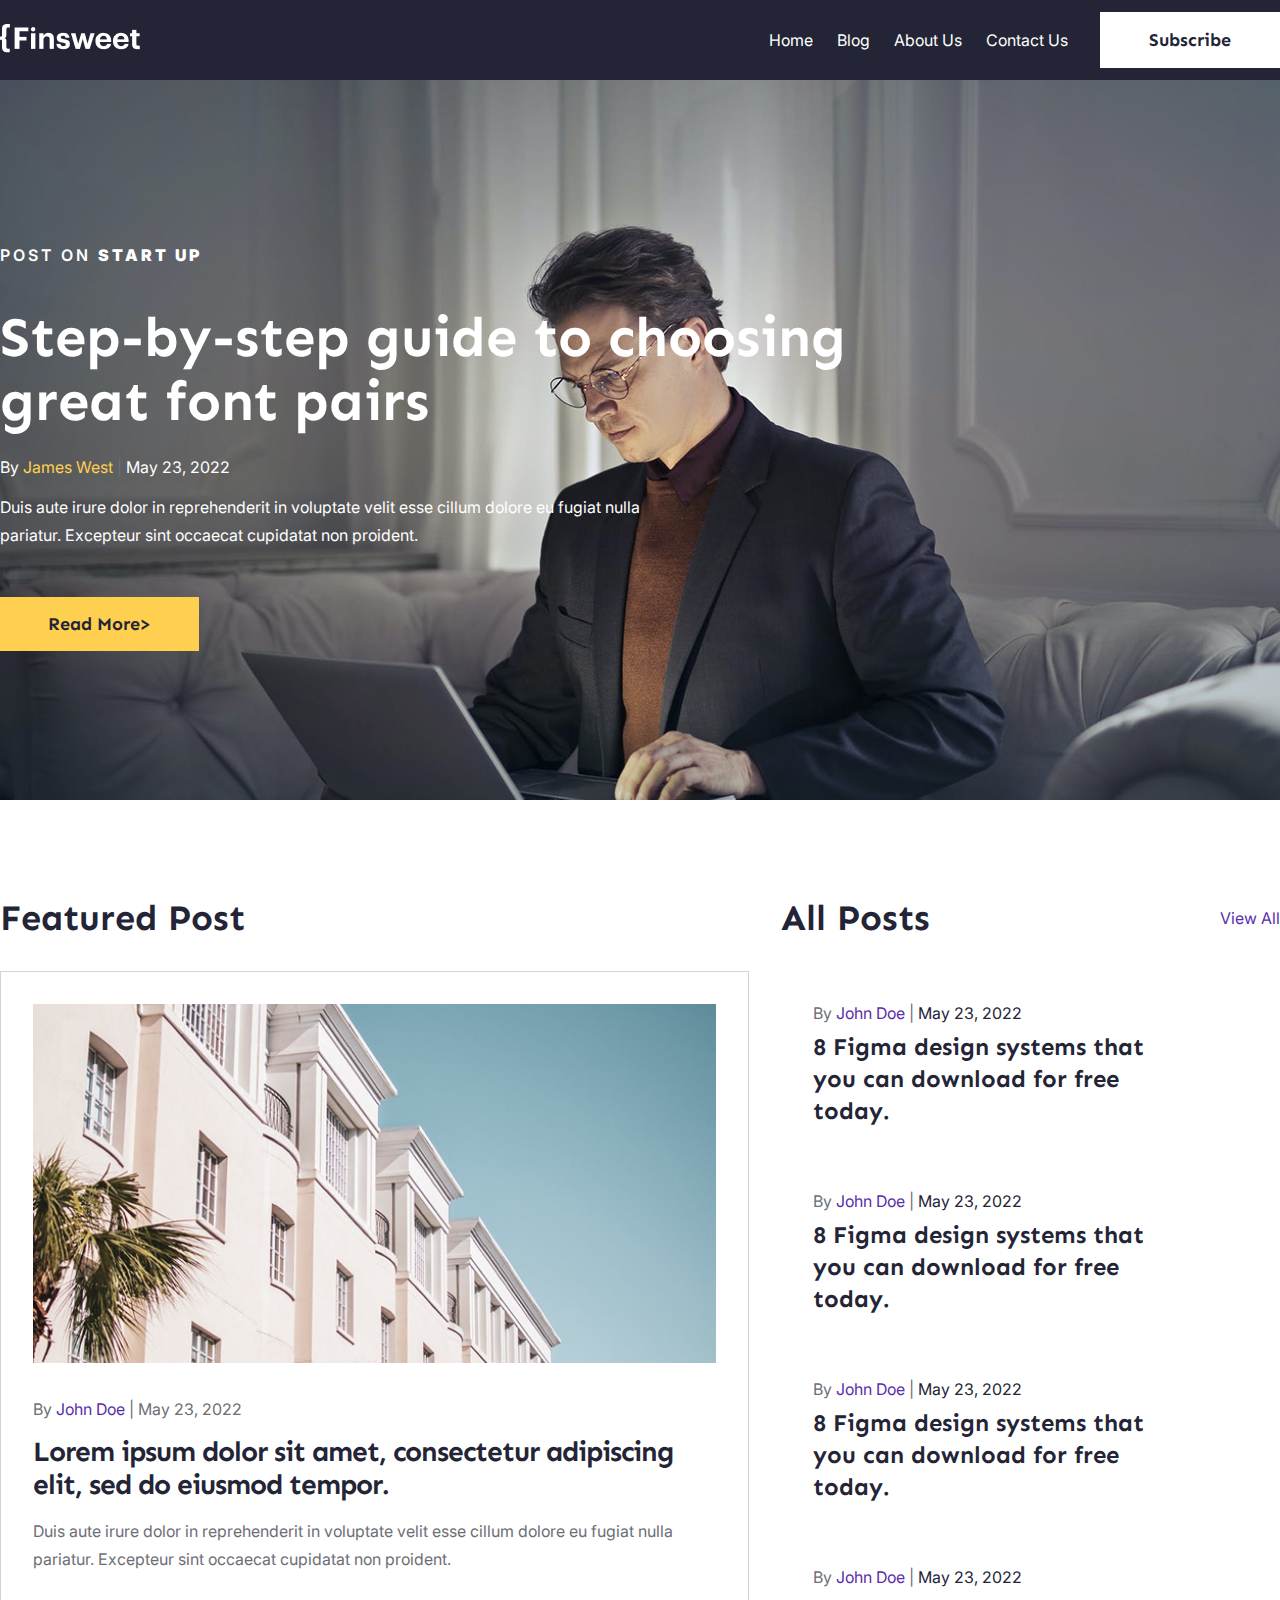
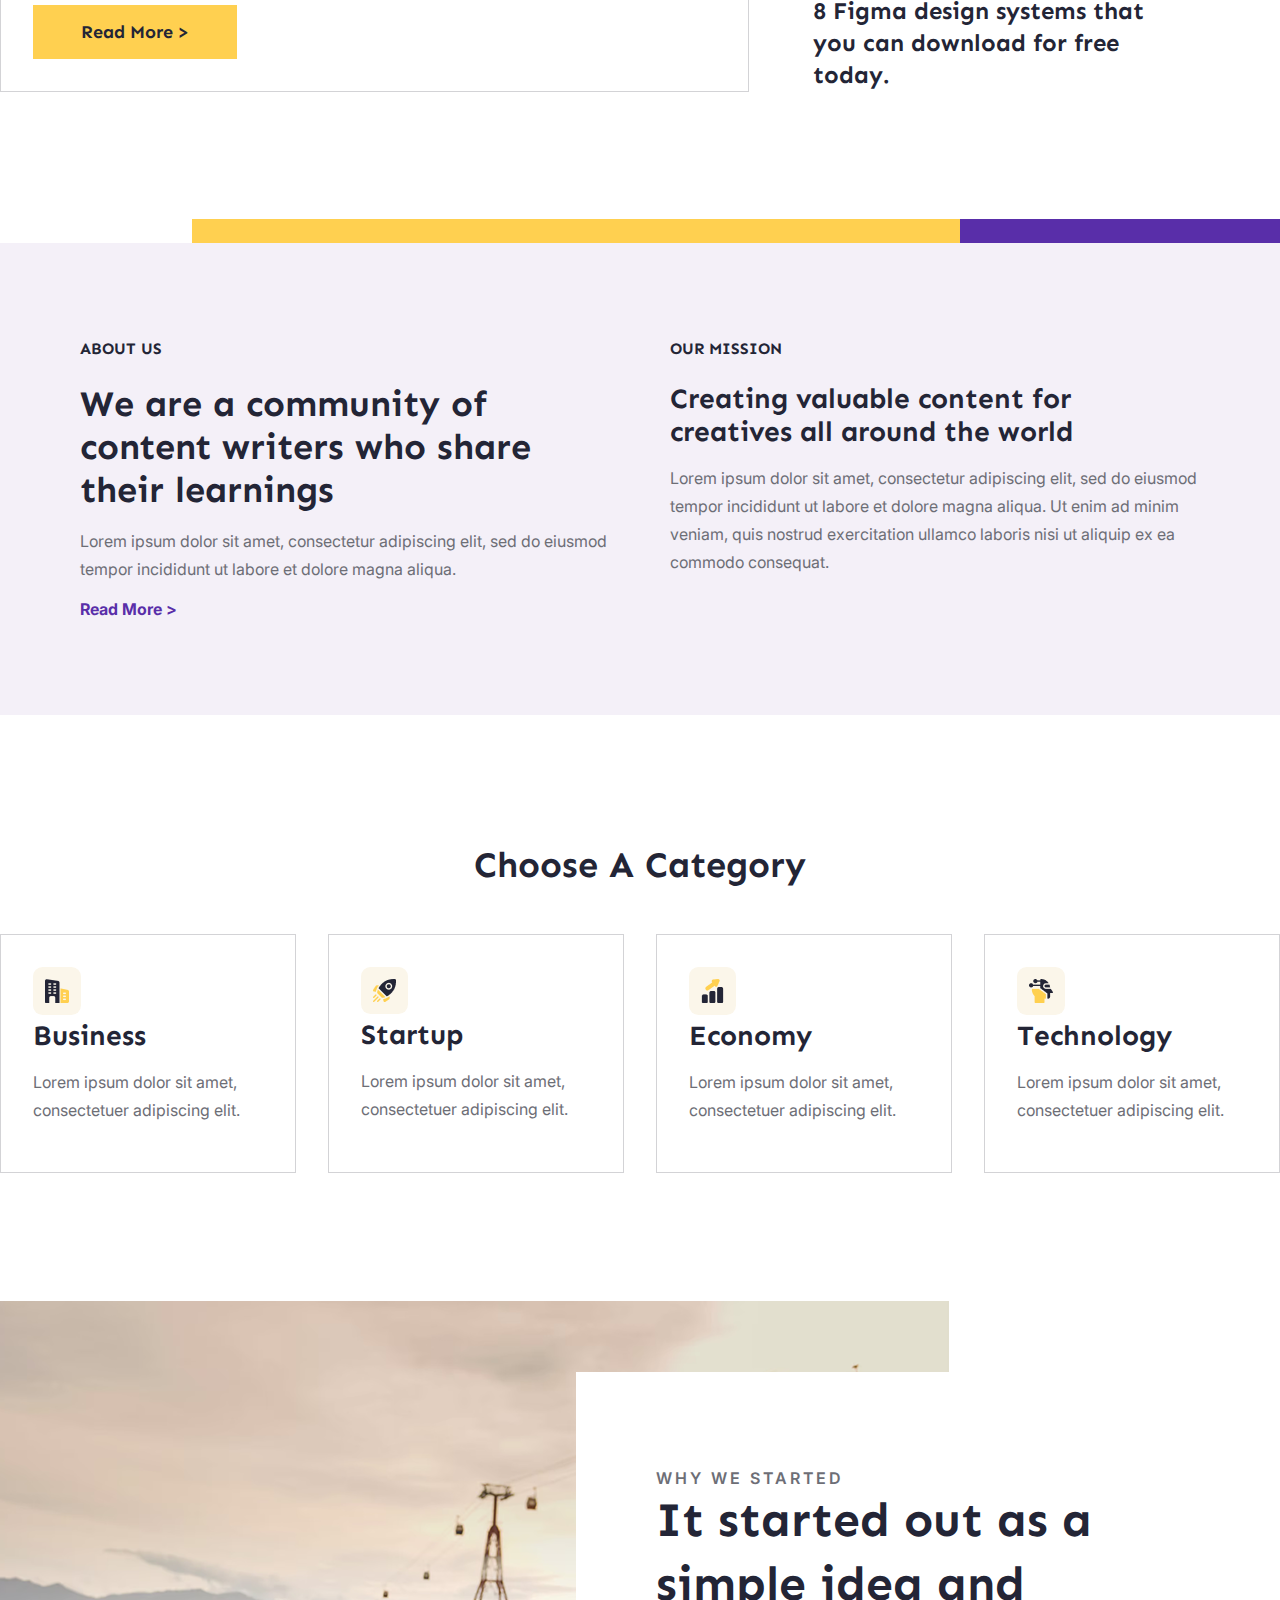
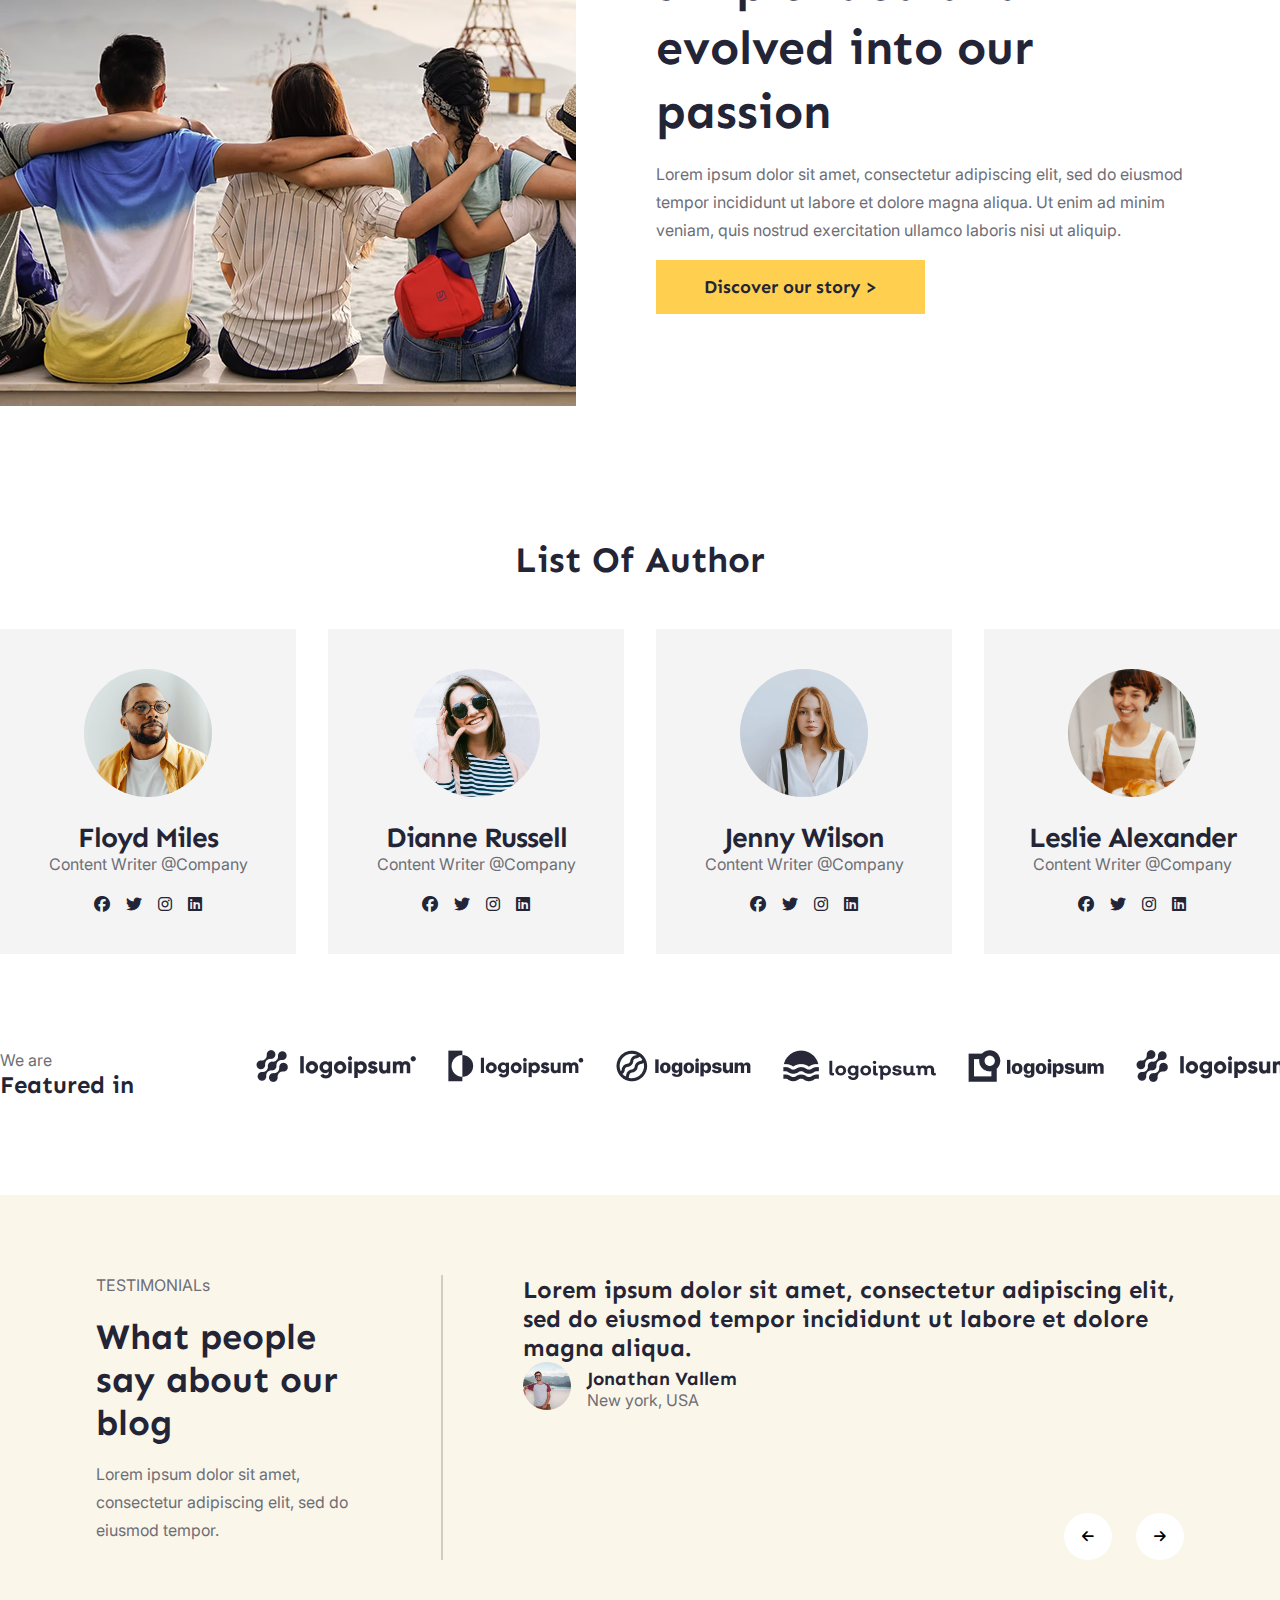
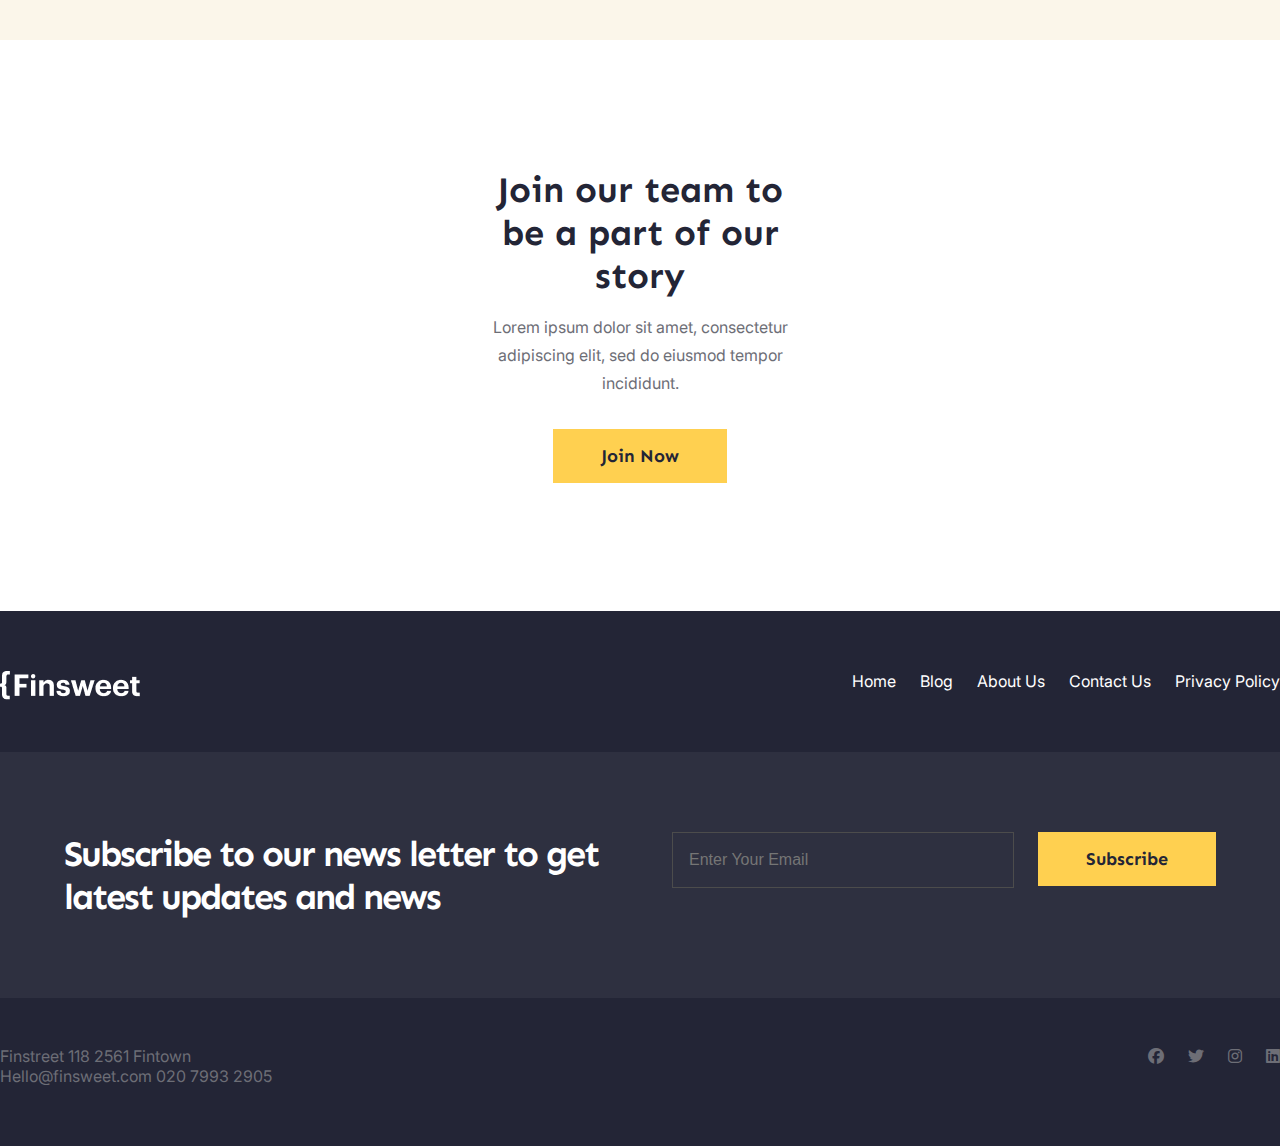
<file: index.html>
<!DOCTYPE html>
<html lang="en">
  <head>
    <meta charset="UTF-8" />
    <meta name="viewport" content="width=device-width, initial-scale=1.0" />
    <title>Blog Advanced</title>
    <link rel="stylesheet" href="assets/font.css" />
    <link rel="stylesheet" href="assets/styles.css" />
    <link rel="stylesheet" href="assets/responsive.css" />
    <link rel="stylesheet" href="assets/fontawesome/css/all.min.css" />
  </head>
  <body>
    <!-- header -->
    <header class="bg-black">
      <div class="container flex row-between items-center sm-py-3 md-py-3 py-3">
        <a href="index.html" rel="home" aria-label="Trang chủ">
          <img src="assets/images/logo.png" alt="logo" />
        </a>
        <div class="icon-bars">
          <i class="fa-solid fa-bars text-white"></i>
        </div>
        <div class="flex items-center gap-8 nav-links">
          <nav class="flex gap-6" aria-label="Menu">
            <a href="index.html" aria-current="page" class="text-white">Home</a>
            <a href="blog.html" aria-label="Read our blog" class="text-white">Blog</a>
            <a href="about-us.html" aria-label="Learn more about-us" class="text-white">About Us</a>
            <a href="contact-us.html" rel="help" aria-label="Contact us" class="text-white">Contact Us</a>
          </nav>
          <button class="btn-secondary">
            <span>Subscribe</span>
          </button>
        </div>
      </div>
    </header>
    <!-- end header -->
    <!-- hero section  -->
    <section class="bg-image flex items-center text-white">
      <div class="container text-white">
        <p class="sub-heading-2 text-white">
          POST ON <a href="category.html" class="text-white font-black">START UP</a>
        </p>
        <div class="w-2/3 sm-w-full">
          <h1 class="heading-display text-white py-6">
            Step-by-step guide to choosing great font pairs
          </h1>
        </div>
        <div>
          <span class="text-white"
            >By <a href="author.html" rel="author" class="text-primary">James West</a>
          </span>
          <span>|</span>
          <time datetime="2022-05-23">May 23, 2022</time>
        </div>
        <div class="w-50 sm-w-full">
          <p class="text-white">
            Duis aute irure dolor in reprehenderit in voluptate velit esse
            cillum dolore eu fugiat nulla pariatur. Excepteur sint occaecat
            cupidatat non proident.
          </p>
        </div>
        <div class="mt-12">
          <button class="btn-primary">
            <span>Read More></span>
          </button>
        </div>
      </div>
    </section>
    <!-- end hero section -->
    <!-- post  -->
    <section class="container list-post">
      <!-- featured post -->
      <div class="featured-post">
        <h2 class="heading-h2">Featured Post</h2>
        <article class="border p-8 mt-8">
          <div>
            <img
              src="assets/images/post/thumbnail.png"
              alt="Thumbnail Post"
              class="w-full"
            />
          </div>
          <div class="mt-8">
            <div>
              <span>By <a href="author.html" rel="author" class="text-secondary">John Doe</a> </span>
              <span>|</span>
              <time datetime="2022-05-23">May 23, 2022</time>
            </div>
            <h3 class="mt-4 heading-h3 -tracking-1">
              Lorem ipsum dolor sit amet, consectetur adipiscing elit, sed do
              eiusmod tempor.
            </h3>
            <p class="leading-7">
              Duis aute irure dolor in reprehenderit in voluptate velit esse
              cillum dolore eu fugiat nulla pariatur. Excepteur sint occaecat
              cupidatat non proident.
            </p>
          </div>
          <div class="mt-8">
            <button class="btn-primary">
              <span>
                Read More &gt;
              </span>
            </button>
          </div>
        </article>
      </div>
      <!-- end featured post -->
      <!-- all post -->
      <div class="all-post">
        <div class="flex row-between items-center">
          <h2 class="heading-h2">All Posts</h2>
          <a href="blog.html" class="text-secondary">View All</a>
        </div>
        <article class="item-post mt-8"> 
            <div>
              <span>By <a href="author.html" rel="author" class="text-secondary">John Doe</a> </span>
              <span>|</span>
              <time datetime="2022-05-23">May 23, 2022</time>
            </div>
            <a href="blog-post.html" rel="bookmark">
              <h4>8 Figma design systems that you can download for free today.</h4>
            </a>
        </article>
        <article class="item-post">
          <div>
            <span>By <a href="author.html" rel="author" class="text-secondary">John Doe</a> </span>
            <span>|</span>
            <time datetime="2022-05-23">May 23, 2022</time>
          </div>
          <a href="blog-post.html" rel="bookmark">
            <h4>8 Figma design systems that you can download for free today.</h4>
          </a>
        </article>
        <article class="item-post">
          <div>
            <span>By <a href="author.html" rel="author" class="text-secondary">John Doe</a> </span>
            <span>|</span>
            <time class="2022-05-23">May 23, 2022</time>
          </div>
          <a href="blog-post.html" rel="bookmark">
            <h4>8 Figma design systems that you can download for free today.</h4>
          </a>
        </article>
        <article class="item-post">
          <div>
            <span>By <a href="author.html" rel="author" class="text-secondary">John Doe</a> </span>
            <span>|</span>
            <time datetime="2022-05-23">May 23, 2022</time>
          </div>
         <a href="blog-post.html" rel="bookmark">
          <h4>8 Figma design systems that you can download for free today.</h4>
         </a>
        </article>
      </div>
      <!-- end all post  -->
    </section>
    <!-- end post  -->
    <!-- about us  -->
    <section class="container">
      <div class="flex">
        <div class="w-15"></div>
        <div class="bg-primary py-3 w-60"></div>
        <div class="bg-secondary py-3 w-25"></div>
      </div>
      <div class="section bg-lavender">
        <div class="about-us">
          <h4>ABOUT US</h4>
          <h2 class="heading-h2 mt-6">
            We are a community of content writers who share their learnings
          </h2>
          <p class="leading-7">
            Lorem ipsum dolor sit amet, consectetur adipiscing elit, sed do
            eiusmod tempor incididunt ut labore et dolore magna aliqua.
          </p>
          <a href="about-us.html" rel="bookmark" class="text-secondary font-bold">Read More &gt</a>
        </div>
        <div class="our-mission">
          <h4>OUR MISSION</h4>
          <h2 class="heading-h3 mt-6">
            Creating valuable content for creatives all around the world
          </h2>
          <p class="leading-7">
            Lorem ipsum dolor sit amet, consectetur adipiscing elit, sed do
            eiusmod tempor incididunt ut labore et dolore magna aliqua. Ut enim
            ad minim veniam, quis nostrud exercitation ullamco laboris nisi ut
            aliquip ex ea commodo consequat.
          </p>
        </div>
      </div>
    </section>
    <!-- end about us  -->
    <!-- choose a category -->
    <section class="container my-32 my-12">
      <h2 class="heading-h2 text-center">Choose A Category</h2>
      <div class="list-category">
        <div class="item-category">
          <a href="category.html">
            <div>
              <img
                src="assets/images/category/business.png"
                alt="icon category"
                class="icon"
                width="24px"
              />
            </div>
            <h3 class="heading-h3">Business</h3>
            <div>
              <p>Lorem ipsum dolor sit amet, consectetuer adipiscing elit.</p>
            </div>
          </a>
        </div>
        <div class="item-category">
          <a href="category.html">
            <div>
              <img
                src="assets/images/category/startup.png"
                alt="icon category"
                class="icon"
              />
            </div>
            <h3 class="heading-h3">Startup</h3>
            <p>Lorem ipsum dolor sit amet, consectetuer adipiscing elit.</p>
          </a>
        </div>
        <div class="item-category">
          <a href="category.html">
            <div>
              <img
                src="assets/images/category/economy.png"
                alt="icon category"
                class="icon"
              />
            </div>
            <h3 class="heading-h3">Economy</h3>
            <p>Lorem ipsum dolor sit amet, consectetuer adipiscing elit.</p>
          </a>
        </div>
        <div class="item-category">
          <a href="category.html">
            <div>
              <img
                src="assets/images/category/technology.png"
                alt="icon category"
                class="icon"
              />
            </div>
            <h3 class="heading-h3">Technology</h3>
            <p>Lorem ipsum dolor sit amet, consectetuer adipiscing elit.</p>
          </a>
        </div>
      </div>
    </section>
    <!-- end choose a category -->
    <!-- our story -->
    <section class="container">
      <div class="relative our-story">
        <img
          src="assets/images/our-story/thumbnail.png"
          alt="Thumbnail Our Story"
          class=""
        />
        <div class="our-story-content absolute bottom-0 right-0">
          <span class="tracking-3 font-medium">WHY WE STARTED</span>
          <h2 class="heading-h1">
            It started out as a simple idea and evolved into our passion
          </h2>
          <p class="leading-7">
            Lorem ipsum dolor sit amet, consectetur adipiscing elit, sed do
            eiusmod tempor incididunt ut labore et dolore magna aliqua. Ut enim
            ad minim veniam, quis nostrud exercitation ullamco laboris nisi ut
            aliquip.
          </p>
          <button class="btn-primary">
            <span>
              Discover our story &gt;
            </span>
          </button>
        </div>
      </div>
    </section>
    <!-- end our story -->
    <!-- list of author -->
    <section class="container mt-32 my-12">
      <h2 class="heading-h2 text-center">List Of Author</h2>
      <div class="grid-author mt-12">
        <div class="item-author">
          <div>
            <img
              src="assets/images/author/author-01.png"
              alt="Author"
              class="avatar"
            />
          </div>
          <div class="py-5">
            <a href="author.html" rel="author">
              <h3 class="heading-h3 -tracking-1">Floyd Miles</h3>
              <span>Content Writer @Company</span>
            </a>
          </div>
          <div class="flex gap-4 row-center text-black">
            <a href="#" rel="icon">
              <i class="fa-brands fa-facebook text-black icon-social"></i>
            </a>
            <a href="#" rel="icon">
              <i class="fa-brands fa-twitter text-black icon-social"></i>
            </a>
            <a href="#" rel="icon">
              <i class="fa-brands fa-instagram text-black icon-social"></i>
            </a>
            <a href="#" rel="icon">
              <i class="fa-brands fa-linkedin text-black icon-social"></i>
            </a>
          </div>
        </div>
        <div class="item-author">
          <div>
            <img
              src="assets/images/author/author-02.png"
              alt="Author"
              class="avatar"
            />
          </div>
          <div class="py-5">
            <a href="author.html" rel="author">
              <h3 class="heading-h3 -tracking-1">Dianne Russell</h3>
              <span>Content Writer @Company</span>
            </a>
          </div>
          <div class="flex gap-4 row-center text-black">
            <a href="#" rel="icon">
              <i class="fa-brands fa-facebook text-black icon-social"></i>
            </a>
            <a href="#" rel="icon">
              <i class="fa-brands fa-twitter text-black icon-social"></i>
            </a>
            <a href="#" rel="icon">
              <i class="fa-brands fa-instagram text-black icon-social"></i>
            </a>
            <a href="#" rel="icon">
              <i class="fa-brands fa-linkedin text-black icon-social"></i>
            </a>
          </div>
        </div>
        <div class="item-author">
          <div>
            <img
              src="assets/images/author/author-03.png"
              alt="Author"
              class="avatar"
            />
          </div>
          <div class="py-5">
            <a href="author.html" rel="author">
              <h3 class="heading-h3 -tracking-1">Jenny Wilson</h3>
              <span>Content Writer @Company</span>
            </a>
          </div>
          <div class="flex gap-4 row-center text-black">
            <a href="#" rel="icon">
              <i class="fa-brands fa-facebook text-black icon-social"></i>
            </a>
            <a href="#" rel="icon">
              <i class="fa-brands fa-twitter text-black icon-social"></i>
            </a>
            <a href="#" rel="icon">
              <i class="fa-brands fa-instagram text-black icon-social"></i>
            </a>
            <a href="#" rel="icon">
              <i class="fa-brands fa-linkedin text-black icon-social"></i>
            </a>
          </div>
        </div>
        <div class="item-author">
          <div>
            <img
              src="assets/images/author/author-04.png"
              alt="Author"
              class="avatar"
            />
          </div>
          <div class="py-5">
            <a href="author.html" rel="author">
              <h3 class="heading-h3 -tracking-1">Leslie Alexander</h3>
              <span>Content Writer @Company</span>
            </a>
          </div>
          <div class="flex gap-4 row-center text-black icon-social">
            <a href="#" rel="icon">
              <i class="fa-brands fa-facebook text-black icon-social icon-social"></i>
            </a>
            <a href="#" rel="icon">
              <i class="fa-brands fa-twitter text-black icon-social"></i>
            </a>
            <a href="#" rel="icon">
              <i class="fa-brands fa-instagram text-black icon-social"></i>
            </a>
            <a href="#" rel="icon">
              <i class="fa-brands fa-linkedin text-black icon-social"></i>
            </a>
          </div>
        </div>
      </div>
    </section>
    <!-- end list of author  -->
    <!-- list blog (website) -->
    <h4 class="text-center title heading-h4">We Are Featured In</h4>
    <section class="container list-blog my-24">
      <div class="sm-hidden">
        <span>We are</span>
        <h4 class="heading-h4">Featured in</h4>
      </div>
      <div class="marquee w-80">
        <div class="marquee-content">
            <img src="assets/images/logo-forum/logo-01.png" alt="logo forum" />
            <img src="assets/images/logo-forum/logo-02.png" alt="logo forum" />
            <img src="assets/images/logo-forum/logo-03.png" alt="logo forum" />
            <img src="assets/images/logo-forum/logo-04.png" alt="logo forum" />
            <img src="assets/images/logo-forum/logo-05.png" alt="logo forum" />
            <img src="assets/images/logo-forum/logo-01.png" alt="logo forum" />
            <img src="assets/images/logo-forum/logo-02.png" alt="logo forum" />
            <img src="assets/images/logo-forum/logo-03.png" alt="logo forum" />
            <img src="assets/images/logo-forum/logo-04.png" alt="logo forum" />
            <img src="assets/images/logo-forum/logo-05.png" alt="logo forum" />
        </div>
      </div>
      </div>
    </section>
    <!-- end list blog (website) -->
    <!-- feedback -->
    <section class="container bg-light-yellow my-12">
      <div class="feedback">
        <div class="w-40">
          <span>TESTIMONIALs</span>
          <h2 class="heading-h2 mt-5">What people say about our blog</h2>
          <p class="leading-7">
            Lorem ipsum dolor sit amet, consectetur adipiscing elit, sed do
            eiusmod tempor.
          </p>
        </div>
        <div class="border"></div>
        <div class="carousel">
          <div class="carousel-content">
            <div class="carousel-item">
              <div class="flex-col row-between">
                <div>
                  <h4 class="heading-h4">
                    Lorem ipsum dolor sit amet, consectetur adipiscing elit, sed do
                    eiusmod tempor incididunt ut labore et dolore magna aliqua.
                  </h4>
                </div>
                <div class="flex gap-4 items-center sm-py-5">
                  <a href="author.html">
                    <img
                      src="assets/images/feedback/reader-01.png"
                      alt="author"
                      class="avatar-reader"
                    />
                  </a>
                  <a href="author.html">
                    <h3>Jonathan Vallem</h3>
                    <span>New york, USA</span>
                  </a>
                </div>
              </div>
            </div>
            <div class="carousel-item">
              <h2>Silde 2</h2>
            </div>
            <div class="carousel-item">
              <h2>Silde 3</h2>
            </div>
          </div>
          <div class="flex items-center gap-6 absolute right-0 bottom-0">
            <button class="btn-prev-slide">
              <i class="fa-solid fa-arrow-left"></i>
            </button>
            <button class="btn-next-slide">
              <i class="fa-solid fa-arrow-right"></i>
            </button>
          </div>
          
        </div>
        <!-- <div class="flex-col row-between w-60">
          <div>
            <h4 class="heading-h4">
              Lorem ipsum dolor sit amet, consectetur adipiscing elit, sed do
              eiusmod tempor incididunt ut labore et dolore magna aliqua.
            </h4>
          </div>
          <div class="flex row-between items-center sm-py-5">
            <div class="flex gap-4 items-center">
              <a href="author.html">
                <img
                  src="assets/images/feedback/reader-01.png"
                  alt="author"
                  class="avatar-reader"
                />
              </a>
              <a href="author.html">
                <h3>Jonathan Vallem</h3>
                <span>New york, USA</span>
              </a>
            </div>
            <div class="flex gap-6">
              <button class="btn-arrow">
                <i class="fa-solid fa-arrow-left"></i>
              </button>
              <button class="btn-arrow">
                <i class="fa-solid fa-arrow-right"></i>
              </button>
            </div>
          </div>
        </div> -->
      </div>
    </section>
    <!-- end feedback  -->
    <!-- join our team -->
    <section class="container w-25 md-w-full text-center my-32">
      <h2 class="heading-h2">Join our team to be a part of our story</h2>
      <p>
        Lorem ipsum dolor sit amet, consectetur adipiscing elit, sed do eiusmod
        tempor incididunt.
      </p>
      <button class="btn-primary mt-4"><span>Join Now</span></button>
    </section>
    <!-- end join our team  -->
    <!-- footer  -->
    <footer class="bg-black py-15 mt-12">
      <div class="container">
        <div class="footer-top">
          <a href="index.html" rel="home" aria-label="Go to home">
            <img src="assets/images/logo.png" alt="logo" />
          </a>
          <nav class="nav-footer">
            <a href="index.html" rel="home" aria-current="page" class="text-white">Home</a>
            <a href="blog.html" rel="bookmark" aria-label="Read our blog" class="text-white">Blog</a>
            <a href="about-us.html" aria-label="Learn more about us" class="text-white">About Us</a>
            <a href="contact-us.html" rel="help" aria-label="Contact us"  class="text-white">Contact Us</a>
            <a href="privacy-policy.html" rel="privacy-policy" aria-label="View privacy policy" class="text-white">Privacy Policy</a>
          </nav>
        </div>
        <div class="bg-white-5">
          <div class="newsletter-content">
              <div class="w-50 md-w-full">
                <h2 class="heading-h2 text-white -tracking-2">Subscribe to our news letter to get latest updates and news</h2>
              </div>
              <div class="newsletter-form w-50 md-w-full">
                  <div class="w-full">
                    <input type="email" placeholder="Enter Your Email" class="email-input w-full">
                  </div>
                  <div>
                    <button class="btn-primary">
                      <span>Subscribe</span>
                    </button>
                  </div>
              </div>
          </div>
        </div>
        <div class="social">
          <div class="">
            <address>Finstreet 118 2561 Fintown</address>
            <div>
              <a href="mailto:Hello@finsweet.com">Hello@finsweet.com</a>
              <a href="tel:+02079932905">020 7993 2905</a>
            </div>
          </div>
          <div class="flex gap-6 row-center text-medium-gray">
            <a href="#" rel="icon">
              <i class="fa-brands fa-facebook text-medium-gray icon-social"></i>
            </a>
            <a href="#" rel="icon">
              <i class="fa-brands fa-twitter text-medium-gray icon-social"></i>
            </a>
            <a href="#" rel="icon">
              <i class="fa-brands fa-instagram text-medium-gray icon-social"></i>
            </a>
            <a href="#" rel="icon">
              <i class="fa-brands fa-linkedin text-medium-gray icon-social"></i>
            </a>
          </div>
        </div>
      </div>
    </footer>
    <!-- end footer  -->
     <script src="assets/js/carousel.js"></script>
  </body>
</html>
</file>
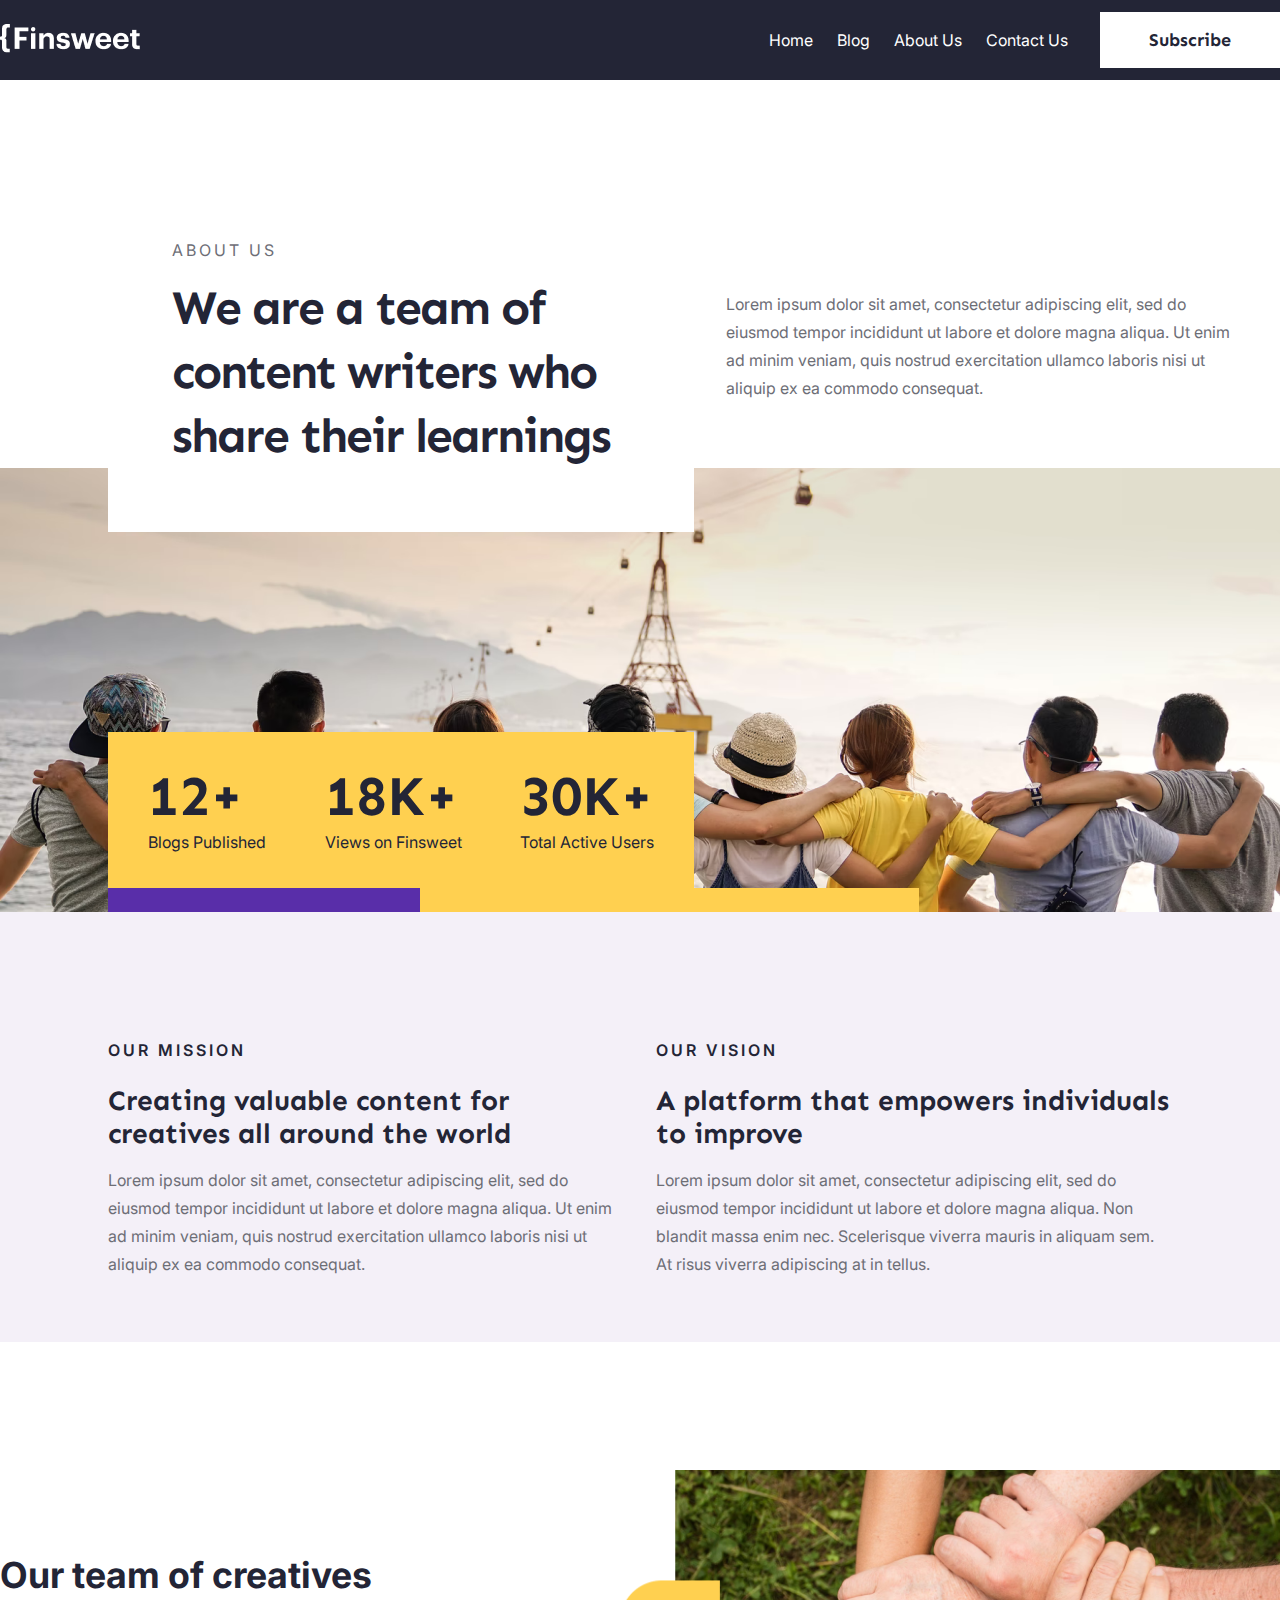
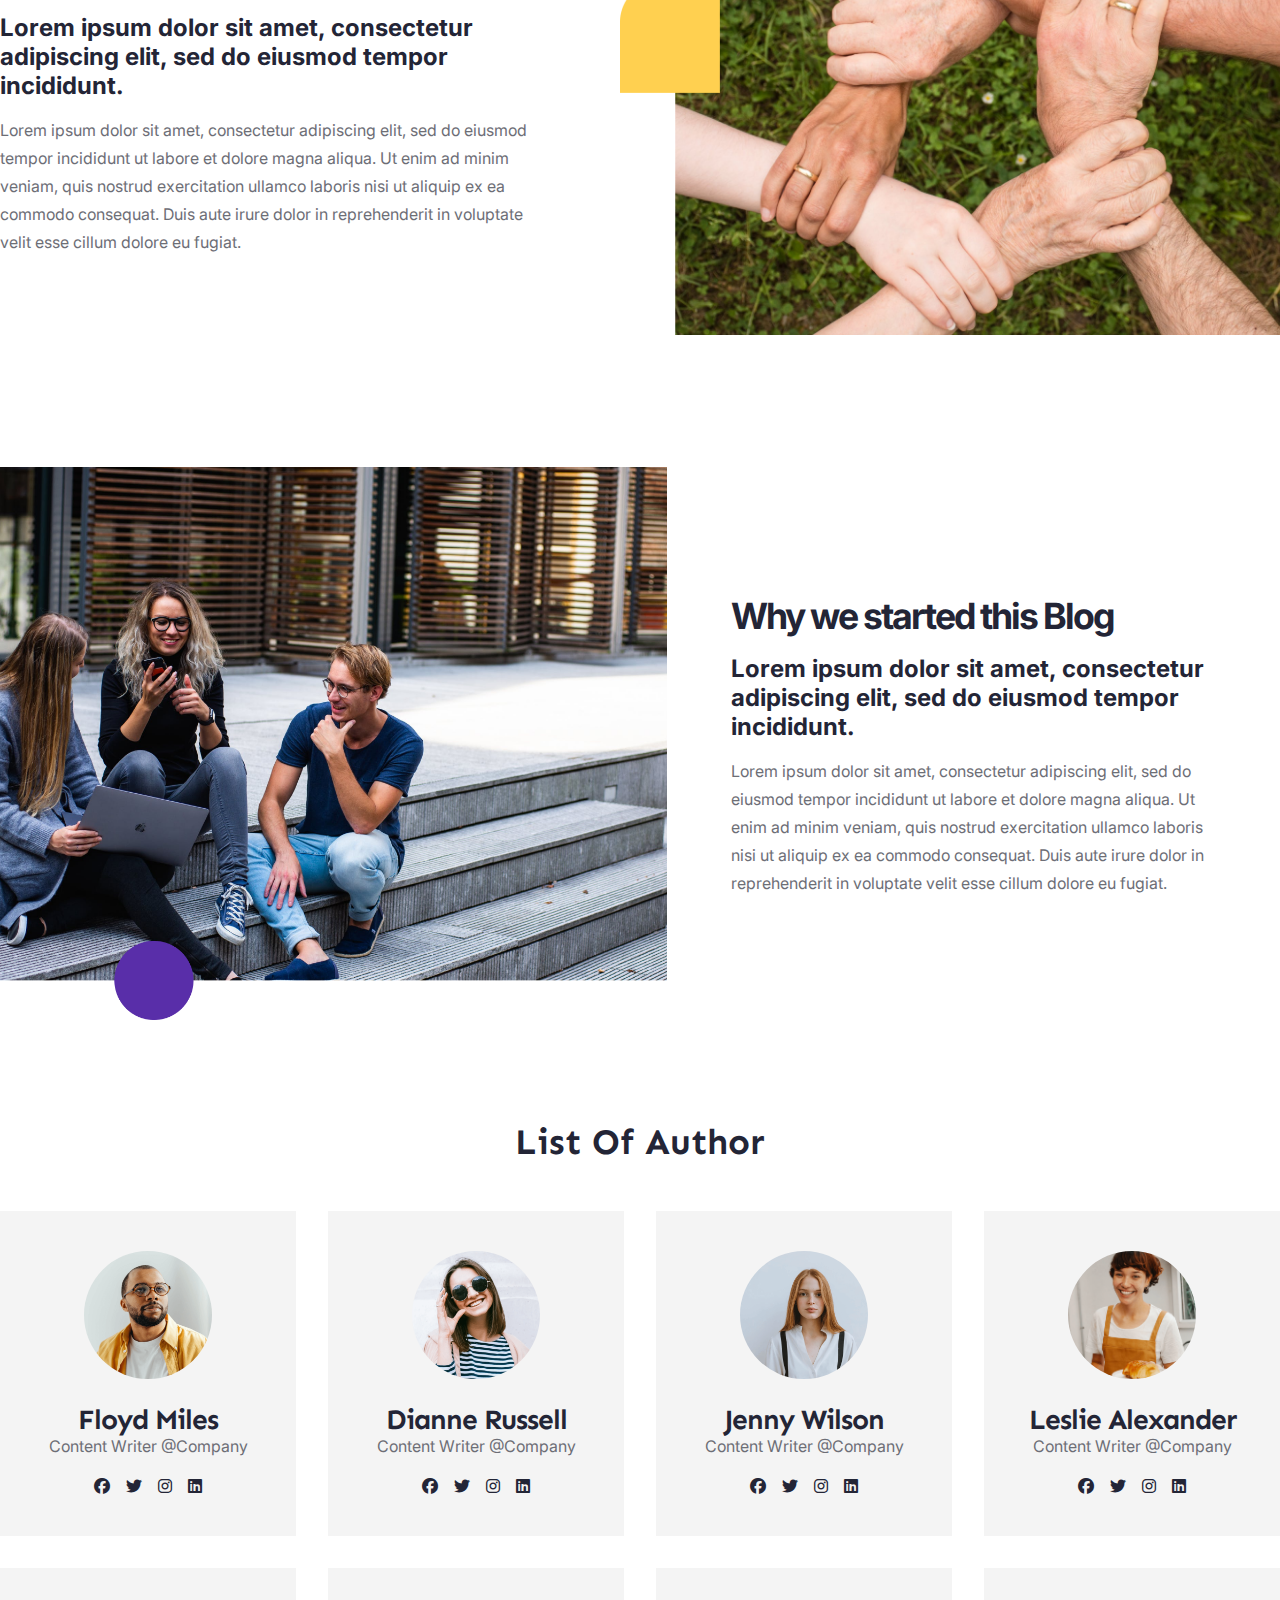
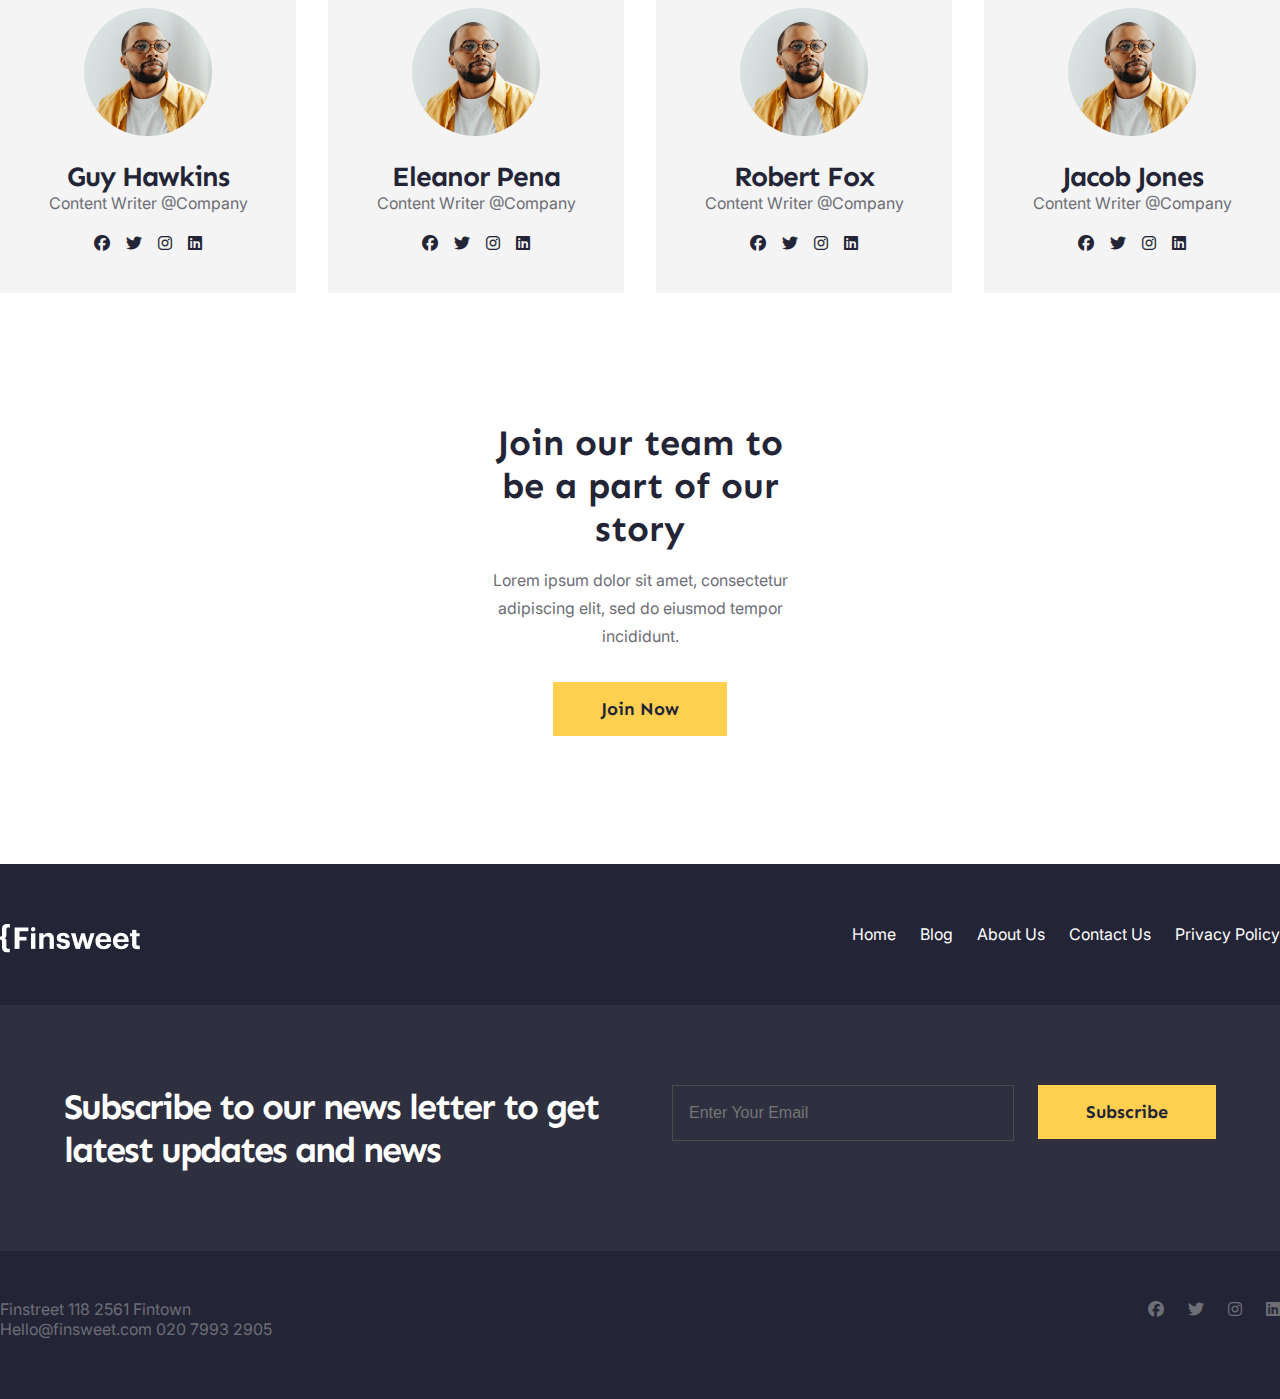
<file: about-us.html>
<!DOCTYPE html>
<html lang="en">
  <head>
    <meta charset="UTF-8" />
    <meta name="viewport" content="width=device-width, initial-scale=1.0" />
    <title>About Us</title>
    <link rel="stylesheet" href="assets/font.css" />
    <link rel="stylesheet" href="assets/styles.css" />
    <link rel="stylesheet" href="assets/responsive.css" />
    <link rel="stylesheet" href="assets/fontawesome/css/all.min.css" />
  </head>
  <body>
    <!-- header -->
    <header class="bg-black">
      <div class="container flex row-between items-center sm-py-3 md-py-3 py-3">
        <a href="index.html" rel="home" aria-label="Trang chủ">
          <img src="assets/images/logo.png" alt="logo" />
        </a>
        <div class="icon-bars">
          <i class="fa-solid fa-bars text-white"></i>
        </div>
        <div class="flex items-center gap-8 nav-links">
          <nav class="flex gap-6" aria-label="Menu">
            <a href="index.html" aria-current="page" class="text-white">Home</a>
            <a href="blog.html" aria-label="Read our blog" class="text-white"
              >Blog</a
            >
            <a
              href="about-us.html"
              aria-label="Learn more about-us"
              class="text-white"
              >About Us</a
            >
            <a
              href="contact-us.html"
              rel="help"
              aria-label="Contact us"
              class="text-white"
              >Contact Us</a
            >
          </nav>
          <button class="btn-secondary">
            <span>Subscribe</span>
          </button>
        </div>
      </div>
    </header>
    <!-- end header -->
    <!-- about us  -->
    <div class="container mt-4">
      <div
        class="flex md-block items-center md-ml-0 ml-27 relative md-bottom-0 -bottom-16 z-index-1"
      >
        <section class="bg-white w-50 md-w-full md-px-0 p-16">
          <p class="sub-heading">About us</p>
          <h1 class="heading-h1 -tracking-2">
            We are a team of content writers who share their learnings
          </h1>
          <p class="hidden md-block">
            Lorem ipsum dolor sit amet, consectetur adipiscing elit, sed do
            eiusmod tempor incididunt ut labore et dolore magna aliqua. Ut enim
            ad minim veniam, quis nostrud exercitation ullamco laboris nisi ut
            aliquip ex ea commodo consequat.
          </p>
        </section>
        <section class="w-50 md-hidden p-8">
          <p>
            Lorem ipsum dolor sit amet, consectetur adipiscing elit, sed do
            eiusmod tempor incididunt ut labore et dolore magna aliqua. Ut enim
            ad minim veniam, quis nostrud exercitation ullamco laboris nisi ut
            aliquip ex ea commodo consequat.
          </p>
        </section>
      </div>
      <div class="bg-about-us flex-col row-end">
        <div class="ml-27 md-ml-0 flex">
          <div
            class="w-50 md-w-full flex bg-primary grow-0 row-between py-8 px-10 md-px-3 md-py-5"
          >
            <section>
              <h2 class="heading-display">12+</h2>
              <p class="m-0 text-black">Blogs Published</p>
            </section>
            <section>
              <h2 class="heading-display">18K+</h2>
              <p class="m-0 text-black">Views on Finsweet</p>
            </section>
            <section>
              <h2 class="heading-display">30K+</h2>
              <p class="m-0 text-black">Total Active Users</p>
            </section>
          </div>
        </div>
        <div class="introduce ml-27 md-ml-0 md-hidden"></div>
      </div>
    </div>
    <!-- end about us  -->
    <!-- our mission  -->
    <div class="container bg-lavender">
      <div class="flex md-block px-27 sm-px-5 gap-8 pt-32 pb-12">
        <div class="w-50 md-w-full">
          <h4 class="sub-heading-2">OUR MISSION</h4>
          <h2 class="heading-h3 mt-6">
            Creating valuable content for creatives all around the world
          </h2>
          <p class="leading-7">
            Lorem ipsum dolor sit amet, consectetur adipiscing elit, sed do
            eiusmod tempor incididunt ut labore et dolore magna aliqua. Ut enim
            ad minim veniam, quis nostrud exercitation ullamco laboris nisi ut
            aliquip ex ea commodo consequat.
          </p>
        </div>
        <div class="w-50 md-w-full">
          <h4 class="sub-heading-2">OUR VISION</h4>
          <h2 class="heading-h3 mt-6">
            A platform that empowers individuals to improve
          </h2>
          <p class="leading-7">
            Lorem ipsum dolor sit amet, consectetur adipiscing elit, sed do
            eiusmod tempor incididunt ut labore et dolore magna aliqua. Non
            blandit massa enim nec. Scelerisque viverra mauris in aliquam sem.
            At risus viverra adipiscing at in tellus.
          </p>
        </div>
      </div>
    </div>
    <!-- end our mission  -->
    <!-- our team of creatives  -->
    <div class="flex md-block gap-20 items-center container py-32">
      <section class="w-45 md-w-full flex-col gap-4 md-my-10">
        <div class="hidden md-block">
          <img
            src="assets/images/about-us/thumbnail.png"
            alt="thumbnail"
            class="w-full"
          />
        </div>
        <div>
          <a href="#" class="heading-h2 md-py-5 text-black">
            Our team of creatives
          </a>
        </div>
        <div>
          <a href="#" class="heading-h4 text-black mt-4">
            Lorem ipsum dolor sit amet, consectetur adipiscing elit, sed do
            eiusmod tempor incididunt.
          </a>
        </div>
        <p class="m-0">
          Lorem ipsum dolor sit amet, consectetur adipiscing elit, sed do
          eiusmod tempor incididunt ut labore et dolore magna aliqua. Ut enim ad
          minim veniam, quis nostrud exercitation ullamco laboris nisi ut
          aliquip ex ea commodo consequat. Duis aute irure dolor in
          reprehenderit in voluptate velit esse cillum dolore eu fugiat.
        </p>
      </section>
      <section class="w-55 md-hidden">
        <img
          src="assets/images/about-us/thumbnail.png"
          alt="thumbnail"
          class="w-full"
        />
      </section>
    </div>
    <!-- end our team of creatives  -->
    <!-- why we started  -->
    <div class="container flex md-block items-center gap-16">
      <section class="w-55 md-w-full">
        <img
          src="assets/images/about-us/thumbnail-2.png"
          alt="thumbnail"
          class="w-full"
        />
      </section>
      <section class="w-45 md-w-full md-pr-0 pr-18 flex-col gap-4">
        <div>
          <a href="#" class="heading-h2 -tracking-2 md-py-5 text-black">
            Why we started this Blog
          </a>
        </div>
        <div>
          <a href="#" class="heading-h4 mt-4 text-black">
            Lorem ipsum dolor sit amet, consectetur adipiscing elit, sed do
            eiusmod tempor incididunt.
          </a>
        </div>
        <p class="m-0">
          Lorem ipsum dolor sit amet, consectetur adipiscing elit, sed do
          eiusmod tempor incididunt ut labore et dolore magna aliqua. Ut enim ad
          minim veniam, quis nostrud exercitation ullamco laboris nisi ut
          aliquip ex ea commodo consequat. Duis aute irure dolor in
          reprehenderit in voluptate velit esse cillum dolore eu fugiat.
        </p>
      </section>
    </div>
    <!-- end why we started  -->

    <!-- list of author  -->
    <div class="container mt-24 md-mt-10">
      <h2 class="heading-h2 text-center">List Of Author</h2>
      <div class="grid grid-cols-4 md-grid-cols-2 sm-grid-cols-1 gap-8 mt-12">
        <section class="item-author">
          <div>
            <img
              src="assets/images/author/author-01.png"
              alt="Author"
              class="avatar"
            />
          </div>
          <div class="py-5">
            <a href="author.html" rel="author">
              <h3 class="heading-h3 -tracking-1">Floyd Miles</h3>
              <span>Content Writer @Company</span>
            </a>
          </div>
          <div class="flex gap-4 row-center text-black">
            <a href="#" rel="icon">
              <i class="fa-brands fa-facebook text-black"></i>
            </a>
            <a href="#" rel="icon">
              <i class="fa-brands fa-twitter text-black"></i>
            </a>
            <a href="#" rel="icon">
              <i class="fa-brands fa-instagram text-black"></i>
            </a>
            <a href="#" rel="icon">
              <i class="fa-brands fa-linkedin text-black"></i>
            </a>
          </div>
        </section>
        <section class="item-author">
          <div>
            <img
              src="assets/images/author/author-02.png"
              alt="Author"
              class="avatar"
            />
          </div>
          <div class="py-5">
            <a href="author.html" rel="author">
              <h3 class="heading-h3 -tracking-1">Dianne Russell</h3>
              <span>Content Writer @Company</span>
            </a>
          </div>
          <div class="flex gap-4 row-center text-black">
            <a href="#" rel="icon">
              <i class="fa-brands fa-facebook text-black"></i>
            </a>
            <a href="#" rel="icon">
              <i class="fa-brands fa-twitter text-black"></i>
            </a>
            <a href="#" rel="icon">
              <i class="fa-brands fa-instagram text-black"></i>
            </a>
            <a href="#" rel="icon">
              <i class="fa-brands fa-linkedin text-black"></i>
            </a>
          </div>
        </section>
        <section class="item-author">
          <div>
            <img
              src="assets/images/author/author-03.png"
              alt="Author"
              class="avatar"
            />
          </div>
          <div class="py-5">
            <a href="author.html" rel="author">
              <h3 class="heading-h3 -tracking-1">Jenny Wilson</h3>
              <span>Content Writer @Company</span>
            </a>
          </div>
          <div class="flex gap-4 row-center text-black">
            <a href="#" rel="icon">
              <i class="fa-brands fa-facebook text-black"></i>
            </a>
            <a href="#" rel="icon">
              <i class="fa-brands fa-twitter text-black"></i>
            </a>
            <a href="#" rel="icon">
              <i class="fa-brands fa-instagram text-black"></i>
            </a>
            <a href="#" rel="icon">
              <i class="fa-brands fa-linkedin text-black"></i>
            </a>
          </div>
        </section>
        <section class="item-author">
          <div>
            <img
              src="assets/images/author/author-04.png"
              alt="Author"
              class="avatar"
            />
          </div>
          <div class="py-5">
            <a href="author.html" rel="author">
              <h3 class="heading-h3 -tracking-1">Leslie Alexander</h3>
              <span>Content Writer @Company</span>
            </a>
          </div>
          <div class="flex gap-4 row-center text-black">
            <a href="#" rel="icon">
              <i class="fa-brands fa-facebook text-black"></i>
            </a>
            <a href="#" rel="icon">
              <i class="fa-brands fa-twitter text-black"></i>
            </a>
            <a href="#" rel="icon">
              <i class="fa-brands fa-instagram text-black"></i>
            </a>
            <a href="#" rel="icon">
              <i class="fa-brands fa-linkedin text-black"></i>
            </a>
          </div>
        </section>
        <section class="item-author">
          <div>
            <img
              src="assets/images/author/author-01.png"
              alt="Author"
              class="avatar"
            />
          </div>
          <div class="py-5">
            <a href="author.html" rel="author">
              <h3 class="heading-h3 -tracking-1">Guy Hawkins</h3>
              <span>Content Writer @Company</span>
            </a>
          </div>
          <div class="flex gap-4 row-center text-black">
            <a href="#" rel="icon">
              <i class="fa-brands fa-facebook text-black"></i>
            </a>
            <a href="#" rel="icon">
              <i class="fa-brands fa-twitter text-black"></i>
            </a>
            <a href="#" rel="icon">
              <i class="fa-brands fa-instagram text-black"></i>
            </a>
            <a href="#" rel="icon">
              <i class="fa-brands fa-linkedin text-black"></i>
            </a>
          </div>
        </section>
        <section class="item-author">
          <div>
            <img
              src="assets/images/author/author-01.png"
              alt="Author"
              class="avatar"
            />
          </div>
          <div class="py-5">
            <a href="author.html" rel="author">
              <h3 class="heading-h3 -tracking-1">Eleanor Pena</h3>
              <span>Content Writer @Company</span>
            </a>
          </div>
          <div class="flex gap-4 row-center text-black">
            <a href="#" rel="icon">
              <i class="fa-brands fa-facebook text-black"></i>
            </a>
            <a href="#" rel="icon">
              <i class="fa-brands fa-twitter text-black"></i>
            </a>
            <a href="#" rel="icon">
              <i class="fa-brands fa-instagram text-black"></i>
            </a>
            <a href="#" rel="icon">
              <i class="fa-brands fa-linkedin text-black"></i>
            </a>
          </div>
        </section>
        <section class="item-author">
          <div>
            <img
              src="assets/images/author/author-01.png"
              alt="Author"
              class="avatar"
            />
          </div>
          <div class="py-5">
            <a href="author.html" rel="author">
              <h3 class="heading-h3 -tracking-1">Robert Fox</h3>
              <span>Content Writer @Company</span>
            </a>
          </div>
          <div class="flex gap-4 row-center text-black">
            <a href="#" rel="icon">
              <i class="fa-brands fa-facebook text-black"></i>
            </a>
            <a href="#" rel="icon">
              <i class="fa-brands fa-twitter text-black"></i>
            </a>
            <a href="#" rel="icon">
              <i class="fa-brands fa-instagram text-black"></i>
            </a>
            <a href="#" rel="icon">
              <i class="fa-brands fa-linkedin text-black"></i>
            </a>
          </div>
        </section>
        <section class="item-author">
          <div>
            <img
              src="assets/images/author/author-01.png"
              alt="Author"
              class="avatar"
            />
          </div>
          <div class="py-5">
            <a href="author.html" rel="author">
              <h3 class="heading-h3 -tracking-1">Jacob Jones</h3>
              <span>Content Writer @Company</span>
            </a>
          </div>
          <div class="flex gap-4 row-center text-black">
            <a href="#" rel="icon">
              <i class="fa-brands fa-facebook text-black"></i>
            </a>
            <a href="#" rel="icon">
              <i class="fa-brands fa-twitter text-black"></i>
            </a>
            <a href="#" rel="icon">
              <i class="fa-brands fa-instagram text-black"></i>
            </a>
            <a href="#" rel="icon">
              <i class="fa-brands fa-linkedin text-black"></i>
            </a>
          </div>
        </section>
      </div>
    </div>
    <!-- end list of author  -->

    <!-- join our team -->
    <section class="container w-25 md-w-full text-center md-my-10 my-32">
      <h2 class="heading-h2">Join our team to be a part of our story</h2>
      <p>
        Lorem ipsum dolor sit amet, consectetur adipiscing elit, sed do eiusmod
        tempor incididunt.
      </p>
      <button class="btn-primary mt-4">
        <span>Join Now</span>
      </button>
    </section>
    <!-- end join our team  -->
    <!-- footer  -->
    <footer class="bg-black py-15 mt-12">
      <div class="container">
        <div class="footer-top">
          <a href="index.html" rel="home" aria-label="Go to home">
            <img src="assets/images/logo.png" alt="logo" />
          </a>
          <nav class="nav-footer">
            <a
              href="index.html"
              rel="home"
              aria-current="page"
              class="text-white"
              >Home</a
            >
            <a
              href="blog.html"
              rel="bookmark"
              aria-label="Read our blog"
              class="text-white"
              >Blog</a
            >
            <a
              href="about-us.html"
              aria-label="Learn more about us"
              class="text-white"
              >About Us</a
            >
            <a
              href="contact-us.html"
              rel="help"
              aria-label="Contact us"
              class="text-white"
              >Contact Us</a
            >
            <a
              href="privacy-policy.html"
              rel="privacy-policy"
              aria-label="View privacy policy"
              class="text-white"
              >Privacy Policy</a
            >
          </nav>
        </div>
        <div class="bg-white-5">
          <div class="newsletter-content">
            <div class="w-50 md-w-full">
              <h2 class="heading-h2 text-white -tracking-2">
                Subscribe to our news letter to get latest updates and news
              </h2>
            </div>
            <div class="newsletter-form w-50 md-w-full">
              <div class="w-full">
                <input
                  type="email"
                  placeholder="Enter Your Email"
                  class="email-input w-full"
                />
              </div>
              <div>
                <button class="btn-primary">
                  <span>Subscribe</span>
                </button>
              </div>
            </div>
          </div>
        </div>
        <div class="social">
          <div class="">
            <address>Finstreet 118 2561 Fintown</address>
            <div>
              <a href="mailto:Hello@finsweet.com">Hello@finsweet.com</a>
              <a href="tel:+02079932905">020 7993 2905</a>
            </div>
          </div>
          <div class="flex gap-6 row-center text-medium-gray">
            <a href="#" rel="icon">
              <i class="fa-brands fa-facebook text-medium-gray icon-social"></i>
            </a>
            <a href="#" rel="icon">
              <i class="fa-brands fa-twitter text-medium-gray icon-social"></i>
            </a>
            <a href="#" rel="icon">
              <i
                class="fa-brands fa-instagram text-medium-gray icon-social"
              ></i>
            </a>
            <a href="#" rel="icon">
              <i class="fa-brands fa-linkedin text-medium-gray icon-social"></i>
            </a>
          </div>
        </div>
      </div>
    </footer>
    <!-- end footer  -->
  </body>
</html>
</file>
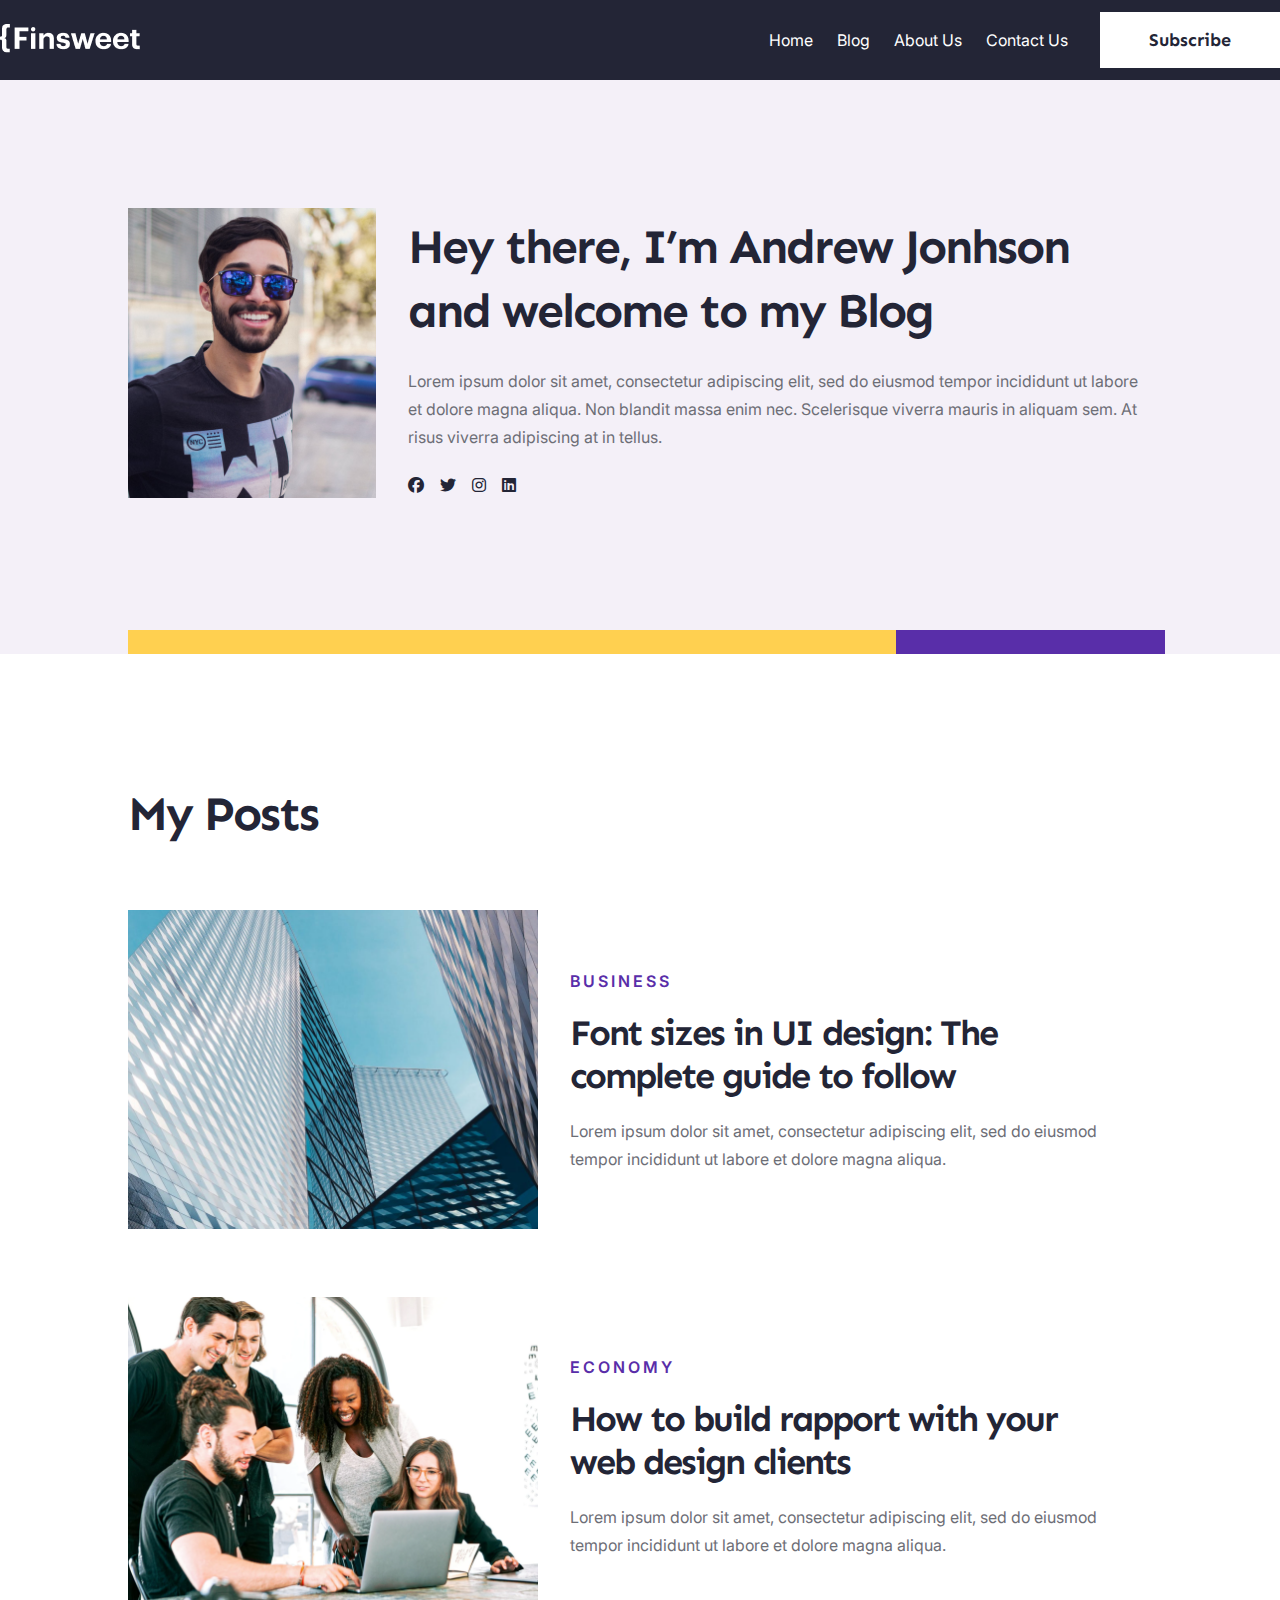
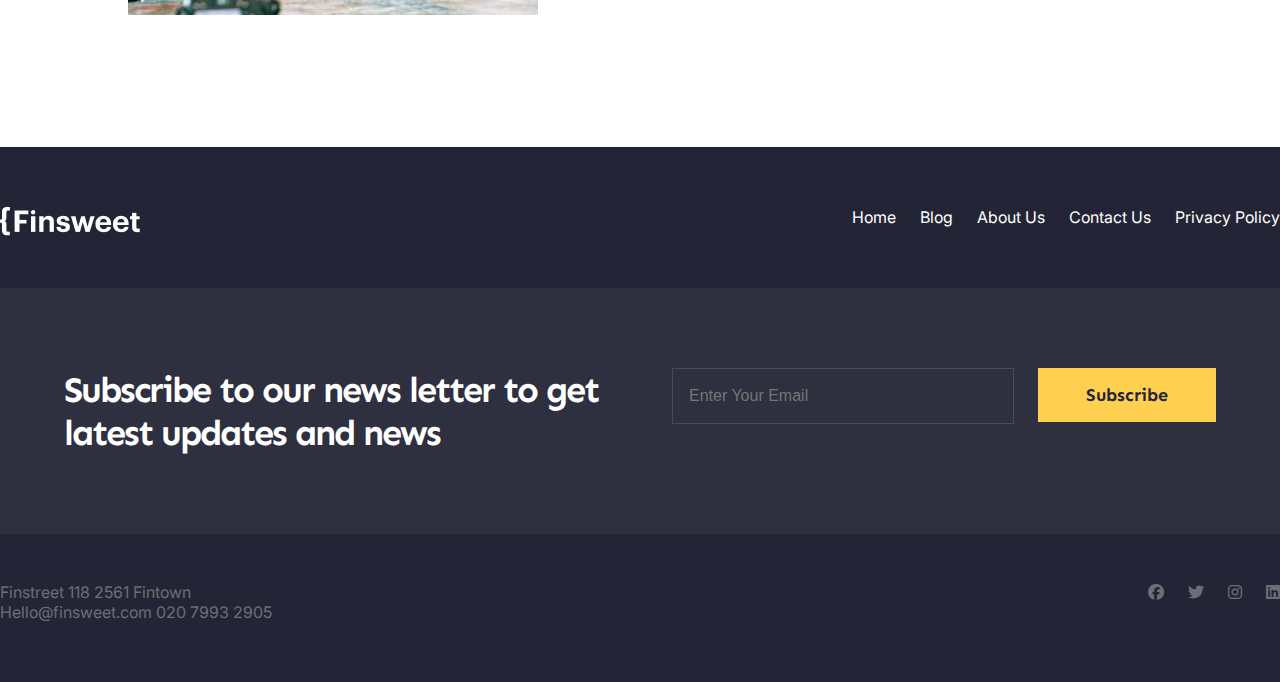
<file: author.html>
<!DOCTYPE html>
<html lang="en">
  <head>
    <meta charset="UTF-8" />
    <meta name="viewport" content="width=device-width, initial-scale=1.0" />
    <title>Author</title>
    <link rel="stylesheet" href="assets/font.css" />
    <link rel="stylesheet" href="assets/styles.css" />
    <link rel="stylesheet" href="assets/responsive.css" />
    <link rel="stylesheet" href="assets/fontawesome/css/all.min.css" />
  </head>
  <body>
    <!-- header -->
    <header class="bg-black">
      <div class="container flex row-between items-center sm-py-3 md-py-3 py-3">
        <a href="index.html" rel="home" aria-label="Trang chủ">
          <img src="assets/images/logo.png" alt="logo" />
        </a>
        <div class="icon-bars">
          <i class="fa-solid fa-bars text-white"></i>
        </div>
        <div class="flex items-center gap-8 nav-links">
          <nav class="flex gap-6" aria-label="Menu">
            <a href="index.html" aria-current="page" class="text-white">Home</a>
            <a href="blog.html" aria-label="Read our blog" class="text-white"
              >Blog</a
            >
            <a
              href="about-us.html"
              aria-label="Learn more about-us"
              class="text-white"
              >About Us</a
            >
            <a
              href="contact-us.html"
              rel="help"
              aria-label="Contact us"
              class="text-white"
              >Contact Us</a
            >
          </nav>
          <button class="btn-secondary">
            <span>Subscribe</span>
          </button>
        </div>
      </div>
    </header>
    <!-- end header -->

    <!-- hero section  -->
    <div class="bg-lavender">
      <section
        class="flex md-block items-center gap-8 container max-w-lg py-32 md-py-20 sm-py-12"
      >
        <div class="w-25 md-w-full md-flex row-center">
          <img
            src="assets/images/author/author-05.png"
            alt="author"
            class="w-full md-w-50"
          />
        </div>
        <div class="w-75 md-w-full flex-col md-text-center gap-6">
          <h1 class="heading-h1 -tracking-2 mb-2 md-py-5">
            Hey there, I’m Andrew Jonhson and welcome to my Blog
          </h1>
          <p class="m-0">
            Lorem ipsum dolor sit amet, consectetur adipiscing elit, sed do
            eiusmod tempor incididunt ut labore et dolore magna aliqua. Non
            blandit massa enim nec. Scelerisque viverra mauris in aliquam sem.
            At risus viverra adipiscing at in tellus.
          </p>
          <div class="flex md-row-center gap-4 text-black">
            <a href="#" rel="icon">
              <i class="fa-brands fa-facebook text-black"></i>
            </a>
            <a href="#" rel="icon">
              <i class="fa-brands fa-twitter text-black"></i>
            </a>
            <a href="#" rel="icon">
              <i class="fa-brands fa-instagram text-black"></i>
            </a>
            <a href="#" rel="icon">
              <i class="fa-brands fa-linkedin text-black"></i>
            </a>
          </div>
        </div>
      </section>
      <section class="max-w-lg container flex sm-py-5">
        <div class="decor-bar"></div>
      </section>
    </div>
    <!-- end hero section  -->
    <!-- my posts  -->
    <div class="container max-w-lg md-my-10 my-32 flex flex-col gap-16">
      <h2 class="heading-h1 -tracking-2">My Posts</h2>
      <article class="flex md-block row-center items-center">
        <div class="w-40 md-w-full">
          <a href="blog-post.html">
            <img
              src="assets/images/post/all-posts/thumbnail-05.png"
              alt="thumbnail post"
              class="w-full object-cover"
            />
          </a>
        </div>
        <div class="w-60 md-w-full md-px-0 md-py-5 px-8">
          <a href="category.html" class="sub-heading-2 text-secondary"
            >Business</a
          >
          <a href="blog-post.html">
            <h3 class="heading-h2 -tracking-2 py-5">
              Font sizes in UI design: The complete guide to follow
            </h3>
          </a>
          <p class="m-0">
            Lorem ipsum dolor sit amet, consectetur adipiscing elit, sed do
            eiusmod tempor incididunt ut labore et dolore magna aliqua.
          </p>
        </div>
      </article>
      <article class="flex md-block row-center items-center">
        <div class="w-40 md-w-full">
          <a href="blog-post.html">
            <img
              src="assets/images/post/all-posts/thumbnail-06.png"
              alt="thumbnail post"
              class="w-full object-cover"
            />
          </a>
        </div>
        <div class="w-60 md-w-full md-px-0 md-py-5 px-8">
          <a href="category.html" class="sub-heading-2 text-secondary">
            ECONOMY
          </a>
          <a href="blog-post.html">
            <h3 class="heading-h2 -tracking-2 py-5">
              How to build rapport with your web design clients
            </h3>
          </a>
          <p class="m-0">
            Lorem ipsum dolor sit amet, consectetur adipiscing elit, sed do
            eiusmod tempor incididunt ut labore et dolore magna aliqua.
          </p>
        </div>
      </article>
    </div>
    <!-- end my posts  -->
    <!-- footer  -->
    <footer class="bg-black py-15 mt-12">
      <div class="container">
        <div class="footer-top">
          <a href="index.html" rel="home" aria-label="Go to home">
            <img src="assets/images/logo.png" alt="logo" />
          </a>
          <nav class="nav-footer">
            <a
              href="index.html"
              rel="home"
              aria-current="page"
              class="text-white"
              >Home</a
            >
            <a
              href="blog.html"
              rel="bookmark"
              aria-label="Read our blog"
              class="text-white"
              >Blog</a
            >
            <a
              href="about-us.html"
              aria-label="Learn more about us"
              class="text-white"
              >About Us</a
            >
            <a
              href="contact-us.html"
              rel="help"
              aria-label="Contact us"
              class="text-white"
              >Contact Us</a
            >
            <a
              href="privacy-policy.html"
              rel="privacy-policy"
              aria-label="View privacy policy"
              class="text-white"
              >Privacy Policy</a
            >
          </nav>
        </div>
        <div class="bg-white-5">
          <div class="newsletter-content">
            <div class="w-50 md-w-full">
              <h2 class="heading-h2 text-white -tracking-2">
                Subscribe to our news letter to get latest updates and news
              </h2>
            </div>
            <div class="newsletter-form w-50 md-w-full">
              <div class="w-full">
                <input
                  type="email"
                  placeholder="Enter Your Email"
                  class="email-input w-full"
                />
              </div>
              <div>
                <button class="btn-primary">
                  <span>Subscribe</span>
                </button>
              </div>
            </div>
          </div>
        </div>
        <div class="social">
          <div class="">
            <address>Finstreet 118 2561 Fintown</address>
            <div>
              <a href="mailto:Hello@finsweet.com">Hello@finsweet.com</a>
              <a href="tel:+02079932905">020 7993 2905</a>
            </div>
          </div>
          <div class="flex gap-6 row-center text-medium-gray">
            <a href="#" rel="icon">
              <i class="fa-brands fa-facebook text-medium-gray icon-social"></i>
            </a>
            <a href="#" rel="icon">
              <i class="fa-brands fa-twitter text-medium-gray icon-social"></i>
            </a>
            <a href="#" rel="icon">
              <i
                class="fa-brands fa-instagram text-medium-gray icon-social"
              ></i>
            </a>
            <a href="#" rel="icon">
              <i class="fa-brands fa-linkedin text-medium-gray icon-social"></i>
            </a>
          </div>
        </div>
      </div>
    </footer>
    <!-- end footer  -->
  </body>
</html>
</file>
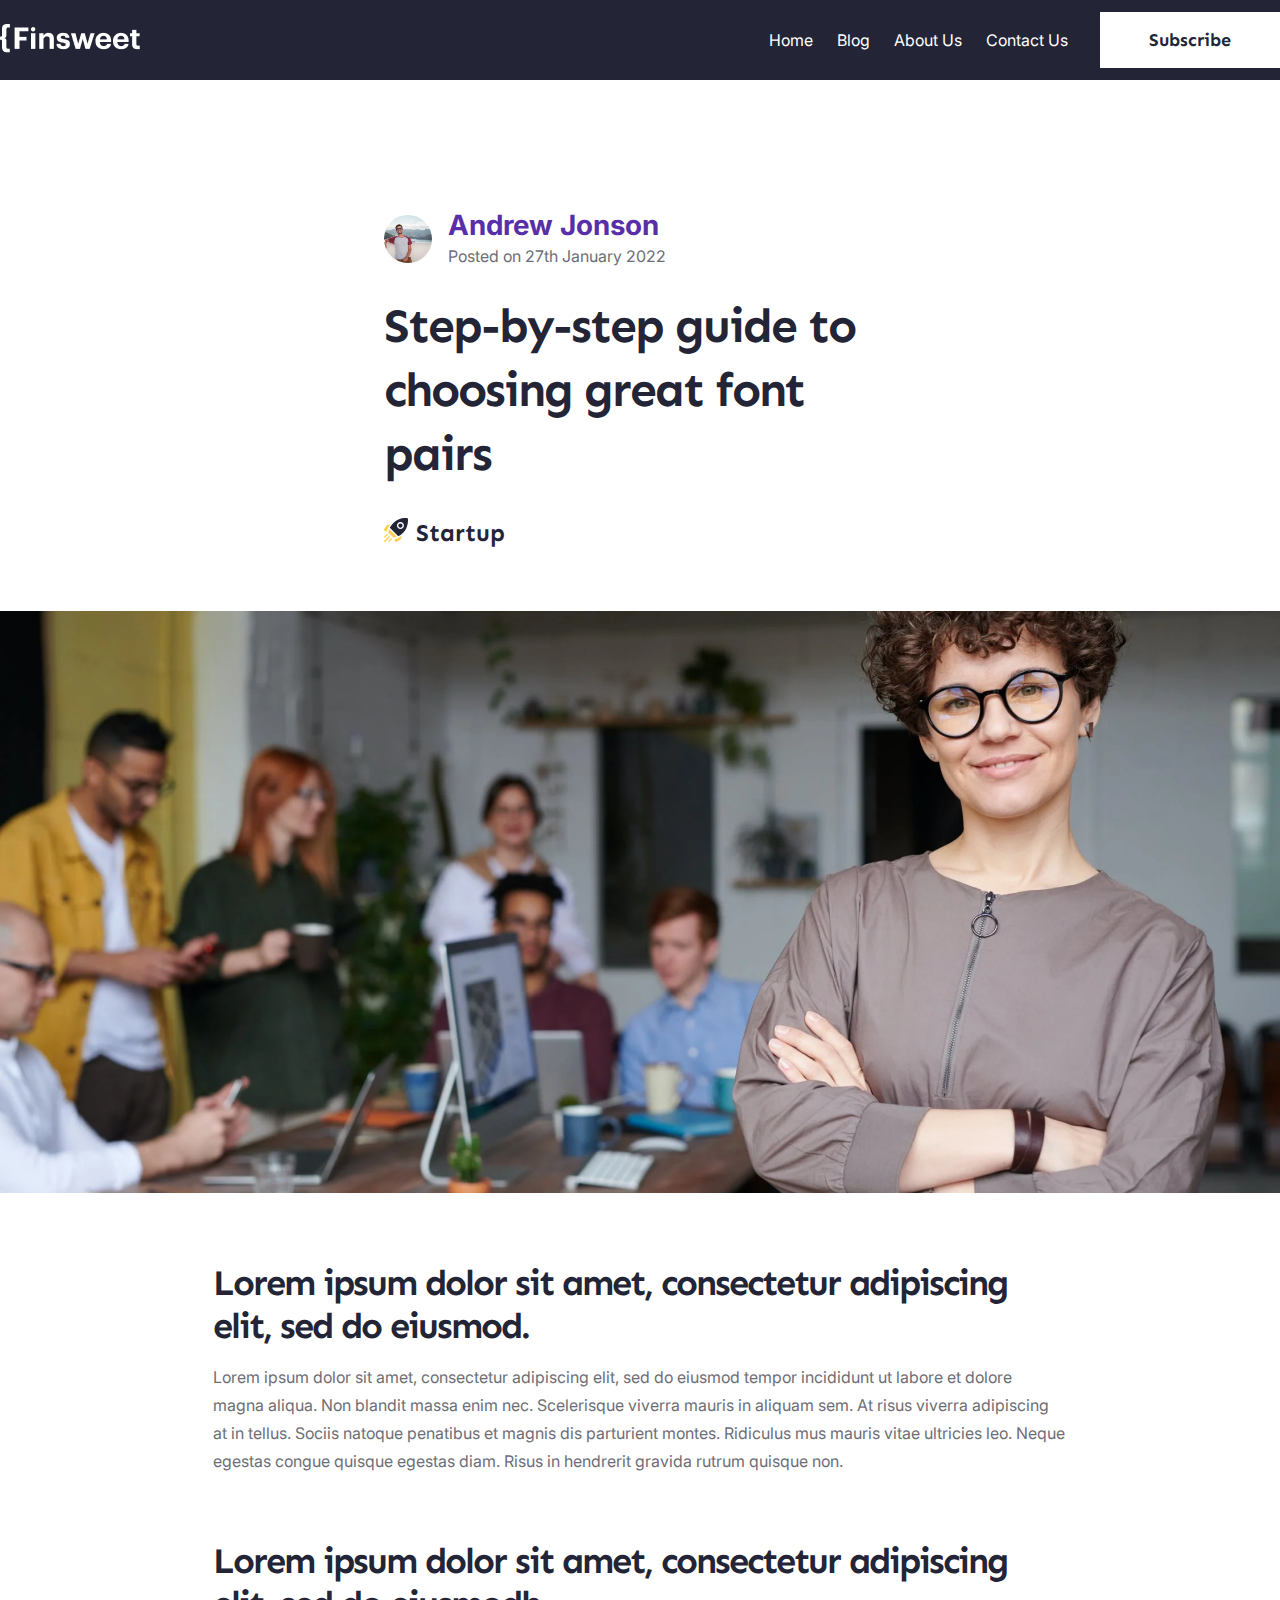
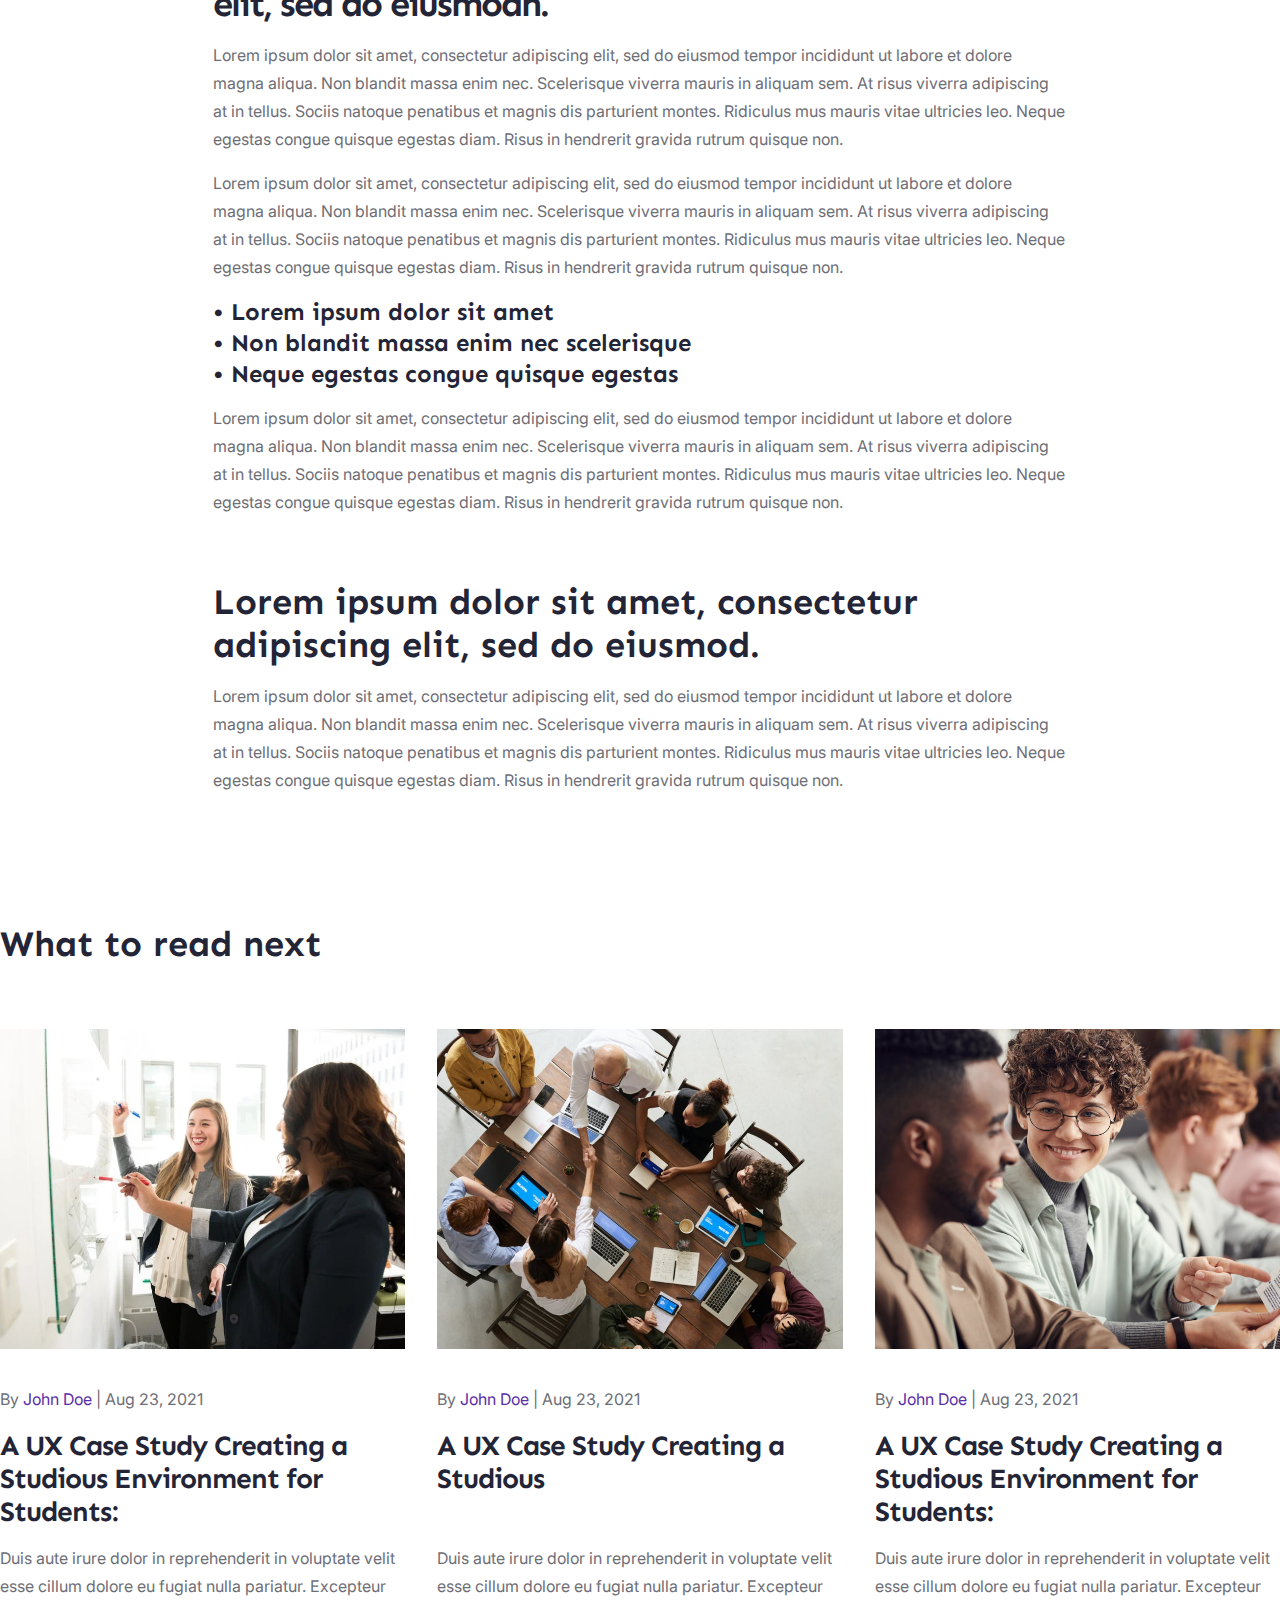
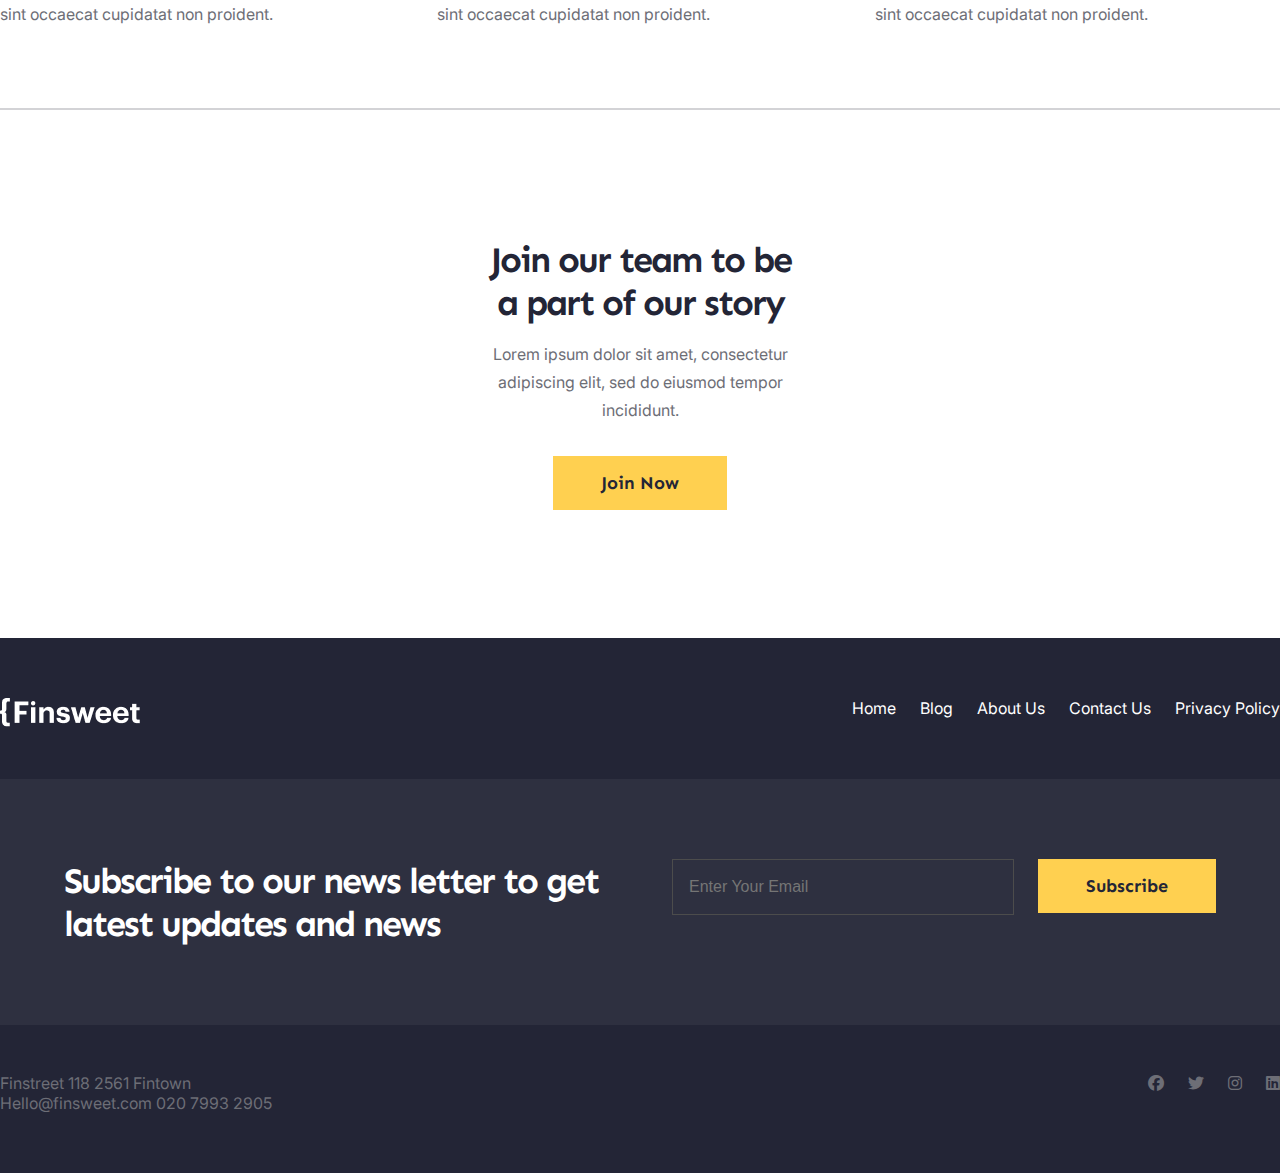
<file: blog-post.html>
<!DOCTYPE html>
<html lang="en">
  <head>
    <meta charset="UTF-8" />
    <meta name="viewport" content="width=device-width, initial-scale=1.0" />
    <title>Blog Post</title>
    <link rel="stylesheet" href="assets/font.css" />
    <link rel="stylesheet" href="assets/styles.css" />
    <link rel="stylesheet" href="assets/responsive.css" />
    <link rel="stylesheet" href="assets/fontawesome/css/all.min.css" />
  </head>
  <body>
    <!-- header -->
    <header class="bg-black">
      <div class="container flex row-between items-center sm-py-3 md-py-3 py-3">
        <a href="index.html" rel="home" aria-label="Trang chủ">
          <img src="assets/images/logo.png" alt="logo" />
        </a>
        <div class="icon-bars">
          <i class="fa-solid fa-bars text-white"></i>
        </div>
        <div class="flex items-center gap-8 nav-links">
          <nav class="flex gap-6" aria-label="Menu">
            <a href="index.html" aria-current="page" class="text-white">Home</a>
            <a href="blog.html" aria-label="Read our blog" class="text-white"
              >Blog</a
            >
            <a
              href="about-us.html"
              aria-label="Learn more about-us"
              class="text-white"
              >About Us</a
            >
            <a
              href="contact-us.html"
              rel="help"
              aria-label="Contact us"
              class="text-white"
              >Contact Us</a
            >
          </nav>
          <button class="btn-secondary">
            <span>Subscribe</span>
          </button>
        </div>
      </div>
    </header>
    <!-- end header -->
    <div class="w-40 md-w-full container row-center sm-py-12 md-py-12 mt-32">
      <section class="flex flex-col gap-6">
        <div class="flex gap-4 items-center">
          <div class="avatar-reader">
            <a href="author.html">
              <img
                src="assets/images/feedback/reader-01.png"
                alt="avatar"
                class="avatar-reader"
              />
            </a>
          </div>
          <div>
            <a
              href="about-us.html"
              rel="author"
              class="heading-h3 text-secondary"
              >Andrew Jonson</a
            >
            <p class="m-0">
              Posted on <time datetime="2022-01-27"> 27th January 2022</time>
            </p>
          </div>
        </div>
        <div>
          <h1 class="heading-h1 -tracking-2">
            Step-by-step guide to choosing great font pairs
          </h1>
        </div>
        <div class="flex gap-2 mt-2">
          <svg
            width="24"
            height="24"
            viewBox="0 0 24 24"
            fill="none"
            xmlns="http://www.w3.org/2000/svg"
          >
            <g clip-path="url(#clip0_571_853)">
              <path
                d="M14.9498 9.05108C15.7723 9.8735 17.1105 9.87355 17.933 9.05108C18.3314 8.65264 18.5508 8.12295 18.5508 7.55952C18.5508 6.99608 18.3314 6.46639 17.933 6.068C17.5218 5.65677 16.9816 5.45117 16.4414 5.45117C15.9013 5.45117 15.3611 5.65677 14.9499 6.068C14.5515 6.46639 14.332 6.99608 14.332 7.55952C14.332 8.12295 14.5515 8.65269 14.9498 9.05108Z"
                fill="#232536"
              />
              <path
                d="M6.10492 6.48096L4.02565 6.6416C3.44708 6.68631 2.93179 6.98955 2.61182 7.47353L0.213854 11.1003C-0.0288162 11.4673 -0.067394 11.9267 0.110589 12.329C0.288619 12.7314 0.654475 13.0118 1.08924 13.0792L2.99305 13.374C3.43841 11.0106 4.50452 8.65299 6.10492 6.48096Z"
                fill="#FFD050"
              />
              <path
                d="M10.625 21.0059L10.9199 22.9097C10.9872 23.3445 11.2677 23.7103 11.67 23.8883C11.8374 23.9624 12.0146 23.9989 12.1908 23.9989C12.4385 23.9989 12.6844 23.9268 12.8987 23.7851L16.5256 21.3871C17.0096 21.0671 17.3128 20.5518 17.3575 19.9733L17.5181 17.894C15.346 19.4945 12.9885 20.5606 10.625 21.0059Z"
                fill="#FFD050"
              />
              <path
                d="M9.90948 19.6869C9.97557 19.6869 10.042 19.6815 10.1084 19.6704C11.0985 19.5049 12.0529 19.226 12.9633 18.8609L5.13853 11.0361C4.77347 11.9465 4.49456 12.9009 4.329 13.8911C4.26375 14.2814 4.39467 14.679 4.67447 14.9589L9.04056 19.325C9.27287 19.5572 9.58642 19.6869 9.90948 19.6869Z"
                fill="#FFD050"
              />
              <path
                d="M22.0865 10.6407C24.0013 6.93881 24.0722 3.02684 23.9721 1.19216C23.9379 0.563527 23.4367 0.0623433 22.808 0.0280779C22.5093 0.0117655 22.1552 0 21.7562 0C19.7047 0 16.4586 0.310732 13.3595 1.9137C10.8966 3.18762 7.66708 5.99264 5.76172 9.67896C5.78422 9.69653 5.8062 9.71519 5.82692 9.73591L14.2644 18.1733C14.2851 18.1941 14.3037 18.216 14.3213 18.2385C18.0076 16.3331 20.8126 13.1036 22.0865 10.6407ZM13.9547 5.07371C15.3254 3.70305 17.5557 3.70291 18.9265 5.07371C19.5905 5.73769 19.9562 6.62057 19.9562 7.55961C19.9562 8.49865 19.5905 9.38154 18.9265 10.0455C18.2412 10.7308 17.3407 11.0735 16.4406 11.0736C15.5402 11.0736 14.6402 10.731 13.9547 10.0455C13.2907 9.38154 12.925 8.49865 12.925 7.55961C12.925 6.62057 13.2907 5.73769 13.9547 5.07371Z"
                fill="#232536"
              />
              <path
                d="M0.716821 19.7781C0.896774 19.7781 1.07673 19.7094 1.21398 19.5721L3.50959 17.2765C3.78418 17.0019 3.78418 16.5567 3.50959 16.2821C3.23504 16.0075 2.78982 16.0075 2.51523 16.2821L0.219617 18.5777C-0.0549766 18.8523 -0.0549766 19.2975 0.219617 19.5721C0.356914 19.7094 0.536867 19.7781 0.716821 19.7781Z"
                fill="#FFD050"
              />
              <path
                d="M5.61382 18.3854C5.33927 18.1108 4.89405 18.1108 4.61946 18.3854L0.205945 22.7989C-0.0686484 23.0735 -0.0686484 23.5187 0.205945 23.7933C0.343242 23.9306 0.523195 23.9992 0.703148 23.9992C0.883102 23.9992 1.06305 23.9306 1.2003 23.7932L5.61377 19.3797C5.88841 19.1052 5.88841 18.66 5.61382 18.3854Z"
                fill="#FFD050"
              />
              <path
                d="M6.72221 20.4906L4.42665 22.7862C4.15205 23.0608 4.15205 23.506 4.42665 23.7806C4.56395 23.9179 4.7439 23.9865 4.9238 23.9865C5.10371 23.9865 5.28371 23.9179 5.42096 23.7806L7.71657 21.485C7.99116 21.2104 7.99116 20.7652 7.71657 20.4906C7.44202 20.216 6.9968 20.216 6.72221 20.4906Z"
                fill="#FFD050"
              />
            </g>
            <defs>
              <clipPath id="clip0_571_853">
                <rect width="24" height="24" fill="white" />
              </clipPath>
            </defs>
          </svg>
          <a href="category.html">
            <h4 class="heading-h4">Startup</h4>
          </a>
        </div>
      </section>
    </div>
    <!-- banner  -->
    <section class="container my-16">
      <img
        src="assets/images/hero-section/banner-blog-post.png"
        alt="banner blog post"
        class="w-full"
      />
    </section>
    <!-- end banner  -->
    <div class="container sm-w-full w-2/3 flex-col gap-12">
      <section>
        <h2 class="heading-h2 -tracking-2">
          Lorem ipsum dolor sit amet, consectetur adipiscing elit, sed do
          eiusmod.
        </h2>
        <p>
          Lorem ipsum dolor sit amet, consectetur adipiscing elit, sed do
          eiusmod tempor incididunt ut labore et dolore magna aliqua. Non
          blandit massa enim nec. Scelerisque viverra mauris in aliquam sem. At
          risus viverra adipiscing at in tellus. Sociis natoque penatibus et
          magnis dis parturient montes. Ridiculus mus mauris vitae ultricies
          leo. Neque egestas congue quisque egestas diam. Risus in hendrerit
          gravida rutrum quisque non.
        </p>
      </section>
      <section>
        <h2 class="heading-h2 -tracking-2">
          Lorem ipsum dolor sit amet, consectetur adipiscing elit, sed do
          eiusmodh.
        </h2>
        <p>
          Lorem ipsum dolor sit amet, consectetur adipiscing elit, sed do
          eiusmod tempor incididunt ut labore et dolore magna aliqua. Non
          blandit massa enim nec. Scelerisque viverra mauris in aliquam sem. At
          risus viverra adipiscing at in tellus. Sociis natoque penatibus et
          magnis dis parturient montes. Ridiculus mus mauris vitae ultricies
          leo. Neque egestas congue quisque egestas diam. Risus in hendrerit
          gravida rutrum quisque non.
        </p>
        <p>
          Lorem ipsum dolor sit amet, consectetur adipiscing elit, sed do
          eiusmod tempor incididunt ut labore et dolore magna aliqua. Non
          blandit massa enim nec. Scelerisque viverra mauris in aliquam sem. At
          risus viverra adipiscing at in tellus. Sociis natoque penatibus et
          magnis dis parturient montes. Ridiculus mus mauris vitae ultricies
          leo. Neque egestas congue quisque egestas diam. Risus in hendrerit
          gravida rutrum quisque non.
        </p>
        <div class="heading-h4 flex-col gap-0.5">
          <h4>&#8226; Lorem ipsum dolor sit amet</h4>
          <h4>&#8226; Non blandit massa enim nec scelerisque</h4>
          <h4>&#8226; Neque egestas congue quisque egestas</h4>
        </div>
        <p>
          Lorem ipsum dolor sit amet, consectetur adipiscing elit, sed do
          eiusmod tempor incididunt ut labore et dolore magna aliqua. Non
          blandit massa enim nec. Scelerisque viverra mauris in aliquam sem. At
          risus viverra adipiscing at in tellus. Sociis natoque penatibus et
          magnis dis parturient montes. Ridiculus mus mauris vitae ultricies
          leo. Neque egestas congue quisque egestas diam. Risus in hendrerit
          gravida rutrum quisque non.
        </p>
      </section>
      <section>
        <h2 class="heading-h2">
          Lorem ipsum dolor sit amet, consectetur adipiscing elit, sed do
          eiusmod.
        </h2>
        <p>
          Lorem ipsum dolor sit amet, consectetur adipiscing elit, sed do
          eiusmod tempor incididunt ut labore et dolore magna aliqua. Non
          blandit massa enim nec. Scelerisque viverra mauris in aliquam sem. At
          risus viverra adipiscing at in tellus. Sociis natoque penatibus et
          magnis dis parturient montes. Ridiculus mus mauris vitae ultricies
          leo. Neque egestas congue quisque egestas diam. Risus in hendrerit
          gravida rutrum quisque non.
        </p>
      </section>
    </div>
    <!-- what to read next  -->
    <div class="container mt-28">
      <h2 class="heading-h2">What to read next</h2>
      <div class="grid grid-cols-3 md-grid-cols-2 sm-grid-cols-1 gap-8 my-16">
        <section class="grid-row">
          <a href="blog-post.html">
            <img
              src="assets/images/post/all-posts/thumbnail-01.png"
              alt="thumbnail post"
              class="w-full h-80 object-cover"
            />
          </a>
          <p class="mt-8">
            By <a href="author.html" class="text-secondary">John Doe</a> |
            <time datetime="2021-08-23">Aug 23, 2021</time>
          </p>
          <a href="blog-post.html" rel="bookmark">
            <h3 class="heading-h3 -tracking-1">
              A UX Case Study Creating a Studious Environment for Students:
            </h3>
          </a>
          <p>
            Duis aute irure dolor in reprehenderit in voluptate velit esse
            cillum dolore eu fugiat nulla pariatur. Excepteur sint occaecat
            cupidatat non proident.
          </p>
        </section>
        <section class="grid-row">
          <a href="blog-post.html">
            <img
              src="assets/images/post/all-posts/thumbnail-02.png"
              alt="thumbnail post"
              class="w-full h-80 object-cover"
            />
          </a>
          <p class="mt-8">
            By <a href="author.html" class="text-secondary">John Doe</a> |
            <time datetime="2021-08-23">Aug 23, 2021</time>
          </p>
          <a href="blog-post.html" rel="bookmark">
            <h3 class="heading-h3 -tracking-1">
              A UX Case Study Creating a Studious
            </h3>
          </a>
          <p>
            Duis aute irure dolor in reprehenderit in voluptate velit esse
            cillum dolore eu fugiat nulla pariatur. Excepteur sint occaecat
            cupidatat non proident.
          </p>
        </section>
        <section class="grid-row">
          <a href="blog-post.html">
            <img
              src="assets/images/post/all-posts/thumbnail-03.png"
              alt="thumbnail post"
              class="w-full h-80 object-cover"
            />
          </a>
          <p class="mt-8">
            By <a href="author.html" class="text-secondary">John Doe</a> |
            <time datetime="2021-08-23">Aug 23, 2021</time>
          </p>
          <a href="blog-post.html" rel="bookmark">
            <h3 class="heading-h3 -tracking-1">
              A UX Case Study Creating a Studious Environment for Students:
            </h3>
          </a>
          <p>
            Duis aute irure dolor in reprehenderit in voluptate velit esse
            cillum dolore eu fugiat nulla pariatur. Excepteur sint occaecat
            cupidatat non proident.
          </p>
        </section>
      </div>
      <div class="border"></div>
    </div>
    <!-- end what to read next  -->
    <!-- join our team  -->
    <section
      class="container md-w-full w-25 text-center md-py-12 sm-py-5 my-32"
    >
      <h2 class="heading-h2 -tracking-2">
        Join our team to be a part of our story
      </h2>
      <p>
        Lorem ipsum dolor sit amet, consectetur adipiscing elit, sed do eiusmod
        tempor incididunt.
      </p>
      <button class="btn-primary mt-4"><span>Join Now</span></button>
    </section>
    <!-- end join our team  -->
    <!-- footer  -->
    <footer class="bg-black py-15 mt-12">
      <div class="container">
        <div class="footer-top">
          <a href="index.html" rel="home" aria-label="Go to home">
            <img src="assets/images/logo.png" alt="logo" />
          </a>
          <nav class="nav-footer">
            <a
              href="index.html"
              rel="home"
              aria-current="page"
              class="text-white"
              >Home</a
            >
            <a
              href="blog.html"
              rel="bookmark"
              aria-label="Read our blog"
              class="text-white"
              >Blog</a
            >
            <a
              href="about-us.html"
              aria-label="Learn more about us"
              class="text-white"
              >About Us</a
            >
            <a
              href="contact-us.html"
              rel="help"
              aria-label="Contact us"
              class="text-white"
              >Contact Us</a
            >
            <a
              href="privacy-policy.html"
              rel="privacy-policy"
              aria-label="View privacy policy"
              class="text-white"
              >Privacy Policy</a
            >
          </nav>
        </div>
        <div class="bg-white-5">
          <div class="newsletter-content">
            <div class="w-50 md-w-full">
              <h2 class="heading-h2 text-white -tracking-2">
                Subscribe to our news letter to get latest updates and news
              </h2>
            </div>
            <div class="newsletter-form w-50 md-w-full">
              <div class="w-full">
                <input
                  type="email"
                  placeholder="Enter Your Email"
                  class="email-input w-full"
                />
              </div>
              <div>
                <button class="btn-primary">
                  <span>Subscribe</span>
                </button>
              </div>
            </div>
          </div>
        </div>
        <div class="social">
          <div class="">
            <address>Finstreet 118 2561 Fintown</address>
            <div>
              <a href="mailto:Hello@finsweet.com">Hello@finsweet.com</a>
              <a href="tel:+02079932905">020 7993 2905</a>
            </div>
          </div>
          <div class="flex gap-6 row-center text-medium-gray">
            <a href="#" rel="icon">
              <i class="fa-brands fa-facebook text-medium-gray icon-social"></i>
            </a>
            <a href="#" rel="icon">
              <i class="fa-brands fa-twitter text-medium-gray icon-social"></i>
            </a>
            <a href="#" rel="icon">
              <i
                class="fa-brands fa-instagram text-medium-gray icon-social"
              ></i>
            </a>
            <a href="#" rel="icon">
              <i class="fa-brands fa-linkedin text-medium-gray icon-social"></i>
            </a>
          </div>
        </div>
      </div>
    </footer>
    <!-- end footer  -->
  </body>
</html>
</file>
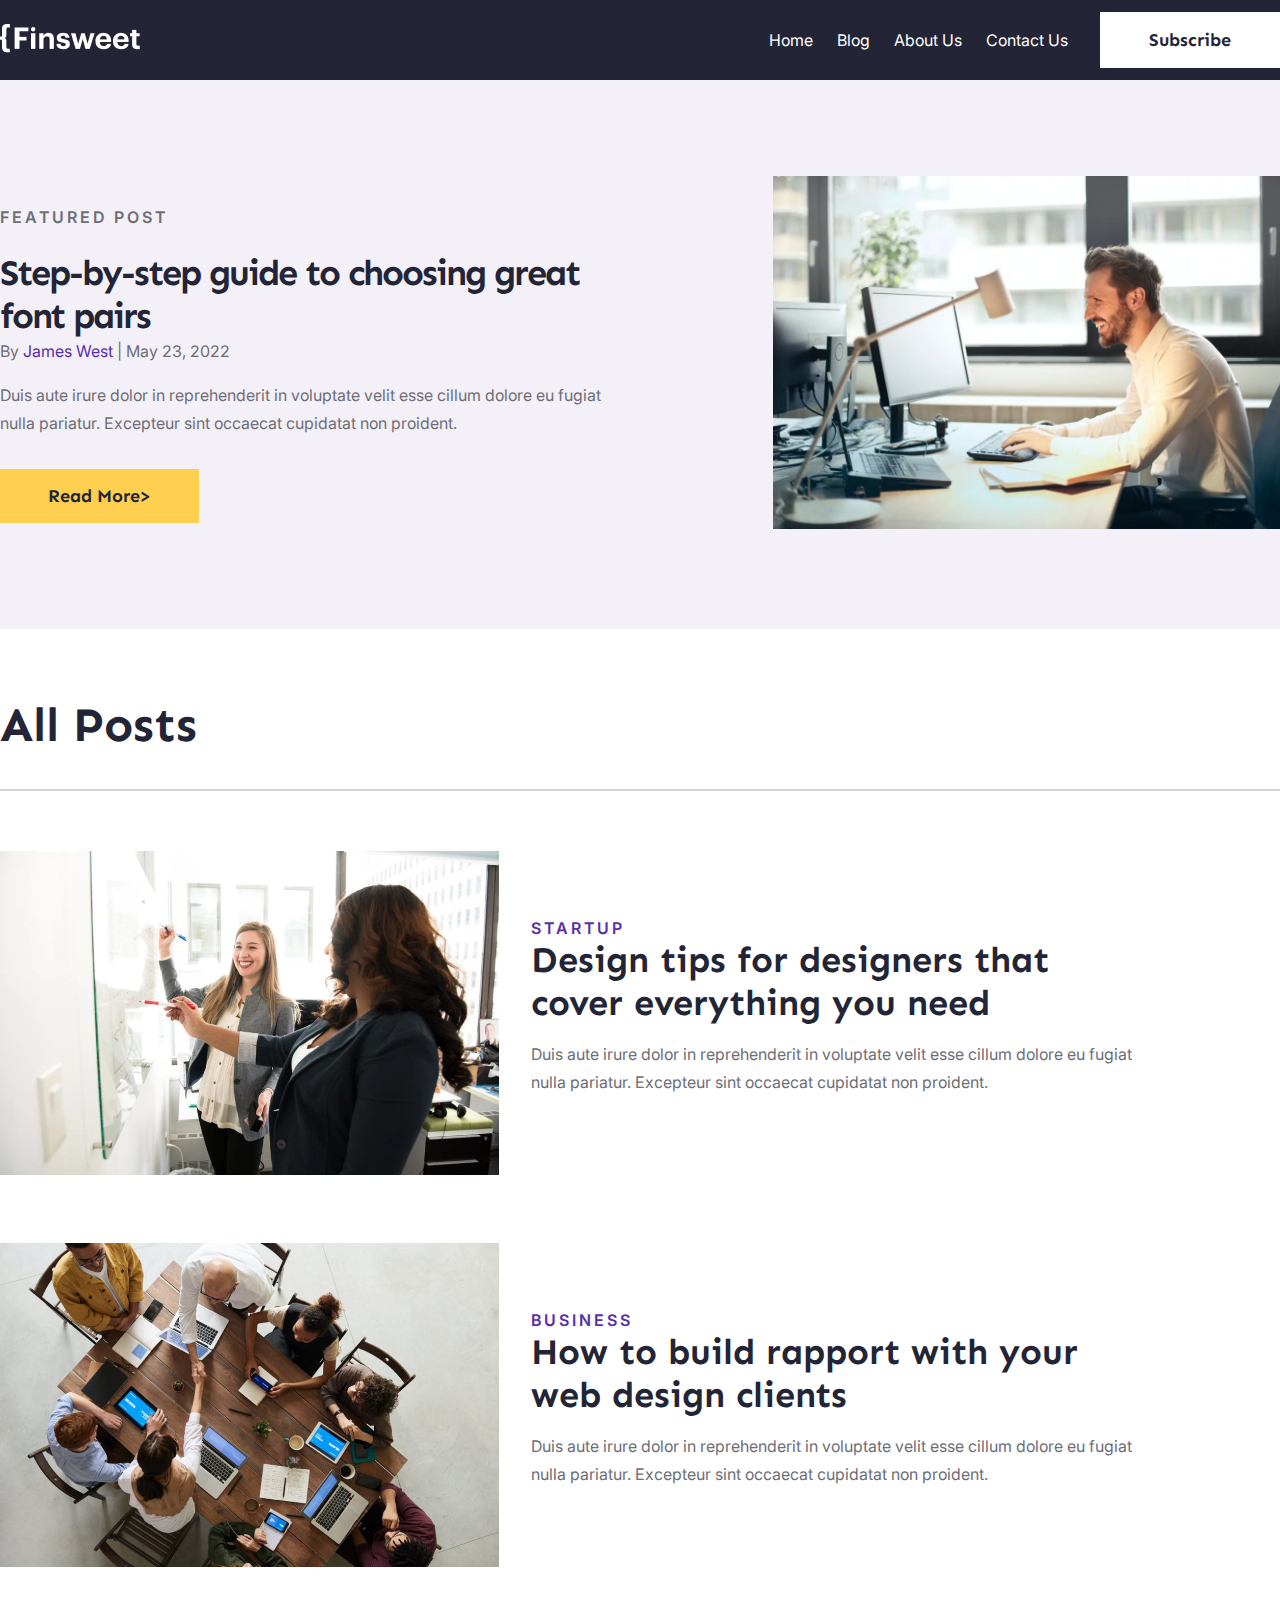
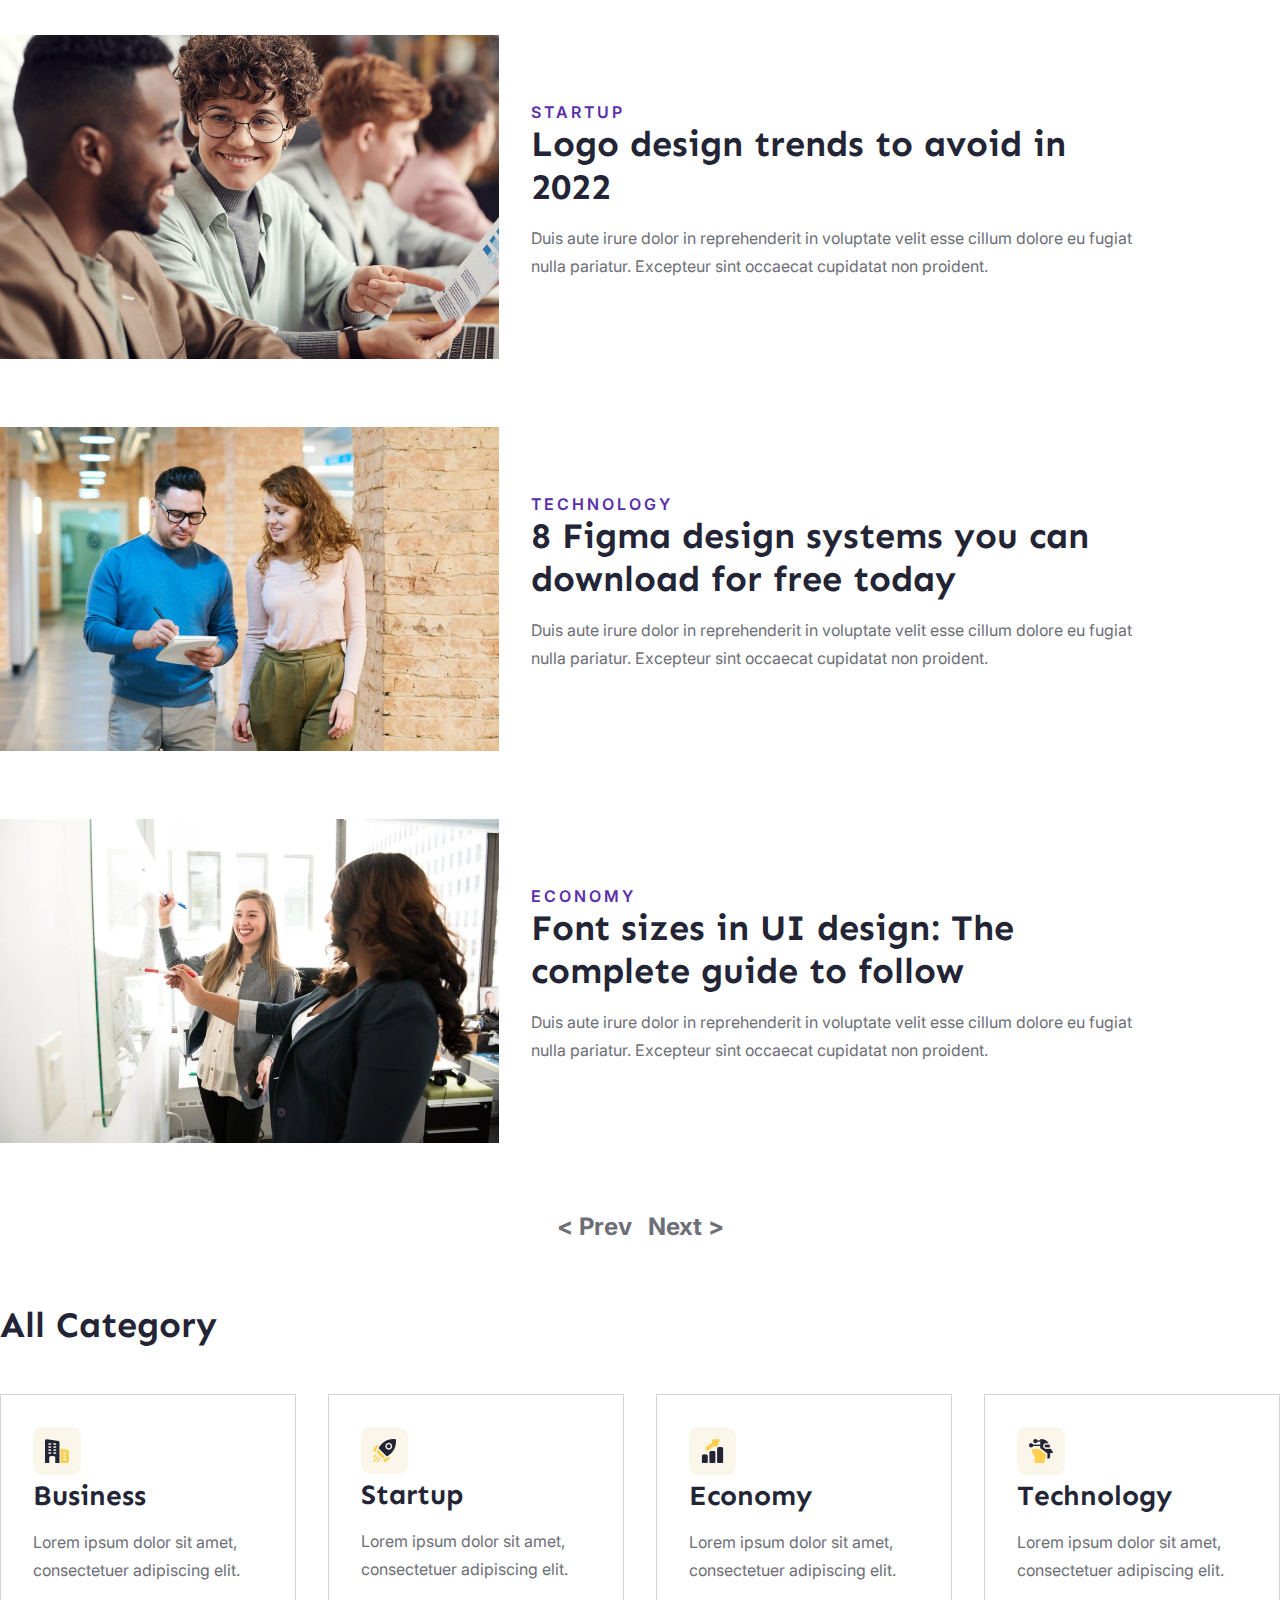
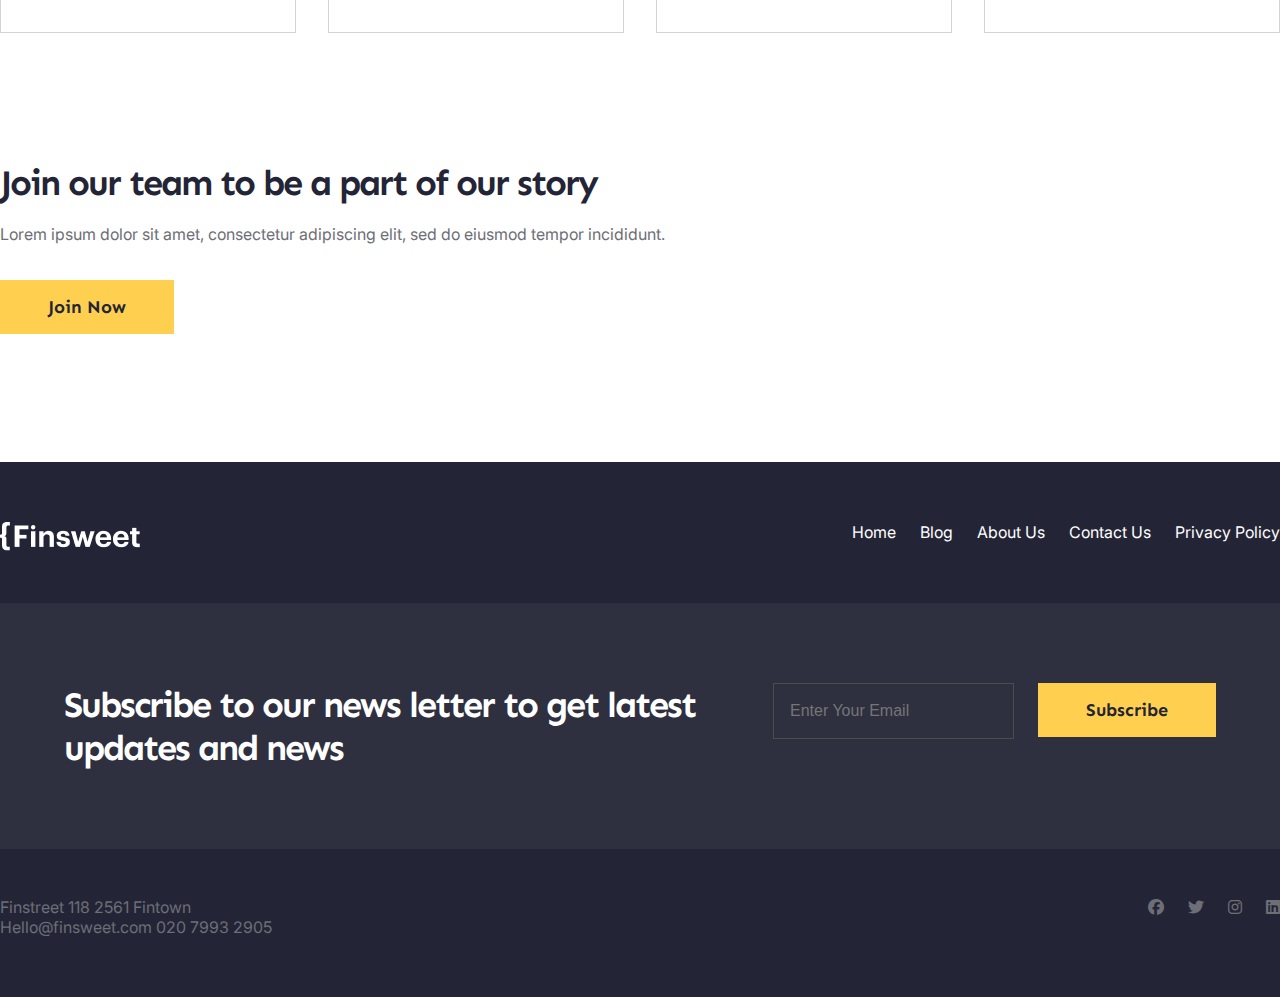
<file: blog.html>
<!DOCTYPE html>
<html lang="en">
  <head>
    <meta charset="UTF-8" />
    <meta name="viewport" content="width=device-width, initial-scale=1.0" />
    <title>Blog</title>
    <link rel="stylesheet" href="assets/font.css" />
    <link rel="stylesheet" href="assets/styles.css" />
    <link rel="stylesheet" href="assets/responsive.css" />
    <link rel="stylesheet" href="assets/fontawesome/css/all.min.css" />
  </head>
  <body>
    <!-- header -->
    <header class="bg-black">
      <div class="container flex row-between items-center sm-py-3 py-3">
        <a href="index.html" rel="home" aria-label="Trang chủ">
          <img src="assets/images/logo.png" alt="logo" />
        </a>
        <div class="icon-bars">
          <i class="fa-solid fa-bars text-white"></i>
        </div>
        <div class="flex items-center gap-8 nav-links">
          <nav class="flex gap-6" aria-label="Menu">
            <a href="index.html" aria-current="page" class="text-white">Home</a>
            <a href="blog.html" aria-label="Read our blog" class="text-white"
              >Blog</a
            >
            <a
              href="about-us.html"
              aria-label="Learn more about-us"
              class="text-white"
              >About Us</a
            >
            <a
              href="contact-us.html"
              rel="help"
              aria-label="Contact us"
              class="text-white"
              >Contact Us</a
            >
          </nav>
          <button class="btn-secondary">
            <span>Subscribe</span>
          </button>
        </div>
      </div>
    </header>
    <!-- end header -->
    <!-- hero section  -->
    <div class="bg-lavender py-24 sm-py-12">
      <section class="container flex md-block items-center gap-35">
        <div class="w-50 md-w-full">
          <p class="uppercase font-medium tracking-3 mb-5">Featured Post</p>
          <h1 class="heading-h2 -tracking-2">
            Step-by-step guide to choosing great font pairs
          </h1>
          <p class="m-0">
            By <a href="author.html" class="text-secondary">James West</a> |
            <time datetime="2022-05-23">May 23, 2022</time>
          </p>
          <p>
            Duis aute irure dolor in reprehenderit in voluptate velit esse
            cillum dolore eu fugiat nulla pariatur. Excepteur sint occaecat
            cupidatat non proident.
          </p>
          <button class="btn-primary mt-auto mt-4">
            <span>Read More></span>
          </button>
        </div>
        <div class="w-40 md-w-full md-mt-5">
          <img
            src="assets/images/hero-section/blog-banner.png"
            alt="banner hero"
            class="w-full"
          />
        </div>
      </section>
    </div>
    <!-- post  -->
    <div class="container mt-8">
      <h2 class="heading-h1 py-8">All Posts</h2>
      <div class="border"></div>
      <section class="flex flex-col gap-16 py-15">
        <article class="flex md-block items-center gap-8">
          <a href="blog-post.html" class="w-40 md-w-full">
            <img
              src="assets/images/post/all-posts/thumbnail-01.png"
              alt="thumbnail post"
              class="w-full"
            />
          </a>
          <div class="w-60 md-w-full md-py-5">
            <a
              href="category.html"
              class="font-medium text-secondary uppercase tracking-3"
            >
              Startup
            </a>
            <div class="pr-34 md-pr-0">
              <a href="blog-post.html">
                <h3 class="heading-h2">
                  Design tips for designers that cover everything you need
                </h3>
              </a>
              <p>
                Duis aute irure dolor in reprehenderit in voluptate velit esse
                cillum dolore eu fugiat nulla pariatur. Excepteur sint occaecat
                cupidatat non proident.
              </p>
            </div>
          </div>
        </article>
        <article class="flex md-block items-center gap-8">
          <a href="blog-post.html" class="w-40 md-w-full">
            <img
              src="assets/images/post/all-posts/thumbnail-02.png"
              alt="thumbnail post"
              class="w-full"
            />
          </a>
          <div class="w-60 md-w-full md-py-5">
            <a
              href="category.html"
              class="font-medium text-secondary uppercase tracking-3"
            >
              Business
            </a>
            <div class="pr-34 md-pr-0">
              <a href="blog-post.html">
                <h3 class="heading-h2">
                  How to build rapport with your web design clients
                </h3>
              </a>
              <p>
                Duis aute irure dolor in reprehenderit in voluptate velit esse
                cillum dolore eu fugiat nulla pariatur. Excepteur sint occaecat
                cupidatat non proident.
              </p>
            </div>
          </div>
        </article>
        <article class="flex md-block items-center gap-8">
          <a href="blog-post.html" class="w-40 md-w-full">
            <img
              src="assets/images/post/all-posts/thumbnail-03.png"
              alt="thumbnail post"
              class="w-full"
            />
          </a>
          <div class="w-60 md-w-full md-py-5">
            <a
              href="category.html"
              class="font-medium text-secondary uppercase tracking-3"
            >
              Startup
            </a>
            <div class="pr-34 md-pr-0">
              <a href="blog-post.html">
                <h3 class="heading-h2">Logo design trends to avoid in 2022</h3>
              </a>
              <p>
                Duis aute irure dolor in reprehenderit in voluptate velit esse
                cillum dolore eu fugiat nulla pariatur. Excepteur sint occaecat
                cupidatat non proident.
              </p>
            </div>
          </div>
        </article>
        <article class="flex md-block items-center gap-8">
          <a href="blog-post.html" class="w-40 md-w-full">
            <img
              src="assets/images/post/all-posts/thumbnail-04.png"
              alt="thumbnail post"
              class="w-full"
            />
          </a>
          <div class="w-60 md-w-full md-py-5">
            <a
              href="category.html"
              class="font-medium text-secondary uppercase tracking-3"
            >
              Technology
            </a>
            <div class="pr-34 md-pr-0">
              <a href="blog-post.html">
                <h3 class="heading-h2">
                  8 Figma design systems you can download for free today
                </h3>
              </a>
              <p>
                Duis aute irure dolor in reprehenderit in voluptate velit esse
                cillum dolore eu fugiat nulla pariatur. Excepteur sint occaecat
                cupidatat non proident.
              </p>
            </div>
          </div>
        </article>
        <article class="flex md-block items-center gap-8">
          <a href="blog-post.html" class="w-40 md-w-full">
            <img
              src="assets/images/post/all-posts/thumbnail-01.png"
              alt="thumbnail post"
              class="w-full"
            />
          </a>
          <div class="w-60 md-w-full md-py-5">
            <a
              href="category.html"
              class="font-medium text-secondary uppercase tracking-3"
            >
              Economy
            </a>
            <div class="pr-34 md-pr-0">
              <a href="blog-post.html">
                <h3 class="heading-h2">
                  Font sizes in UI design: The complete guide to follow
                </h3>
              </a>
              <p>
                Duis aute irure dolor in reprehenderit in voluptate velit esse
                cillum dolore eu fugiat nulla pariatur. Excepteur sint occaecat
                cupidatat non proident.
              </p>
            </div>
          </div>
        </article>
        <div class="flex row-center gap-4">
          <a class="btn-prev">&lt; Prev</a>
          <a class="btn-next">Next &gt;</a>
        </div>
      </section>
    </div>
    <!-- end post  -->
    <!-- all category  -->
    <section class="container">
      <h2 class="heading-h2">All Category</h2>
      <div class="list-category">
        <div class="item-category">
          <a href="category.html">
            <div class="">
              <img
                src="assets/images/category/business.png"
                alt=""
                class="icon"
                width="24px"
              />
            </div>
            <h3 class="heading-h3">Business</h3>
            <div>
              <p>Lorem ipsum dolor sit amet, consectetuer adipiscing elit.</p>
            </div>
          </a>
        </div>
        <div class="item-category">
          <a href="category.html">
            <div>
              <img
                src="assets/images/category/startup.png"
                alt="icon"
                class="icon"
              />
            </div>
            <h3 class="heading-h3">Startup</h3>
            <p>Lorem ipsum dolor sit amet, consectetuer adipiscing elit.</p>
          </a>
        </div>
        <div class="item-category">
          <a href="category.html">
            <div>
              <img
                src="assets/images/category/economy.png"
                alt="icon"
                class="icon"
              />
            </div>
            <h3 class="heading-h3">Economy</h3>
            <p>Lorem ipsum dolor sit amet, consectetuer adipiscing elit.</p>
          </a>
        </div>
        <div class="item-category">
          <a href="category.html">
            <div>
              <img
                src="assets/images/category/technology.png"
                alt="icon"
                class="icon"
              />
            </div>
            <h3 class="heading-h3">Technology</h3>
            <p>Lorem ipsum dolor sit amet, consectetuer adipiscing elit.</p>
          </a>
        </div>
      </div>
    </section>
    <!-- end all category  -->
    <!-- join our team  -->
    <section class="container join-our-team sm-my-10 my-32">
      <h2 class="heading-h2 -tracking-2">
        Join our team to be a part of our story
      </h2>
      <p>
        Lorem ipsum dolor sit amet, consectetur adipiscing elit, sed do eiusmod
        tempor incididunt.
      </p>
      <button class="btn-primary mt-4"><span>Join Now</span></button>
    </section>
    <!-- end join our team  -->
    <!-- end hero section  -->
    <!-- footer  -->
    <footer class="bg-black py-15 mt-12">
      <div class="container">
        <div class="footer-top">
          <a href="index.html" rel="home" aria-label="Go to home">
            <img src="assets/images/logo.png" alt="logo" />
          </a>
          <nav class="nav-footer">
            <a
              href="index.html"
              rel="home"
              aria-current="page"
              class="text-white"
              >Home</a
            >
            <a
              href="blog.html"
              rel="bookmark"
              aria-label="Read our blog"
              class="text-white"
              >Blog</a
            >
            <a
              href="about-us.html"
              aria-label="Learn more about us"
              class="text-white"
              >About Us</a
            >
            <a
              href="contact-us.html"
              rel="help"
              aria-label="Contact us"
              class="text-white"
              >Contact Us</a
            >
            <a
              href="privacy-policy.html"
              rel="privacy-policy"
              aria-label="View privacy policy"
              class="text-white"
              >Privacy Policy</a
            >
          </nav>
        </div>
        <div class="bg-white-5">
          <div class="newsletter-content">
            <div>
              <h2 class="heading-h2 text-white -tracking-2">
                Subscribe to our news letter to get latest updates and news
              </h2>
            </div>
            <div class="newsletter-form">
              <div class="">
                <input
                  type="email"
                  placeholder="Enter Your Email"
                  class="email-input"
                />
              </div>
              <div>
                <button class="btn-primary">
                  <span>Subscribe</span>
                </button>
              </div>
            </div>
          </div>
        </div>
        <div class="social">
          <div class="">
            <address>Finstreet 118 2561 Fintown</address>
            <div>
              <a href="mailto:Hello@finsweet.com">Hello@finsweet.com</a>
              <a href="tel:+02079932905">020 7993 2905</a>
            </div>
          </div>
          <div class="flex gap-6 row-center text-medium-gray">
            <a href="#" rel="icon">
              <i class="fa-brands fa-facebook text-medium-gray"></i>
            </a>
            <a href="#" rel="icon">
              <i class="fa-brands fa-twitter text-medium-gray"></i>
            </a>
            <a href="#" rel="icon">
              <i class="fa-brands fa-instagram text-medium-gray"></i>
            </a>
            <a href="#" rel="icon">
              <i class="fa-brands fa-linkedin text-medium-gray"></i>
            </a>
          </div>
        </div>
      </div>
    </footer>
    <!-- end footer  -->
  </body>
</html>
</file>
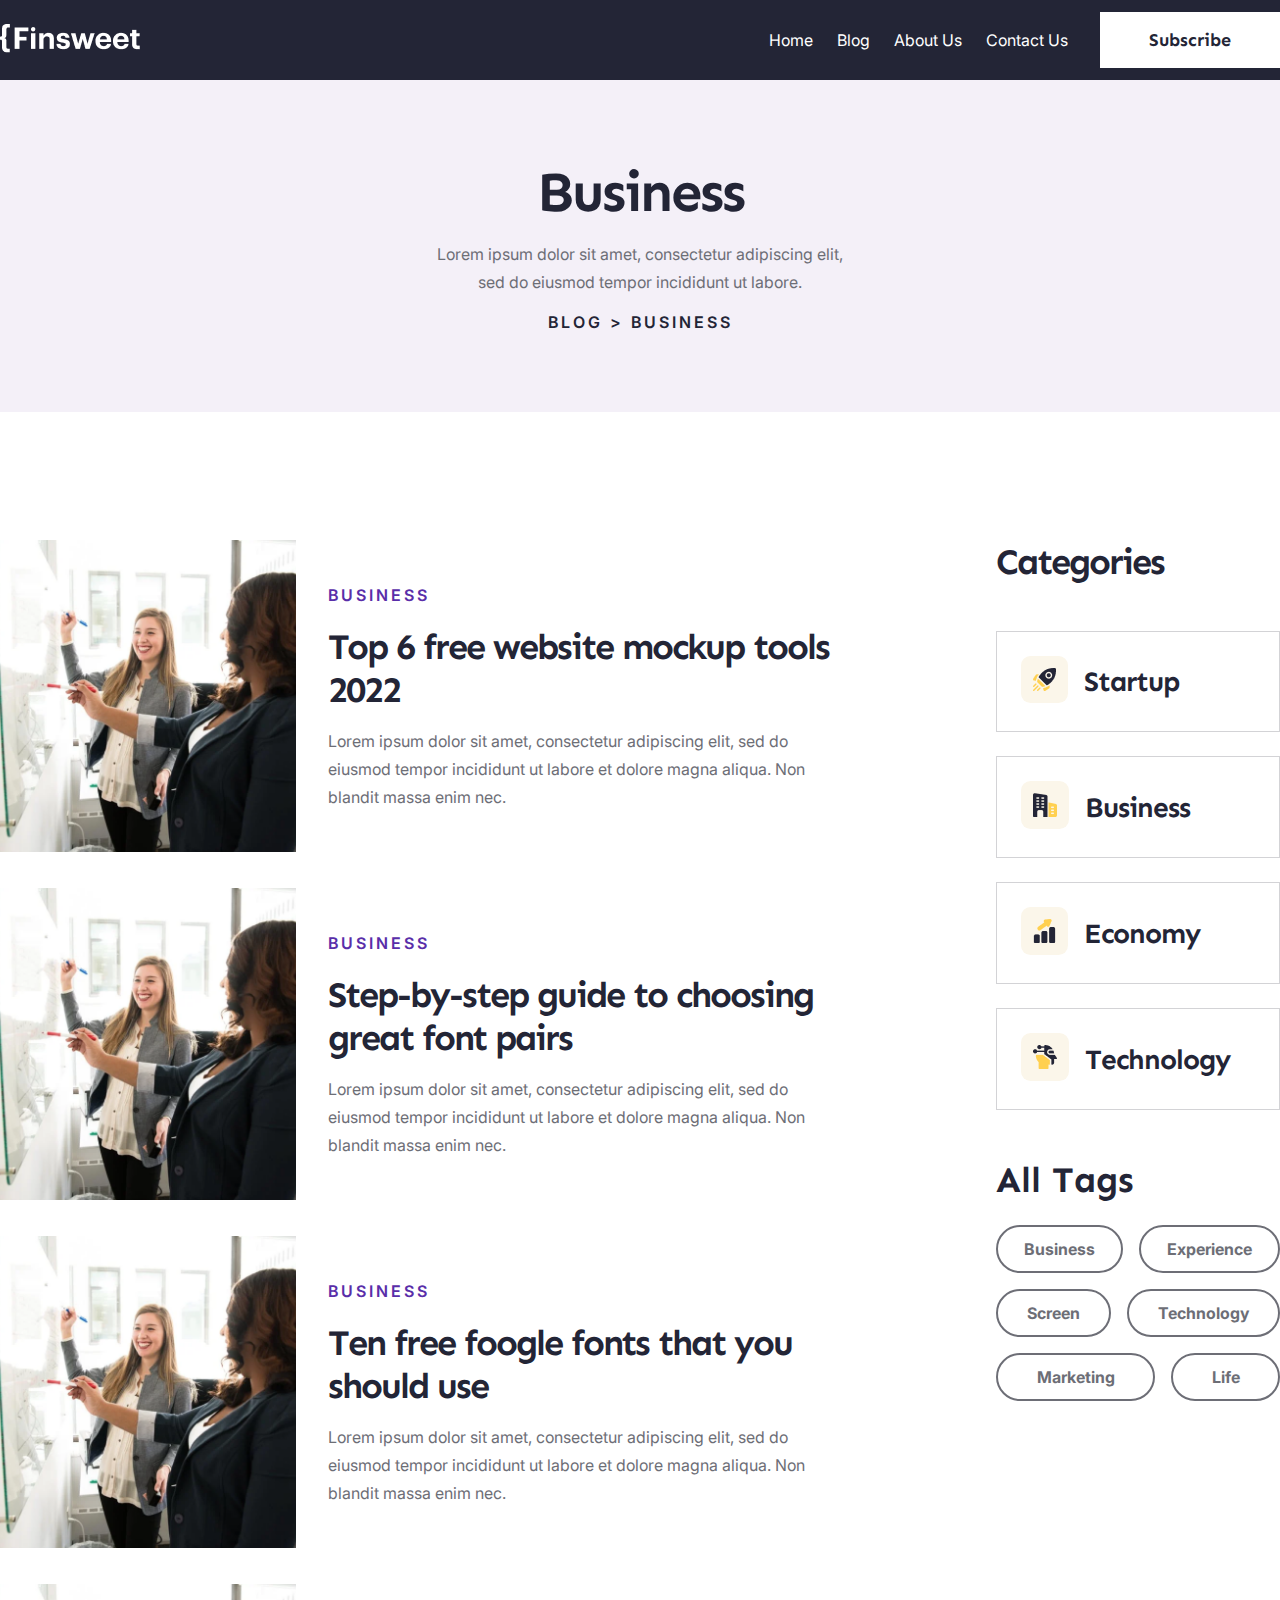
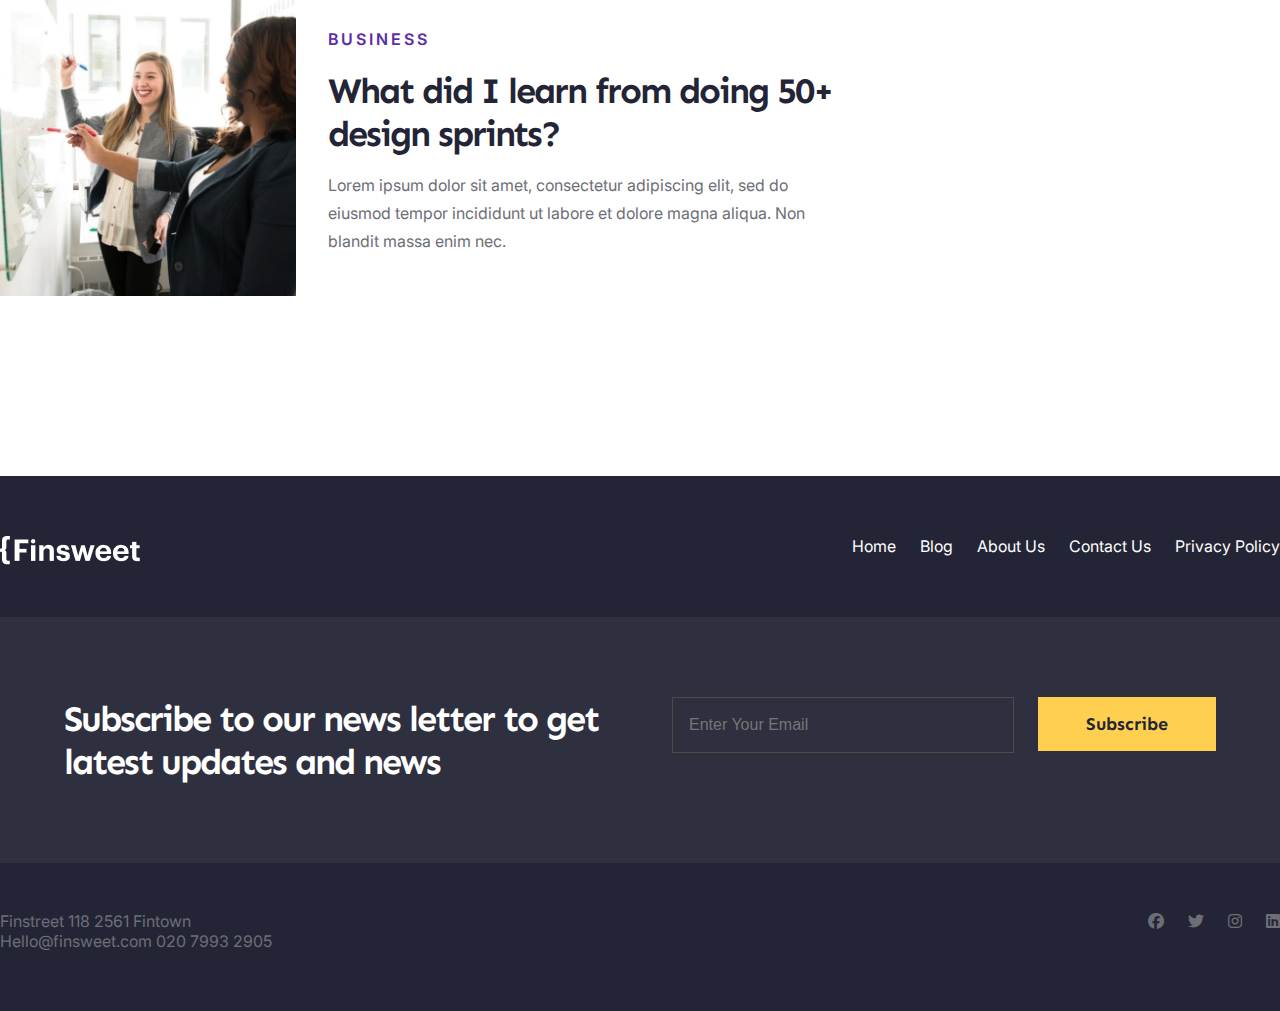
<file: category.html>
<!DOCTYPE html>
<html lang="en">
  <head>
    <meta charset="UTF-8" />
    <meta name="viewport" content="width=device-width, initial-scale=1.0" />
    <title>Category</title>
    <link rel="stylesheet" href="assets/font.css" />
    <link rel="stylesheet" href="assets/styles.css" />
    <link rel="stylesheet" href="assets/responsive.css" />
    <link rel="stylesheet" href="assets/fontawesome/css/all.min.css" />
  </head>
  <body>
    <!-- header -->
    <header class="bg-black">
      <div class="container flex row-between items-center sm-py-3 md-py-3 py-3">
        <a href="index.html" rel="home" aria-label="Trang chủ">
          <img src="assets/images/logo.png" alt="logo" />
        </a>
        <div class="icon-bars">
          <i class="fa-solid fa-bars text-white"></i>
        </div>
        <div class="flex items-center gap-8 nav-links">
          <nav class="flex gap-6" aria-label="Menu">
            <a href="index.html" aria-current="page" class="text-white">Home</a>
            <a href="blog.html" aria-label="Read our blog" class="text-white"
              >Blog</a
            >
            <a
              href="about-us.html"
              aria-label="Learn more about-us"
              class="text-white"
              >About Us</a
            >
            <a
              href="contact-us.html"
              rel="help"
              aria-label="Contact us"
              class="text-white"
              >Contact Us</a
            >
          </nav>
          <button class="btn-secondary">
            <span>Subscribe</span>
          </button>
        </div>
      </div>
    </header>
    <!-- end header -->
    <!-- title category  -->
    <div class="bg-lavender sm-py-12 py-20 flex row-center">
      <section class="text-center w-1/3 md-w-full">
        <h1 class="heading-display -tracking-2">Business</h1>
        <p>
          Lorem ipsum dolor sit amet, consectetur adipiscing elit, sed do
          eiusmod tempor incididunt ut labore.
        </p>
        <h4 class="sub-heading-2">Blog > Business</h4>
      </section>
    </div>
    <!-- end title category  -->

    <div class="container flex md-block gap-36 py-32">
      <div class="w-75 md-w-full flex-col md-py-12 gap-8">
        <article class="flex items-center sm-block gap-8">
          <a href="#">
            <img
              src="assets/images/post/all-posts/thumbnail-01.png"
              alt="thumbnail post"
              class="h-78 w-74 sm-w-full object-cover"
            />
          </a>
          <div>
            <span class="sub-heading-2 text-secondary">Business</span>
            <a href="#">
              <h2 class="heading-h2 -tracking-2 mt-5">
                Top 6 free website mockup tools 2022
              </h2>
            </a>
            <p class="m-0 mt-4">
              Lorem ipsum dolor sit amet, consectetur adipiscing elit, sed do
              eiusmod tempor incididunt ut labore et dolore magna aliqua. Non
              blandit massa enim nec.
            </p>
          </div>
        </article>
        <article class="flex items-center sm-block gap-8">
          <a href="blog-post.html">
            <img
              src="assets/images/post/all-posts/thumbnail-01.png"
              alt="thumbnail post"
              class="h-78 w-74 sm-w-full object-cover"
            />
          </a>
          <div>
            <a href="category.html" class="sub-heading-2 text-secondary"
              >Business</a
            >
            <a href="blog-post.html">
              <h2 class="heading-h2 -tracking-2 mt-5">
                Step-by-step guide to choosing great font pairs
              </h2>
            </a>
            <p class="m-0 mt-4">
              Lorem ipsum dolor sit amet, consectetur adipiscing elit, sed do
              eiusmod tempor incididunt ut labore et dolore magna aliqua. Non
              blandit massa enim nec.
            </p>
          </div>
        </article>
        <article class="flex items-center sm-block gap-8">
          <a href="blog-post.html">
            <img
              src="assets/images/post/all-posts/thumbnail-01.png"
              alt="thumbnail post"
              class="h-78 w-74 sm-w-full object-cover"
            />
          </a>
          <div>
            <a href="category.html" class="sub-heading-2 text-secondary"
              >Business</a
            >
            <a href="blog-post.html">
              <h2 class="heading-h2 -tracking-2 mt-5">
                Ten free foogle fonts that you should use
              </h2>
            </a>
            <p class="m-0 mt-4">
              Lorem ipsum dolor sit amet, consectetur adipiscing elit, sed do
              eiusmod tempor incididunt ut labore et dolore magna aliqua. Non
              blandit massa enim nec.
            </p>
          </div>
        </article>
        <article class="flex items-center sm-block gap-8">
          <a href="blog-post.html">
            <img
              src="assets/images/post/all-posts/thumbnail-01.png"
              alt="thumbnail post"
              class="h-78 w-74 sm-w-full object-cover"
            />
          </a>
          <div>
            <a href="category.html" class="sub-heading-2 text-secondary"
              >Business</a
            >
            <a href="blog-post.html">
              <h2 class="heading-h2 -tracking-2 mt-5">
                What did I learn from doing 50+ design sprints?
              </h2>
            </a>
            <p class="m-0 mt-4">
              Lorem ipsum dolor sit amet, consectetur adipiscing elit, sed do
              eiusmod tempor incididunt ut labore et dolore magna aliqua. Non
              blandit massa enim nec.
            </p>
          </div>
        </article>
      </div>
      <div class="w-25 md-w-full">
        <div class="flex-col gap-12">
          <h2 class="heading-h2 -tracking-2">Categories</h2>
          <section class="flex-col gap-6">
            <div class="border p-6 flex items-center gap-4 item-category">
              <a href="category.html">
                <img
                  src="assets/images/category/startup.png"
                  alt="icon"
                  class="icon"
                />
              </a>
              <a href="category.html">
                <h3 class="-tracking-1 heading-h3">Startup</h3>
              </a>
            </div>
            <div class="border p-6 flex items-center gap-4 item-category">
              <a href="category.html">
                <img
                  src="assets/images/category/business.png"
                  alt="icon"
                  class="icon"
                  width="24px"
                />
              </a>
              <a href="category.html">
                <h3 class="-tracking-1 heading-h3">Business</h3>
              </a>
            </div>
            <div class="border p-6 flex items-center gap-4 item-category">
              <a href="category.html">
                <img
                  src="assets/images/category/economy.png"
                  alt="icon"
                  class="icon"
                />
              </a>
              <a href="category.html">
                <h3 class="-tracking-1 heading-h3">Economy</h3>
              </a>
            </div>
            <div class="border p-6 flex items-center gap-4 item-category">
              <a href="category.html">
                <img
                  src="assets/images/category/technology.png"
                  alt="icon"
                  class="icon"
                />
              </a>
              <a href="category.html">
                <h3 class="-tracking-1 heading-h3">Technology</h3>
              </a>
            </div>
          </section>
          <section>
            <h2 class="heading-h2">All Tags</h2>
            <div class="flex flex-wrap gap-4 row-between mt-6">
              <a href="#" class="btn">Business</a>
              <a href="#" class="btn">Experience</a>
              <a href="#" class="btn">Screen</a>
              <a href="#" class="btn">Technology</a>
              <a href="#" class="btn">Marketing</a>
              <a href="#" class="btn">Life</a>
            </div>
          </section>
        </div>
      </div>
    </div>
    <!-- footer  -->
    <footer class="bg-black py-15 mt-12">
      <div class="container">
        <div class="footer-top">
          <a href="index.html" rel="home" aria-label="Go to home">
            <img src="assets/images/logo.png" alt="logo" />
          </a>
          <nav class="nav-footer">
            <a
              href="index.html"
              rel="home"
              aria-current="page"
              class="text-white"
              >Home</a
            >
            <a
              href="blog.html"
              rel="bookmark"
              aria-label="Read our blog"
              class="text-white"
              >Blog</a
            >
            <a
              href="about-us.html"
              aria-label="Learn more about us"
              class="text-white"
              >About Us</a
            >
            <a
              href="contact-us.html"
              rel="help"
              aria-label="Contact us"
              class="text-white"
              >Contact Us</a
            >
            <a
              href="privacy-policy.html"
              rel="privacy-policy"
              aria-label="View privacy policy"
              class="text-white"
              >Privacy Policy</a
            >
          </nav>
        </div>
        <div class="bg-white-5">
          <div class="newsletter-content">
            <div class="w-50 md-w-full">
              <h2 class="heading-h2 text-white -tracking-2">
                Subscribe to our news letter to get latest updates and news
              </h2>
            </div>
            <div class="newsletter-form w-50 md-w-full">
              <div class="w-full">
                <input
                  type="email"
                  placeholder="Enter Your Email"
                  class="email-input w-full"
                />
              </div>
              <div>
                <button class="btn-primary">
                  <span>Subscribe</span>
                </button>
              </div>
            </div>
          </div>
        </div>
        <div class="social">
          <div class="">
            <address>Finstreet 118 2561 Fintown</address>
            <div>
              <a href="mailto:Hello@finsweet.com">Hello@finsweet.com</a>
              <a href="tel:+02079932905">020 7993 2905</a>
            </div>
          </div>
          <div class="flex gap-6 row-center text-medium-gray">
            <a href="#" rel="icon">
              <i class="fa-brands fa-facebook text-medium-gray icon-social"></i>
            </a>
            <a href="#" rel="icon">
              <i class="fa-brands fa-twitter text-medium-gray icon-social"></i>
            </a>
            <a href="#" rel="icon">
              <i
                class="fa-brands fa-instagram text-medium-gray icon-social"
              ></i>
            </a>
            <a href="#" rel="icon">
              <i class="fa-brands fa-linkedin text-medium-gray icon-social"></i>
            </a>
          </div>
        </div>
      </div>
    </footer>
    <!-- end footer  -->
  </body>
</html>
</file>
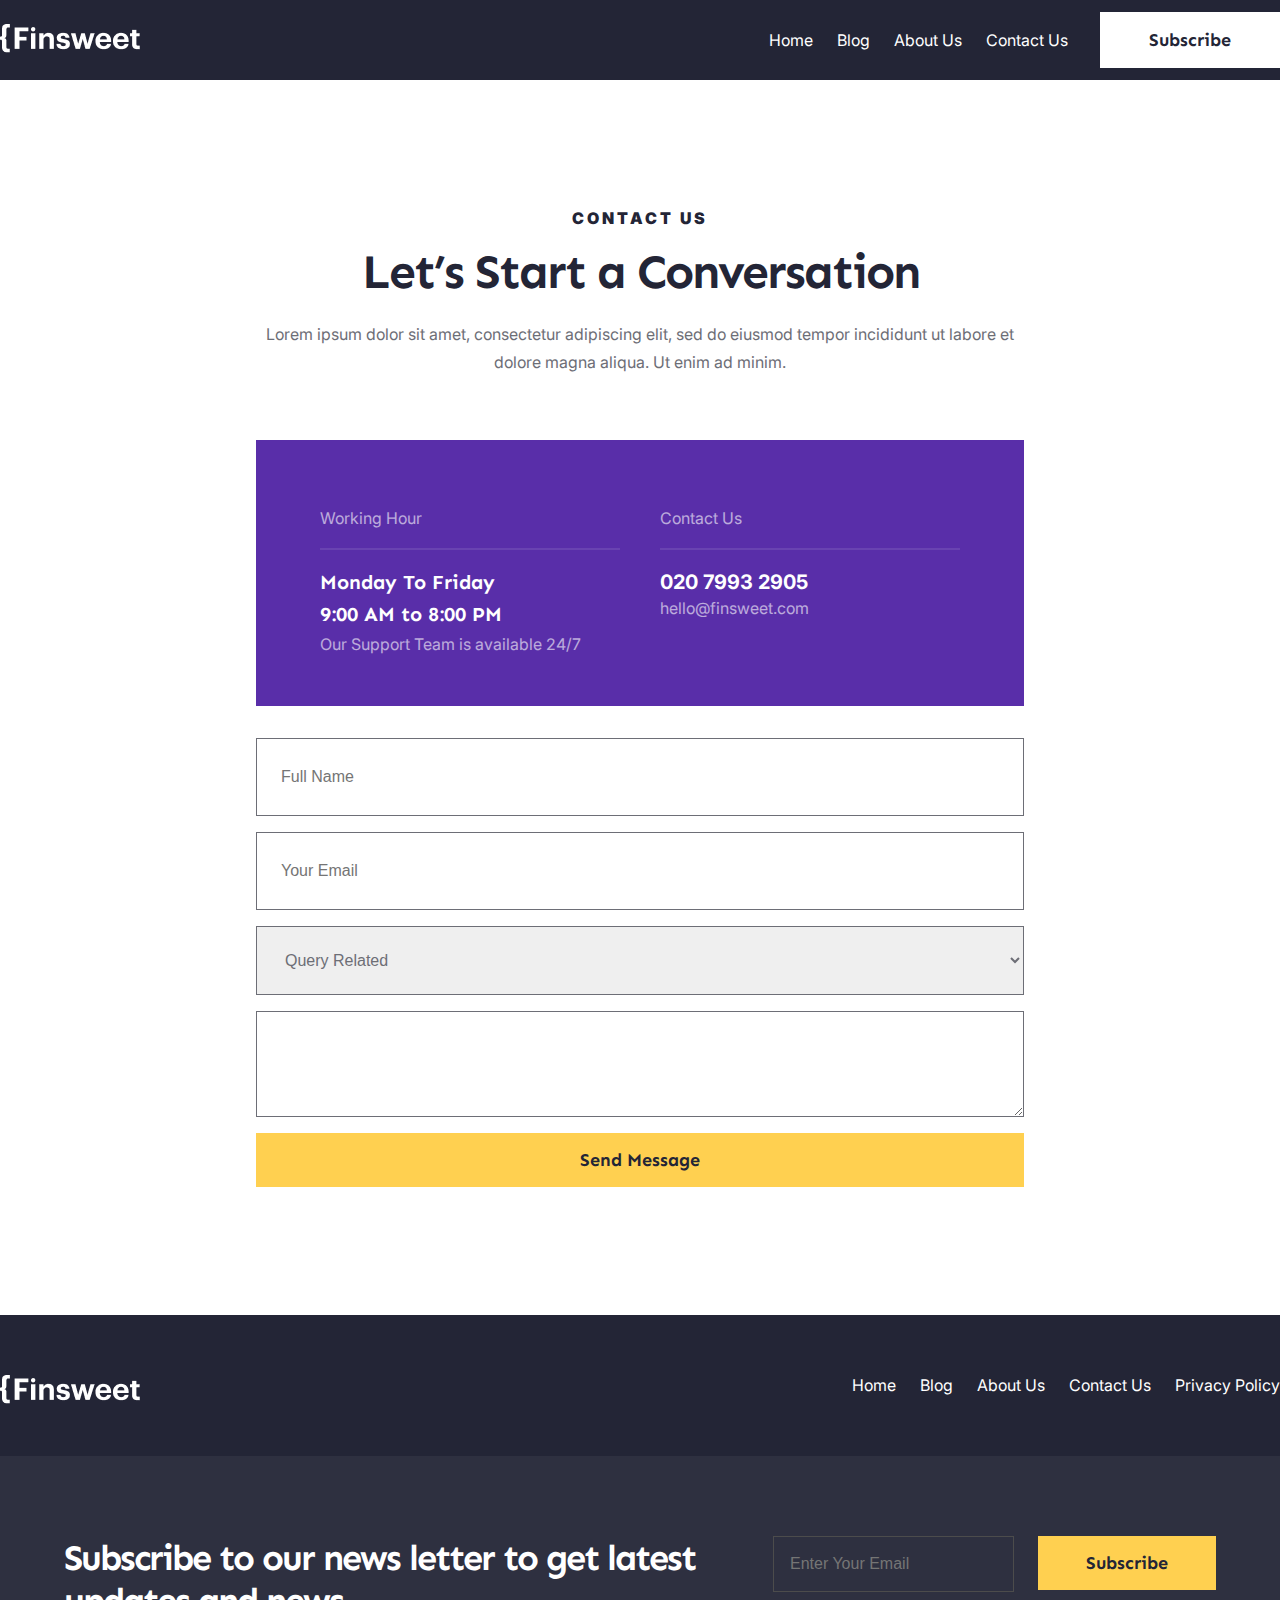
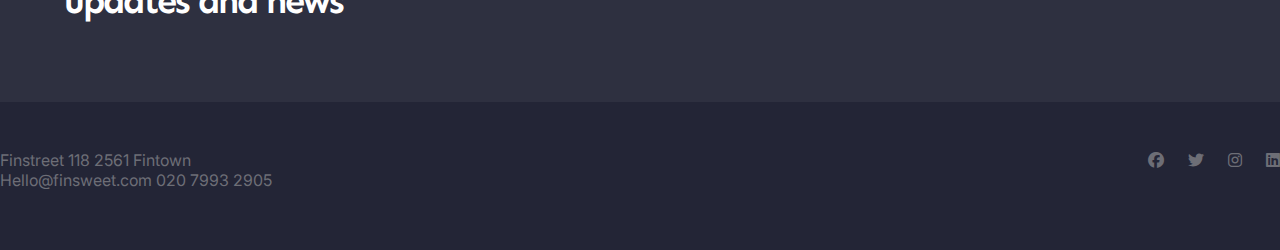
<file: contact-us.html>
<!DOCTYPE html>
<html lang="en">
  <head>
    <meta charset="UTF-8" />
    <meta name="viewport" content="width=device-width, initial-scale=1.0" />
    <title>Contact Us</title>
    <link rel="stylesheet" href="assets/font.css" />
    <link rel="stylesheet" href="assets/styles.css" />
    <link rel="stylesheet" href="assets/responsive.css" />
    <link rel="stylesheet" href="assets/fontawesome/css/all.min.css" />
  </head>
  <body>
    <!-- header -->
    <header class="bg-black">
      <div class="container flex row-between items-center sm-py-3 md-py-3 py-3">
        <a href="index.html" rel="home" aria-label="Trang chủ">
          <img src="assets/images/logo.png" alt="logo" />
        </a>
        <div class="icon-bars">
          <i class="fa-solid fa-bars text-white"></i>
        </div>
        <div class="flex items-center gap-8 nav-links">
          <nav class="flex gap-6" aria-label="Menu">
            <a href="index.html" aria-current="page" class="text-white">Home</a>
            <a href="blog.html" aria-label="Read our blog" class="text-white"
              >Blog</a
            >
            <a
              href="about-us.html"
              aria-label="Learn more about-us"
              class="text-white"
              >About Us</a
            >
            <a
              href="contact-us.html"
              rel="help"
              aria-label="Contact us"
              class="text-white"
              >Contact Us</a
            >
          </nav>
          <button class="btn-secondary">
            <span>Subscribe</span>
          </button>
        </div>
      </div>
    </header>
    <!-- end header -->
    <!-- contact us  -->
    <div class="container max-w-md my-32 md-my-10">
      <section class="text-center">
        <span class="sub-heading font-black text-black">Contact us</span>
        <h1 class="heading-h1 -tracking-2 my-3">Let’s Start a Conversation</h1>
        <p class="pb-8">
          Lorem ipsum dolor sit amet, consectetur adipiscing elit, sed do
          eiusmod tempor incididunt ut labore et dolore magna aliqua. Ut enim ad
          minim.
        </p>
      </section>
      <section class="bg-secondary sm-px-5 px-16 sm-py-5 py-12 text-white my-8">
        <div class="flex sm-flex-col gap-10">
          <div class="w-50 sm-w-full">
            <p class="text-white opacity-60">Working Hour</p>
            <div class="border-white opacity-10"></div>
            <h2 class="heading-h5 text-white mt-4">Monday To Friday</h2>
            <h2 class="heading-h5 text-white">9:00 AM to 8:00 PM</h2>
            <p class="text-white opacity-60 m-0">
              Our Support Team is available 24/7
            </p>
          </div>
          <div class="w-50 sm-w-full">
            <p class="text-white opacity-60">Contact Us</p>
            <div class="border-white opacity-10"></div>
            <div class="mt-4">
              <a href="tel:+02079932905" class="heading-h5 text-white">
                020 7993 2905
              </a>
              <br />
              <a
                href="mailto:hello@finsweet.com"
                class="text-white opacity-60 m-0"
              >
                hello@finsweet.com
              </a>
            </div>
          </div>
        </div>
      </section>
      <section>
        <form action="#" method="POST" class="flex-col gap-4">
          <input type="text" placeholder="Full Name" class="input-default" />
          <input type="text" placeholder="Your Email" class="input-default" />
          <select class="input-default text-medium-gray">
            <option value="">Query Related</option>
          </select>
          <textarea type="text" class="input-default"> </textarea>
          <button class="btn-primary"><span>Send Message</span></button>
        </form>
      </section>
    </div>
    <!-- end contact us  -->
    <!-- footer  -->
    <footer class="bg-black py-15 mt-12">
      <div class="container">
        <div class="footer-top">
          <a href="index.html" rel="home" aria-label="Go to home">
            <img src="assets/images/logo.png" alt="logo" />
          </a>
          <nav class="nav-footer">
            <a
              href="index.html"
              rel="home"
              aria-current="page"
              class="text-white"
              >Home</a
            >
            <a
              href="blog.html"
              rel="bookmark"
              aria-label="Read our blog"
              class="text-white"
              >Blog</a
            >
            <a
              href="about-us.html"
              aria-label="Learn more about us"
              class="text-white"
              >About Us</a
            >
            <a
              href="contact-us.html"
              rel="help"
              aria-label="Contact us"
              class="text-white"
              >Contact Us</a
            >
            <a
              href="privacy-policy.html"
              rel="privacy-policy"
              aria-label="View privacy policy"
              class="text-white"
              >Privacy Policy</a
            >
          </nav>
        </div>
        <div class="bg-white-5">
          <div class="newsletter-content">
            <div>
              <h2 class="heading-h2 text-white -tracking-2">
                Subscribe to our news letter to get latest updates and news
              </h2>
            </div>
            <div class="newsletter-form">
              <div class="">
                <input
                  type="email"
                  placeholder="Enter Your Email"
                  class="email-input"
                />
              </div>
              <div>
                <button class="btn-primary">
                  <span>Subscribe</span>
                </button>
              </div>
            </div>
          </div>
        </div>
        <div class="social">
          <div class="">
            <address>Finstreet 118 2561 Fintown</address>
            <div>
              <a href="mailto:Hello@finsweet.com">Hello@finsweet.com</a>
              <a href="tel:+02079932905">020 7993 2905</a>
            </div>
          </div>
          <div class="flex gap-6 row-center text-medium-gray">
            <a href="#" rel="icon">
              <i class="fa-brands fa-facebook text-medium-gray"></i>
            </a>
            <a href="#" rel="icon">
              <i class="fa-brands fa-twitter text-medium-gray"></i>
            </a>
            <a href="#" rel="icon">
              <i class="fa-brands fa-instagram text-medium-gray"></i>
            </a>
            <a href="#" rel="icon">
              <i class="fa-brands fa-linkedin text-medium-gray"></i>
            </a>
          </div>
        </div>
      </div>
    </footer>
    <!-- end footer  -->
  </body>
</html>
</file>
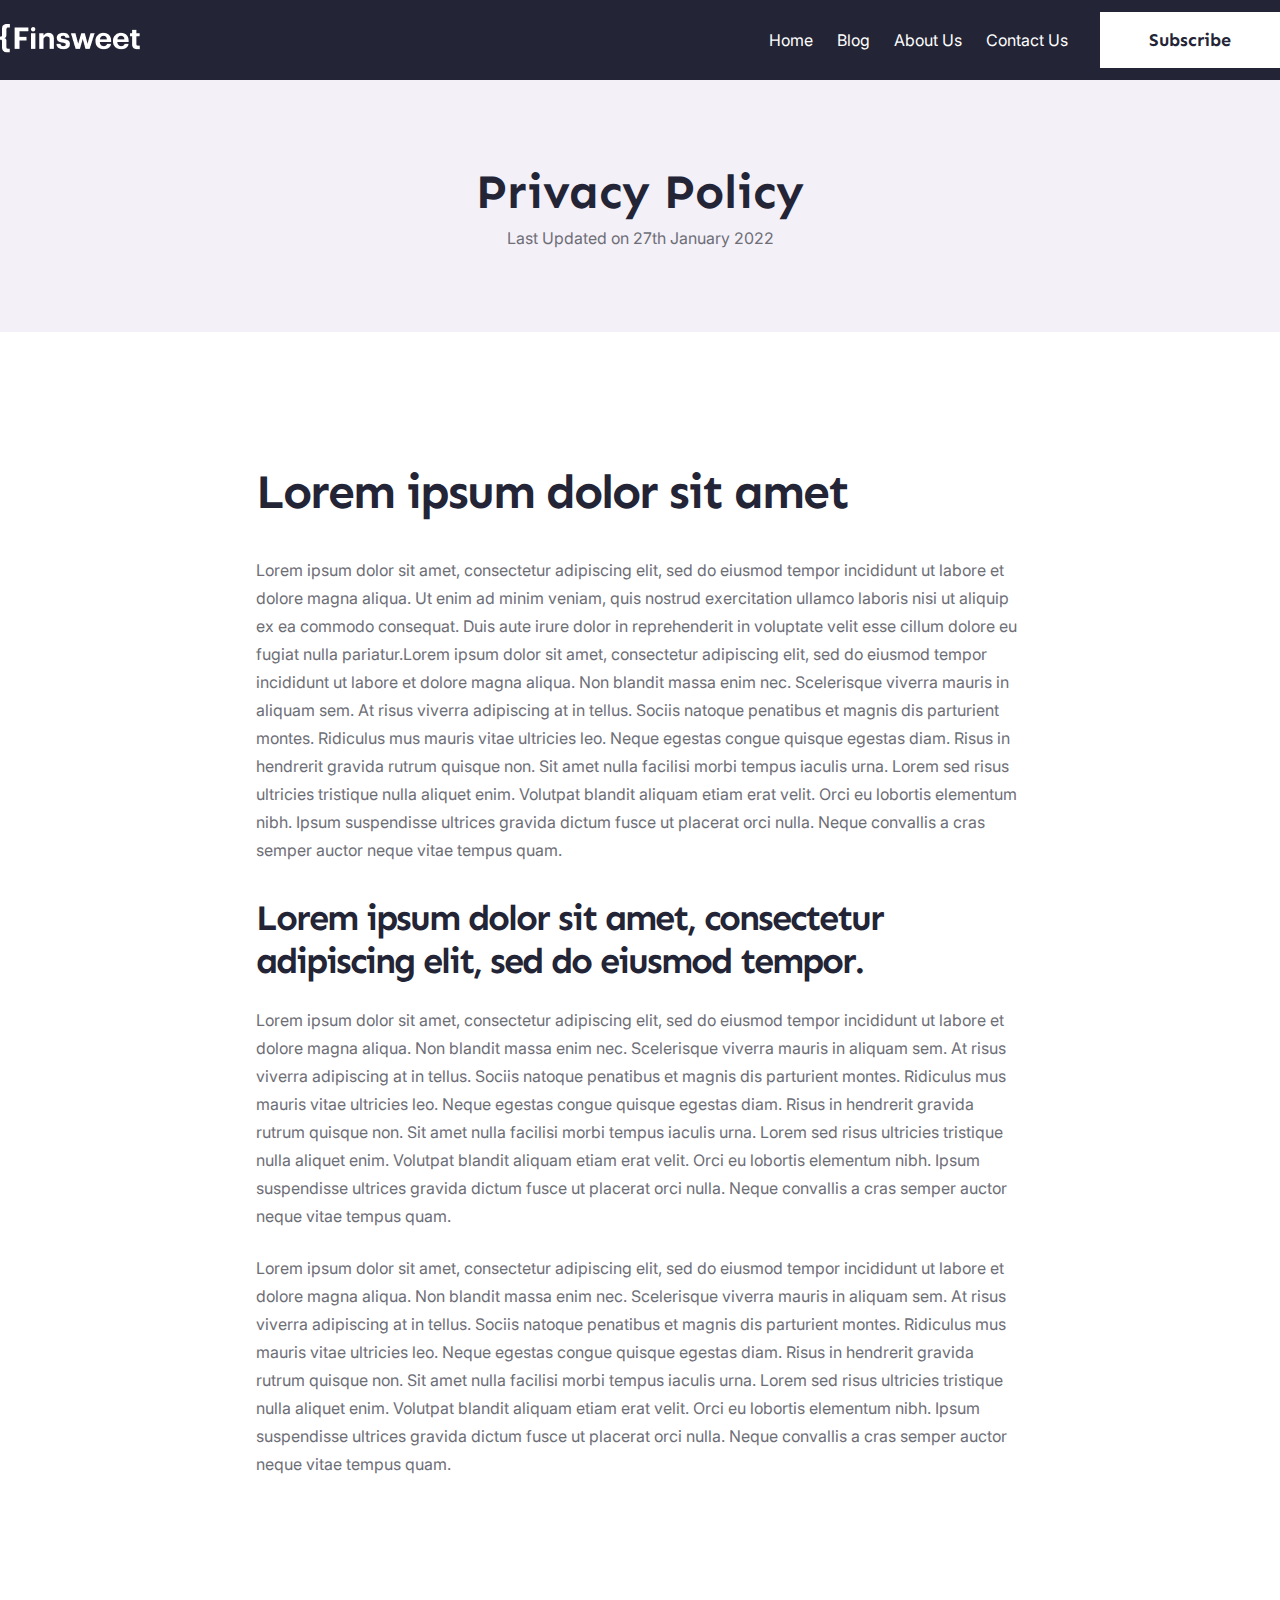
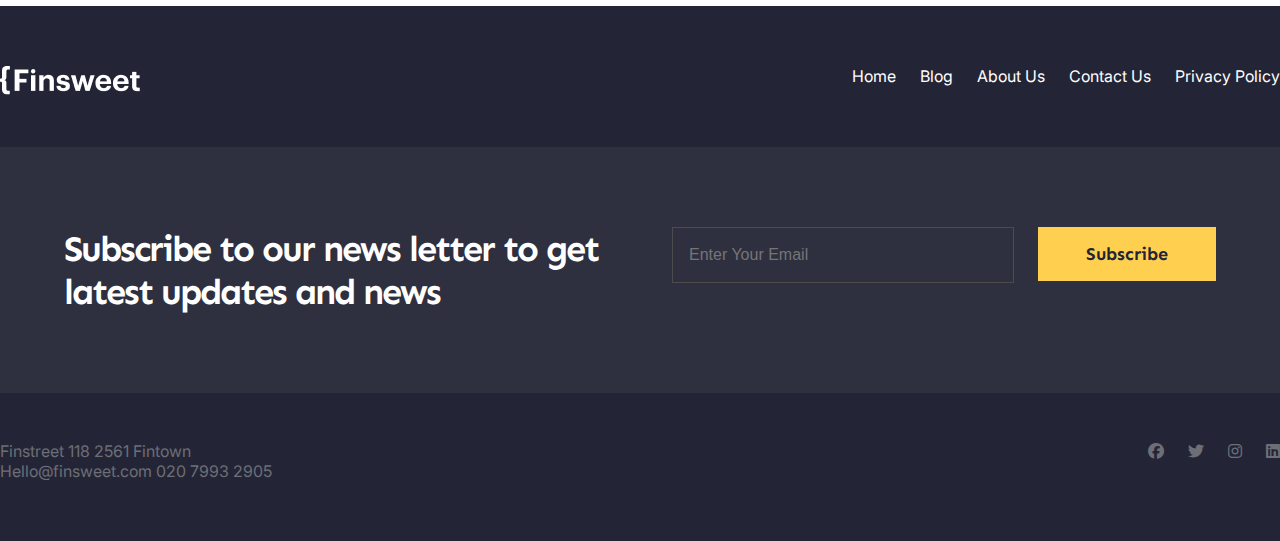
<file: privacy-policy.html>
<!DOCTYPE html>
<html lang="en">
  <head>
    <meta charset="UTF-8" />
    <meta name="viewport" content="width=device-width, initial-scale=1.0" />
    <title>Privac Policy</title>
    <link rel="stylesheet" href="assets/font.css" />
    <link rel="stylesheet" href="assets/styles.css" />
    <link rel="stylesheet" href="assets/responsive.css" />
    <link rel="stylesheet" href="assets/fontawesome/css/all.min.css" />
  </head>
  <body>
    <!-- header -->
    <header class="bg-black">
      <div class="container flex row-between items-center sm-py-3 md-py-3 py-3">
        <a href="index.html" rel="home" aria-label="Trang chủ">
          <img src="assets/images/logo.png" alt="logo" />
        </a>
        <div class="icon-bars">
          <i class="fa-solid fa-bars text-white"></i>
        </div>
        <div class="flex items-center gap-8 nav-links">
          <nav class="flex gap-6" aria-label="Menu">
            <a href="index.html" aria-current="page" class="text-white">Home</a>
            <a href="blog.html" aria-label="Read our blog" class="text-white"
              >Blog</a
            >
            <a
              href="about-us.html"
              aria-label="Learn more about-us"
              class="text-white"
              >About Us</a
            >
            <a
              href="contact-us.html"
              rel="help"
              aria-label="Contact us"
              class="text-white"
              >Contact Us</a
            >
          </nav>
          <button class="btn-secondary">
            <span>Subscribe</span>
          </button>
        </div>
      </div>
    </header>
    <!-- end header -->
    <div class="bg-lavender">
      <section class="text-center container sm-py-12 md-py-12 py-20">
        <h1 class="heading-h1">Privacy Policy</h1>
        <p class="m-0">
          Last Updated on
          <time datetime="2022-01-27">27th January 2022</time>
        </p>
      </section>
    </div>
    <div class="container max-w-md my-12 my-32">
      <section>
        <h2 class="heading-h1 -tracking-2 pb-4">Lorem ipsum dolor sit amet</h2>
        <p>
          Lorem ipsum dolor sit amet, consectetur adipiscing elit, sed do
          eiusmod tempor incididunt ut labore et dolore magna aliqua. Ut enim ad
          minim veniam, quis nostrud exercitation ullamco laboris nisi ut
          aliquip ex ea commodo consequat. Duis aute irure dolor in
          reprehenderit in voluptate velit esse cillum dolore eu fugiat nulla
          pariatur.Lorem ipsum dolor sit amet, consectetur adipiscing elit, sed
          do eiusmod tempor incididunt ut labore et dolore magna aliqua. Non
          blandit massa enim nec. Scelerisque viverra mauris in aliquam sem. At
          risus viverra adipiscing at in tellus. Sociis natoque penatibus et
          magnis dis parturient montes. Ridiculus mus mauris vitae ultricies
          leo. Neque egestas congue quisque egestas diam. Risus in hendrerit
          gravida rutrum quisque non. Sit amet nulla facilisi morbi tempus
          iaculis urna. Lorem sed risus ultricies tristique nulla aliquet enim.
          Volutpat blandit aliquam etiam erat velit. Orci eu lobortis elementum
          nibh. Ipsum suspendisse ultrices gravida dictum fusce ut placerat orci
          nulla. Neque convallis a cras semper auctor neque vitae tempus quam.
        </p>
        <h3 class="heading-h2 -tracking-2 pt-4">
          Lorem ipsum dolor sit amet, consectetur adipiscing elit, sed do
          eiusmod tempor.
        </h3>
        <p class="my-6">
          Lorem ipsum dolor sit amet, consectetur adipiscing elit, sed do
          eiusmod tempor incididunt ut labore et dolore magna aliqua. Non
          blandit massa enim nec. Scelerisque viverra mauris in aliquam sem. At
          risus viverra adipiscing at in tellus. Sociis natoque penatibus et
          magnis dis parturient montes. Ridiculus mus mauris vitae ultricies
          leo. Neque egestas congue quisque egestas diam. Risus in hendrerit
          gravida rutrum quisque non. Sit amet nulla facilisi morbi tempus
          iaculis urna. Lorem sed risus ultricies tristique nulla aliquet enim.
          Volutpat blandit aliquam etiam erat velit. Orci eu lobortis elementum
          nibh. Ipsum suspendisse ultrices gravida dictum fusce ut placerat orci
          nulla. Neque convallis a cras semper auctor neque vitae tempus quam.
        </p>
        <p>
          Lorem ipsum dolor sit amet, consectetur adipiscing elit, sed do
          eiusmod tempor incididunt ut labore et dolore magna aliqua. Non
          blandit massa enim nec. Scelerisque viverra mauris in aliquam sem. At
          risus viverra adipiscing at in tellus. Sociis natoque penatibus et
          magnis dis parturient montes. Ridiculus mus mauris vitae ultricies
          leo. Neque egestas congue quisque egestas diam. Risus in hendrerit
          gravida rutrum quisque non. Sit amet nulla facilisi morbi tempus
          iaculis urna. Lorem sed risus ultricies tristique nulla aliquet enim.
          Volutpat blandit aliquam etiam erat velit. Orci eu lobortis elementum
          nibh. Ipsum suspendisse ultrices gravida dictum fusce ut placerat orci
          nulla. Neque convallis a cras semper auctor neque vitae tempus quam.
        </p>
      </section>
    </div>
    <!-- footer  -->
    <footer class="bg-black py-15 mt-12">
      <div class="container">
        <div class="footer-top">
          <a href="index.html" rel="home" aria-label="Go to home">
            <img src="assets/images/logo.png" alt="logo" />
          </a>
          <nav class="nav-footer">
            <a
              href="index.html"
              rel="home"
              aria-current="page"
              class="text-white"
              >Home</a
            >
            <a
              href="blog.html"
              rel="bookmark"
              aria-label="Read our blog"
              class="text-white"
              >Blog</a
            >
            <a
              href="about-us.html"
              aria-label="Learn more about us"
              class="text-white"
              >About Us</a
            >
            <a
              href="contact-us.html"
              rel="help"
              aria-label="Contact us"
              class="text-white"
              >Contact Us</a
            >
            <a
              href="privacy-policy.html"
              rel="privacy-policy"
              aria-label="View privacy policy"
              class="text-white"
              >Privacy Policy</a
            >
          </nav>
        </div>
        <div class="bg-white-5">
          <div class="newsletter-content">
            <div class="w-50 md-w-full">
              <h2 class="heading-h2 text-white -tracking-2">
                Subscribe to our news letter to get latest updates and news
              </h2>
            </div>
            <div class="newsletter-form w-50 md-w-full">
              <div class="w-full">
                <input
                  type="email"
                  placeholder="Enter Your Email"
                  class="email-input w-full"
                />
              </div>
              <div>
                <button class="btn-primary">
                  <span>Subscribe</span>
                </button>
              </div>
            </div>
          </div>
        </div>
        <div class="social">
          <div class="">
            <address>Finstreet 118 2561 Fintown</address>
            <div>
              <a href="mailto:Hello@finsweet.com">Hello@finsweet.com</a>
              <a href="tel:+02079932905">020 7993 2905</a>
            </div>
          </div>
          <div class="flex gap-6 row-center text-medium-gray">
            <a href="#" rel="icon">
              <i class="fa-brands fa-facebook text-medium-gray icon-social"></i>
            </a>
            <a href="#" rel="icon">
              <i class="fa-brands fa-twitter text-medium-gray icon-social"></i>
            </a>
            <a href="#" rel="icon">
              <i
                class="fa-brands fa-instagram text-medium-gray icon-social"
              ></i>
            </a>
            <a href="#" rel="icon">
              <i class="fa-brands fa-linkedin text-medium-gray icon-social"></i>
            </a>
          </div>
        </div>
      </div>
    </footer>
    <!-- end footer  -->
  </body>
</html>
</file>
<file: assets/font.css>
@font-face {
  font-family: "Sen";
  src: url(../assets/font/sen/sen-regular.ttf);
  font-weight: 400;
  font-style: normal;
}
@font-face {
  font-family: "Sen";
  src: url(../assets/font/sen/sen-medium.ttf);
  font-weight: 500;
  font-style: normal;
}
@font-face {
  font-family: "Sen";
  src: url(../assets/font/sen/sen-bold.ttf);
  font-weight: 700;
  font-style: normal;
}

@font-face {
  font-family: "Inter";
  src: url(../assets/font/inter/inter-regular.ttf);
  font-weight: 400;
  font-style: normal;
}
@font-face {
  font-family: "Inter";
  src: url(../assets/font/inter/inter-semibold.ttf);
  font-weight: 600;
  font-style: normal;
}
@font-face {
  font-family: "Inter";
  src: url(../assets/font/inter/inter-bold.ttf);
  font-weight: 700;
  font-style: normal;
}
@font-face {
  font-family: "Inter";
  src: url(../assets/font/inter/inter-black.ttf);
  font-weight: 900;
  font-style: normal;
}
</file>
<file: assets/styles.css>
/* CSS VARIABLE  */
:root {
  --color-black: #232536;
  --color-white: #ffffff;
  --color-primary: #ffd050;
  --color-secondary: #592ea9;
  --color-dark-gray: #4c4c4c;
  --color-medium-gray: #6d6e76;
  --color-light-gray: #f4f4f4;
  --color-lavender: #f4f0f8;
  --color-light-yellow: #fbf6ea;
  --color-dark-yellow: #edc14a;

  --font-primary: "Inter", sans-serif;
  --font-secondary: "Sen", serif;
}
/* BASE STYLE  */

* {
  box-sizing: border-box;
}

body {
  font-family: var(--font-primary);
  margin: 0;
  color: #232536;
}
p,
span,
address {
  color: var(--color-medium-gray);
}
p {
  line-height: 28px;
}

ul {
  margin-left: 0;
  padding-left: 0;
  list-style: none;
}
li::before {
  content: "";
}

a {
  text-decoration: none;
  color: var(--color-medium-gray);
}
a:hover {
  color: var(--color-primary);
}
address {
  font-style: normal;
}

h1,
h2,
h3,
h4,
h5,
h6 {
  font-family: "Sen";
  margin: 0;
  color: var(--color-black);
}

/* CSS LAYOUT  */
.container {
  max-width: 1280px;
  margin: 0 auto;
}
.flex {
  display: flex;
}
.flex-col {
  display: flex;
  flex-direction: column;
}
.flex-wrap {
  flex-wrap: wrap;
}
.max-w-lg {
  max-width: 1024px;
}
.max-w-md {
  max-width: 768px;
}

.icon-bars {
  display: none;
}

.w-15 {
  width: 15%;
}
.w-20 {
  width: 20%;
}
.w-25 {
  width: 25%;
}

.w-40 {
  width: 40%;
}
.w-45 {
  width: 45%;
}
.w-50 {
  width: 50%;
}
.w-55 {
  width: 55%;
}
.w-60 {
  width: 60%;
}
.w-75 {
  width: 75%;
}
.w-80 {
  width: 80%;
}
.w-90 {
  width: 90%;
}
.w-full {
  width: 100%;
}
.w-1\/3 {
  width: calc(1 / 3 * 100%);
}
.w-2\/3 {
  width: calc(2 / 3 * 100%);
}

.w-74 {
  width: 296px;
}

.h-78 {
  height: 312px;
}
.h-80 {
  height: 320px;
}

.row-between {
  justify-content: space-between;
}
.row-center {
  justify-content: center;
}
.row-end {
  justify-content: end;
}

.items-center {
  align-items: center;
}
.items-end {
  align-items: end;
}

.grid {
  display: grid;
}
.grid-row {
  display: grid;
  grid-template-rows: auto auto 1fr auto;
}

.grid-cols-3 {
  grid-template-columns: repeat(3, 1fr);
}
.grid-cols-4 {
  grid-template-columns: repeat(4, 1fr);
}

.gap-0\.5 {
  gap: 2px;
}
.gap-2 {
  gap: 8px;
}
.gap-4 {
  gap: 16px;
}
.gap-6 {
  gap: 24px;
}
.gap-8 {
  gap: 32px;
}
.gap-10 {
  gap: 40px;
}
.gap-12 {
  gap: 48px;
}
.gap-15 {
  gap: 60px;
}
.gap-16 {
  gap: 64px;
}
.gap-20 {
  gap: 80px;
}
.gap-35 {
  gap: 140px;
}
.gap-36 {
  gap: 144px;
}

/* COMPONENTS STYLE  */
.bg-image {
  background-image: url("../assets/images/hero-section/banner.png");
  background-size: cover;
  background-repeat: no-repeat;
  height: 720px;
}
.bg-about-us {
  background-image: url("../assets/images/hero-section/banner-about-us.png");
  background-size: cover;
  background-repeat: no-repeat;
  width: 100%;
  height: 444px;
}
.bg-black {
  background-color: var(--color-black);
}
.bg-primary {
  background-color: var(--color-primary);
}
.bg-secondary {
  background-color: var(--color-secondary);
}
.bg-lavender {
  background-color: var(--color-lavender);
}
.bg-white {
  background-color: var(--color-white);
}
.bg-white-5 {
  background-color: rgb(255, 255, 255, 0.05);
}
.bg-light-gray {
  background-color: var(--color-light-gray);
}
.bg-light-yellow {
  background-color: var(--color-light-yellow);
}
.bg-dark-gray {
  background-color: var(--color-dark-gray);
}

.btn {
  display: flex;
  justify-content: center;
  align-items: center;
  padding: 6px 24px;
  border: 2px solid var(--color-medium-gray);
  border-radius: 9999px;
  font-size: 16px;
  font-weight: 700;
  line-height: 32px;
  background-color: var(--color-white);
  color: var(--color-medium-gray);
  white-space: nowrap;
  flex-grow: 1;
}
.btn:hover {
  background-color: var(--color-primary);
  border: 2px solid var(--color-dark-yellow);
  color: var(--color-dark-gray);
  transition: all 0.3s ease-in-out;
}

.btn-primary {
  position: relative;
  overflow: hidden;
  background-color: var(--color-primary);
  padding: 16px 48px;
  cursor: pointer;
  border: none;
  font-family: "Sen";
  font-weight: 700;
  font-size: 18px;
  transition: color 0.3s ease-in-out;
}
.btn-primary::before {
  content: "";
  position: absolute;
  top: 0;
  left: -100%;
  width: 100%;
  height: 100%;
  background-color: var(--color-dark-yellow);
  transition: left 0.3s ease-in-out;
  z-index: 0;
}
.btn-primary:hover::before {
  left: 0;
}
.btn-primary span {
  position: relative;
  z-index: 1;
  transition: color 0.3s ease-in-out;
  color: var(--color-black);
}

.btn-secondary {
  position: relative;
  overflow: hidden;
  background-color: var(--color-white);
  color: var(--color-black);
  width: 180px;
  height: 56px;
  cursor: pointer;
  border: none;
  font-family: "Sen", sans-serif;
  font-weight: 700;
  font-size: 18px;
  transition: color 0.3s ease-in-out;
}

.btn-secondary::before {
  content: "";
  position: absolute;
  top: 0;
  left: -100%;
  width: 100%;
  height: 100%;
  background-color: var(--color-primary);
  transition: left 0.3s ease-in-out;
  z-index: 0;
}
.btn-secondary:hover::before {
  left: 0;
}
.btn-secondary span {
  position: relative;
  z-index: 1;
  transition: color 0.3s ease-in-out;
  color: var(--color-black);
}

.btn-prev-slide {
  background-color: var(--color-white);
  padding: 16px 18px;
  border-radius: 100%;
  border-style: none;
  cursor: pointer;
  transition: background 0.3s ease, transform 0.3s ease;
}
.btn-prev-slide:hover {
  background-color: var(--color-black);
  color: var(--color-light-gray);
  transform: scale(1.2);
}
.btn-next-slide {
  background-color: var(--color-white);
  padding: 16px 18px;
  border-radius: 100%;
  border-style: none;
  cursor: pointer;
  transition: background 0.3s ease, transform 0.3s ease;
}
.btn-next-slide:hover {
  background-color: var(--color-black);
  color: var(--color-light-gray);
  transform: scale(1.2);
}

.heading-display {
  font-size: 56px;
  font-weight: 700;
  line-height: 64px;
}
.heading-h1 {
  font-size: 48px;
  font-weight: 700;
  line-height: 64px;
}
.heading-h2 {
  font-size: 36px;
  font-weight: 700;
}
.heading-h3 {
  font-size: 28px;
  font-weight: 700;
}
.heading-h4 {
  font-size: 24px;
  font-weight: 700;
}
.heading-h5 {
  font-size: 20px;
  font-weight: 700;
  line-height: 32px;
}
.sub-heading {
  font-family: var(--font-primary);
  font-size: 16px;
  font-weight: 500;
  line-height: 20px;
  letter-spacing: 3px;
  text-transform: uppercase;
}

.sub-heading-2 {
  font-family: var(--font-primary);
  font-size: 16px;
  font-weight: 600;
  line-height: 20px;
  letter-spacing: 3px;
  text-transform: uppercase;
}

.avatar {
  width: 128px;
  height: 128px;
  border-radius: 100%;
  object-fit: cover;
}

.avatar-reader {
  width: 48px;
  height: 48px;
  border-radius: 100%;
  object-fit: cover;
}
.item-author {
  background-color: var(--color-light-gray);
  text-align: center;
  padding: 40px;
}

.grid-author {
  display: grid;
  grid-template-columns: repeat(4, 1fr);
  gap: 32px;
}
.list-blog {
  display: flex;
  justify-content: space-between;
}
.title {
  display: none;
}
.feedback {
  display: flex;
  padding: 80px 96px;
  column-gap: 80px;
}

.carousel {
  position: relative;
  width: 100%;
  overflow: hidden;
}
.carousel-content {
  display: flex;
  transition: transform 0.5s ease-in-out;
}
.carousel-item {
  min-width: 100%;
  transition: transform 0.5 ease-in-out;
}

.item-author:hover {
  background-color: var(--color-light-yellow);
  transition: all 0.3s ease-in-out;
  transform: translateY(-3px);
  box-shadow: 3px 5px 8px var(--color-medium-gray);
}
.item-post {
  padding: 32px 112px 32px 32px;
}
.item-post h4 {
  margin-top: 8px;
  font-size: 24px;
  line-height: 32px;
}

.section {
  display: flex;
  gap: 60px;
  padding-top: 96px;
  padding-bottom: 96px;
  padding-left: 80px;
  padding-right: 80px;
}
.about-us {
  width: 50%;
}
.our-mission {
  width: 50%;
}

.list-category {
  display: grid;
  grid-template-columns: repeat(4, 1fr);
  gap: 32px;
  margin-top: 48px;
}
.our-story img {
  width: auto;
}
.our-story-content {
  background-color: white;
  width: 55%;
  padding-top: 96px;
  padding-bottom: 96px;
  padding-left: 80px;
  padding-right: 80px;
}

.item-post:hover {
  background-color: var(--color-light-yellow);
  transition: all 0.3s ease-in-out;
}

.icon {
  padding: 12px;
  border-radius: 20%;
  background-color: var(--color-light-yellow);
  box-sizing: content-box;
}
.icon-social:hover {
  color: var(--color-primary);
  transition: all 0.3s ease-in-out;
}
.item-category {
  padding: 32px;
  background-color: var(--color-white);
  color: var(--color-medium-gray);
  border-color: #6d6e764d;
  border-width: 1px;
  border-style: solid;
}

.item-category p {
  line-height: 28px;
  padding: 0px;
}
.item-category:hover {
  background-color: var(--color-primary);
  transition: all 0.3s ease-in-out;
  transform: translateY(-3px);
  box-shadow: 3px 5px 8px var(--color-medium-gray);
}

.item-categories:hover {
  background-color: var(--color-primary);
  transition: all 0.3s ease-in-out;
  transform: translateY(-3px);
  box-shadow: 3px 5px 8px var(--color-medium-gray);
}

.list-post {
  display: flex;
  gap: 32px;
  margin-top: 96px;
  margin-bottom: 96px;
}
.featured-post {
  width: 60%;
}
.all-post {
  width: 40%;
}

.footer-top {
  display: flex;
  justify-content: space-between;
}

.nav-footer {
  display: flex;
  gap: 24px;
}

.newsletter-form {
  display: flex;
  gap: 24px;
}
.email-input {
  padding: 18px 16px;
  border: 1px solid var(--color-dark-gray);
  font-size: 16px;
  outline: none;
  background: transparent;
  color: white;
}

.input-default {
  padding: 24px;
  outline: none;
  border: 1px solid var(--color-medium-gray);
  width: 100%;
  box-sizing: border-box;
  color: var(--color-black);
  font-size: 16px;
  line-height: 28px;
}

.newsletter-content {
  display: flex;
  gap: 64px;
  padding: 80px 64px;
  margin: 48px 0px;
}

.social {
  display: flex;
  justify-content: space-between;
}

.marquee {
  display: inline-block;
  position: relative;
  overflow: hidden;
  white-space: nowrap;
}
.marquee-content {
  display: flex;
  justify-content: space-between;
  align-items: center;
  gap: 32px;
  width: max-content;
  animation: marquee 5s linear infinite;
}

.marquee-content::after {
  content: "";
  display: flex;
  gap: 32px;
}

.marquee:hover .marquee-content {
  animation-play-state: paused;
}
@keyframes marquee {
  from {
    transform: translateX(0%);
  }
  to {
    transform: translateX(-50%);
  }
}

.btn-prev {
  background: none;
  border: none;
  color: var(--color-medium-gray);
  font-size: 24px;
  font-weight: 700;
  line-height: 32px;
  cursor: pointer;
}
.btn-prev:hover {
  color: var(--color-black);
  font-size: 28px;
  transform: scale(1.2);
}
.btn-next {
  background: none;
  border: none;
  color: var(--color-medium-gray);
  font-size: 24px;
  font-weight: 700;
  line-height: 32px;
  cursor: pointer;
}
.btn-next:hover {
  color: var(--color-black);
  font-size: 28px;
  letter-spacing: -1px;
  transition: all 0.3s ease-in-out;
}

.introduce {
  border-top: 24px solid var(--color-secondary);
  position: relative;
  width: 30%;
}
.introduce::before {
  content: "";
  position: absolute;
  width: 130%;
  height: 24px;
  left: 312px;
  display: block;
  top: -24px;
  right: 0;
  background-color: var(--color-primary);
}

.decor-bar {
  border-top: 24px solid var(--color-primary);
  position: relative;
  width: 75%;
}

.decor-bar::after {
  content: "";
  position: absolute;
  height: 24px;
  left: 100%;
  top: -24px;
  width: 35%;
  background-color: var(--color-secondary);
}

/* UTILITIES STYLE  */
.px-4 {
  padding-left: 16px;
  padding-right: 16px;
}
.px-8 {
  padding-left: 32px;
  padding-right: 32px;
}
.px-10 {
  padding-left: 40px;
  padding-right: 40px;
}
.px-16 {
  padding-left: 64px;
  padding-right: 64px;
}
.px-20 {
  padding-left: 80px;
  padding-right: 80px;
}
.px-27 {
  padding-left: 108px;
  padding-right: 108px;
}
.px-28 {
  padding-left: 112px;
  padding-right: 112px;
}
.py-3 {
  padding-top: 12px;
  padding-bottom: 12px;
}
.py-4 {
  padding-top: 16px;
  padding-bottom: 16px;
}
.py-5 {
  padding-top: 20px;
  padding-bottom: 20px;
}
.py-6 {
  padding-top: 24px;
  padding-bottom: 24px;
}
.py-8 {
  padding-top: 32px;
  padding-bottom: 32px;
}
.py-12 {
  padding-top: 48px;
  padding-bottom: 48px;
}
.py-15 {
  padding-top: 60px;
  padding-bottom: 60px;
}
.py-16 {
  padding-top: 64px;
  padding-bottom: 64px;
}
.py-20 {
  padding-top: 80px;
  padding-bottom: 80px;
}
.py-24 {
  padding-top: 96px;
  padding-bottom: 96px;
}
.py-32 {
  padding-top: 128px;
  padding-bottom: 128px;
}
.p-3 {
  padding: 12px;
}
.p-6 {
  padding: 24px;
}
.p-8 {
  padding: 32px;
}
.p-10 {
  padding: 40px;
}
.p-16 {
  padding: 64px;
}

.pt-4 {
  padding-top: 16px;
}
.pt-32 {
  padding-top: 128px;
}
.pr-18 {
  padding-right: 72px;
}
.pr-20 {
  padding-right: 80px;
}
.pr-34 {
  padding-right: 136px;
}
.pl-27 {
  padding-left: 108px;
}
.pb-4 {
  padding-bottom: 16px;
}
.pb-8 {
  padding-bottom: 32px;
}
.pb-12 {
  padding-bottom: 48px;
}
.my-3 {
  margin-top: 12px;
  margin-bottom: 12px;
}
.my-6 {
  margin-top: 24px;
  margin-bottom: 24px;
}
.my-8 {
  margin-top: 32px;
  margin-bottom: 32px;
}
.my-12 {
  margin-top: 48px;
  margin-bottom: 48px;
}
.my-16 {
  margin-top: 64px;
  margin-bottom: 64px;
}
.my-24 {
  margin-top: 96px;
  margin-bottom: 96px;
}
.my-32 {
  margin-top: 128px;
  margin-bottom: 128px;
}
.m-0 {
  margin: 0;
}

.mt-1 {
  margin-top: 1px;
}

.mt-2 {
  margin-top: 8px;
}
.mt-4 {
  margin-top: 16px;
}
.mt-5 {
  margin-top: 20px;
}
.mt-6 {
  margin-top: 24px;
}
.mt-8 {
  margin-top: 32px;
}
.mt-12 {
  margin-top: 48px;
}
.mt-24 {
  margin-top: 96px;
}

.mt-28 {
  margin-top: 112px;
}
.mt-32 {
  margin-top: 128px;
}

.mb-5 {
  margin-bottom: 20px;
}

.ml-27 {
  margin-left: 108px;
}

.text-white {
  color: var(--color-white);
}
.text-black {
  color: var(--color-black);
}
.text-primary {
  color: var(--color-primary);
}
.text-secondary {
  color: var(--color-secondary);
}
.text-medium-gray {
  color: var(--color-medium-gray);
}

.border {
  color: var(--color-medium-gray);
  border-color: #6d6e764d;
  border-width: 1px;
  border-style: solid;
}
.border-white {
  border: 1px solid var(--color-white);
}
.-tracking-1 {
  letter-spacing: -1px;
}
.-tracking-2 {
  letter-spacing: -2px;
}
.tracking-3 {
  letter-spacing: 3px;
}

.leading-7 {
  line-height: 28px;
}

.font-black {
  font-weight: 900;
}
.font-medium {
  font-weight: 600;
}
.font-bold {
  font-weight: 700;
}

.text-center {
  text-align: center;
}

.absolute {
  position: absolute;
}

.relative {
  position: relative;
}

.uppercase {
  text-transform: uppercase;
}

.object-cover {
  object-fit: cover;
}
.bottom-0 {
  bottom: 0;
}
.right-0 {
  right: 0;
}
.-bottom-16 {
  bottom: -64px;
}
.right-45 {
  right: 45%;
}

.z-index-1 {
  z-index: 1;
}

.grow-0 {
  flex-grow: 0;
}

.opacity-60 {
  opacity: 60%;
}
.opacity-10 {
  opacity: 10%;
}

.hidden {
  display: none;
}
</file>
<file: assets/responsive.css>
@media (max-width: 1024px) {
  /* BASE  */
  .container {
    max-width: 1024px;
    margin: auto;
    padding: 0px 20px;
  }
  /* LAYOUT  */
  .nav-links {
    display: none;
  }
  .icon-bars {
    display: block;
  }
  .md-block {
    display: block;
  }
  .md-grid-cols-2 {
    grid-template-columns: repeat(2, 1fr);
  }
  .md-flex {
    display: flex;
  }
  .md-row-center {
    justify-content: center;
  }
  .md-hidden {
    display: none;
  }

  .md-w-full {
    width: 100%;
  }
  .md-w-50 {
    width: 50%;
  }
  /* TYPOGRAPHY   */
  .md-text-center {
    text-align: center;
  }

  /* COMPONENTS  */
  .bg-image {
    height: 600px;
  }
  .list-post {
    display: flex;
    flex-direction: column;
    gap: 32px;
    margin-top: 48px;
    margin-bottom: 48px;
  }
  .featured-post {
    width: 100%;
  }
  .all-post {
    width: 100%;
  }
  .item-post {
    padding: 32px;
  }
  .list-category {
    display: grid;
    grid-template-columns: repeat(2, 1fr);
    gap: 20px;
    margin-top: 40px;
  }
  .item-category {
    text-align: center;
  }
  .grid-author {
    display: grid;
    grid-template-columns: repeat(2, 1fr);
    gap: 32px;
  }
  .list-blog {
    display: flex;
    justify-content: space-between;
    flex-wrap: wrap;
    gap: 10px;
  }
  .feedback {
    display: flex;
    flex-direction: column;
    padding: 40px 10px;
    gap: 20px;
  }
  .feedback-left {
    width: 100%;
  }
  .feedback-right {
    width: 100%;
  }
  .newsletter-content {
    display: block;
    gap: 64px;
    padding: 80px 96px;
  }
  .our-story-content {
    position: static;
    width: 100%;
    padding: 20px 0px;
  }
  .our-story img {
    width: 100%;
  }

  /* UTILITES  */

  .md-my-10 {
    margin-top: 40px;
    margin-bottom: 40px;
  }

  .md-px-0 {
    padding-left: 0px;
    padding-right: 0px;
  }
  .md-px-3 {
    padding-left: 12px;
    padding-right: 12px;
  }
  .md-py-3 {
    padding-top: 12px;
    padding-bottom: 12px;
  }
  .md-py-5 {
    padding-top: 20px;
    padding-bottom: 20px;
  }
  .md-py-12 {
    padding-top: 48px;
    padding-bottom: 48px;
  }
  .md-py-20 {
    padding-top: 40px;
    padding-bottom: 40px;
  }
  .my-12 {
    margin-top: 48px;
    margin-bottom: 48px;
  }
  .pt-20 {
    padding-top: 80px;
    padding-bottom: 80px;
  }
  .md-pr-0 {
    padding-right: 0px;
  }
  .md-mt-5 {
    margin-top: 20px;
  }
  .md-ml-0 {
    margin-left: 0;
  }
  .md-mt-10 {
    margin-top: 40px;
  }

  .md-bottom-0 {
    bottom: 0;
  }
}

@media (max-width: 640px) {
  /* BASE  */
  .container {
    max-width: 100%;
    margin-left: auto;
    margin-right: auto;
    padding: 0 20px;
  }

  /* LAYOUT  */
  .sm-w-full {
    width: 100%;
  }
  .sm-w-50 {
    width: 100%;
  }
  .sm-flex-col {
    display: flex;
    flex-direction: column;
  }
  .sm-grid-cols-1 {
    grid-template-columns: repeat(1, 1fr);
  }

  .sm-block {
    display: block;
  }

  /* COMPONENTS  */
  .heading-display {
    font-size: 36px;
    font-weight: 700;
    line-height: normal;
  }
  .heading-h1 {
    font-size: 32px;
    font-weight: 700;
    line-height: normal;
  }
  .heading-h2 {
    font-size: 28px;
    font-weight: 700;
    line-height: normal;
  }
  .heading-h3 {
    font-size: 24px;
    font-weight: 700;
    line-height: normal;
  }
  .section {
    display: flex;
    flex-direction: column;
    padding: 20px;
    gap: 60px;
  }
  .about-us {
    width: 100%;
  }
  .our-mission {
    width: 100%;
  }

  .list-category {
    display: grid;
    grid-template-columns: repeat(1, 1fr);
    gap: 10px;
    margin-top: 40px;
  }
  .absolute {
    position: static;
    margin-top: 20px;
  }
  .our-story-content {
    width: 100%;
    padding: 0px;
  }
  .our-story img {
    width: 100%;
  }
  .grid-author {
    display: grid;
    grid-template-columns: repeat(1, 1fr);
    gap: 10px;
  }
  .list-blog {
    display: flex;
    justify-content: center;
    flex-wrap: wrap;
    gap: 10px;
  }
  .title {
    display: block;
    margin-bottom: 32px;
  }
  .feedback {
    display: flex;
    flex-direction: column;
    padding: 40px 10px;
    gap: 20px;
  }
  .feedback-left {
    width: 100%;
  }
  .feedback-right {
    width: 100%;
  }

  .footer-top {
    display: flex;
    flex-direction: column;
    gap: 24px;
  }

  .nav-footer {
    display: flex;
    flex-direction: column;
    gap: 24px;
  }
  .newsletter-content {
    display: flex;
    flex-direction: column;
    gap: 20px;
    padding: 80px 10px;
  }
  .newsletter-content h2 {
    text-align: center;
  }
  .newsletter-form {
    display: flex;
    flex-direction: column;
    gap: 10px;
  }
  .email-input {
    padding: 18px 16px;
    border: 1px solid var(--color-dark-gray);
    font-size: 16px;
    outline: none;
    width: 100%;
    background: transparent;
    color: white;
  }
  .btn-primary {
    background-color: var(--color-primary);
    height: 56px;
    width: 100%;
    cursor: pointer;
    font-family: "Sen";
    font-weight: 700;
    font-size: 18px;
  }
  .social {
    display: flex;
    flex-direction: column;
    gap: 10px;
    text-align: center;
  }

  /* UTILITES  */

  .sm-px-5 {
    padding-left: 20px;
    padding-right: 20px;
  }
  .sm-py-3 {
    padding-top: 12px;
    padding-bottom: 12px;
  }
  .sm-py-5 {
    padding-top: 20px;
    padding-bottom: 20px;
  }
  .sm-py-10 {
    padding-top: 40px;
    padding-bottom: 40px;
  }
  .sm-py-12 {
    padding-top: 48px;
    padding-bottom: 48px;
  }
  .sm-pt-16 {
    padding-top: 64px;
  }
  .sm-my-10 {
    margin-top: 40px;
    margin-bottom: 40px;
  }

  .sm-hidden {
    display: none;
  }
}
</file>
